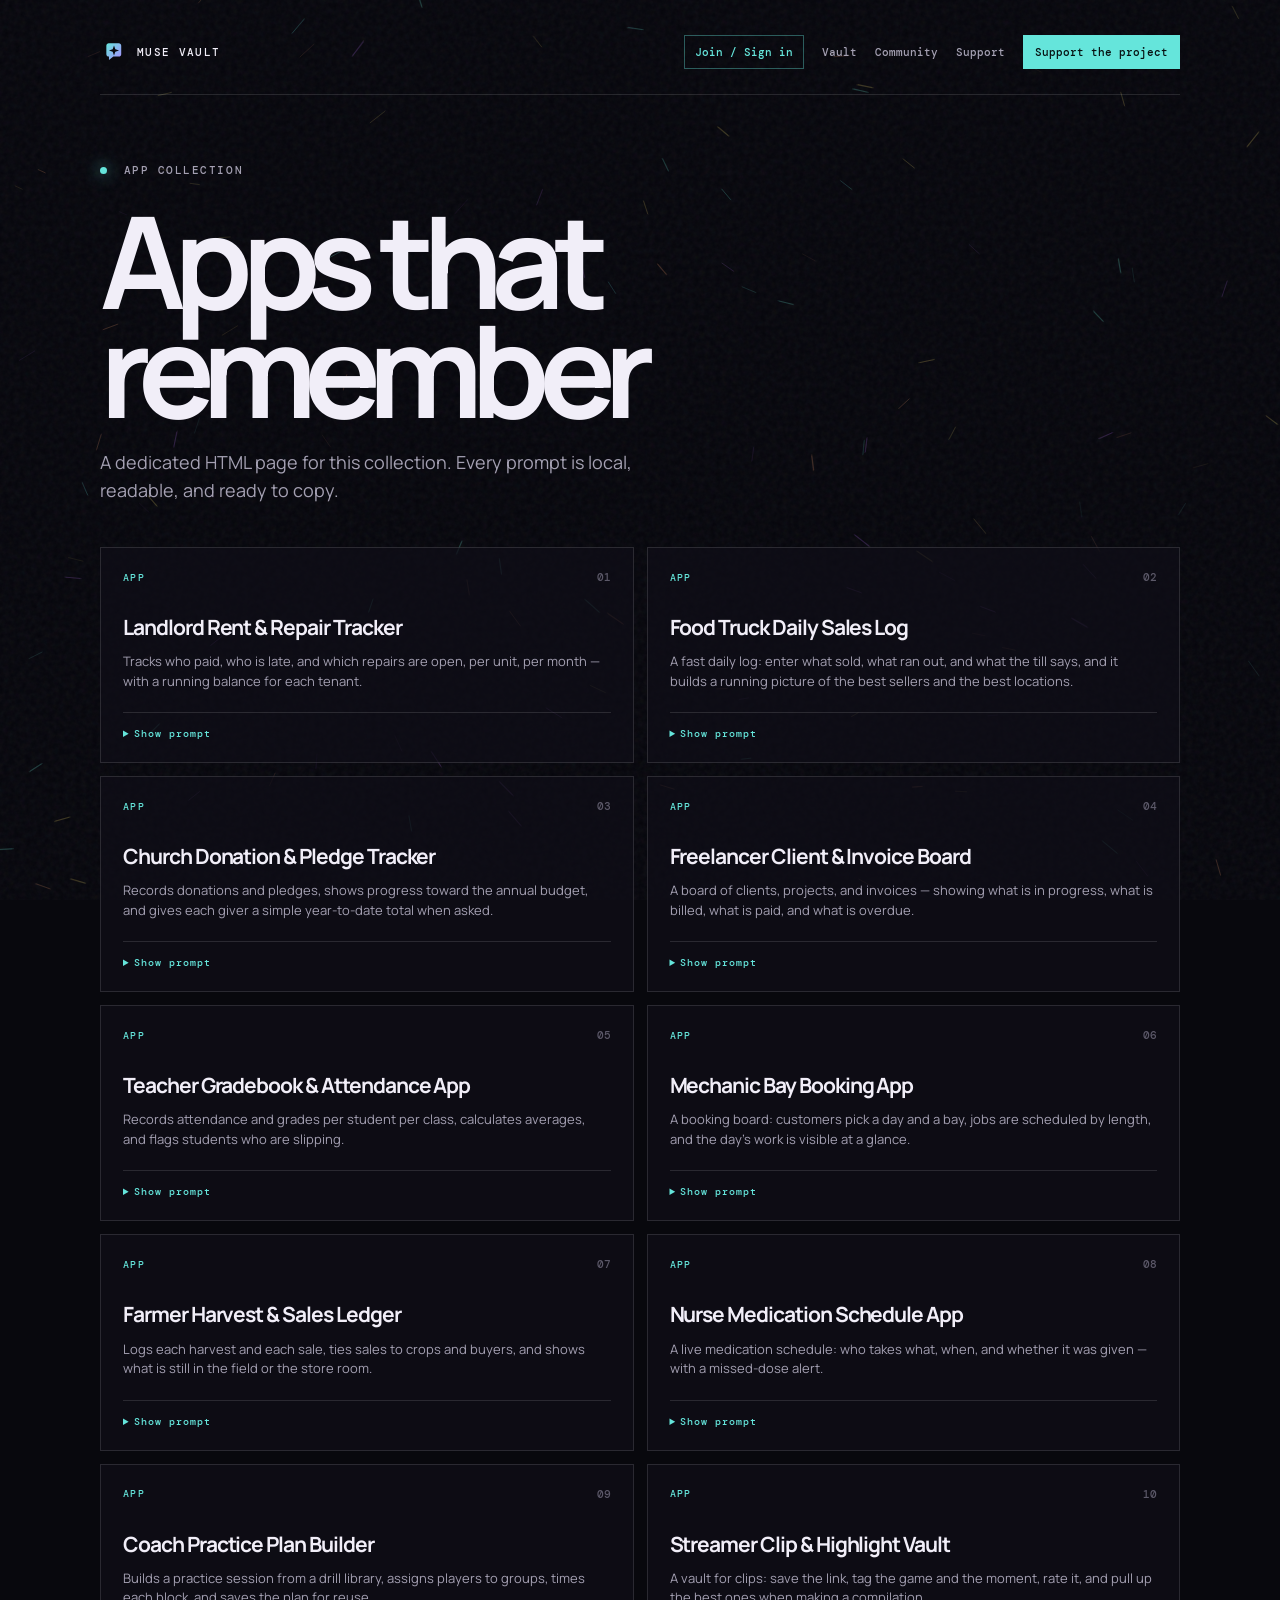
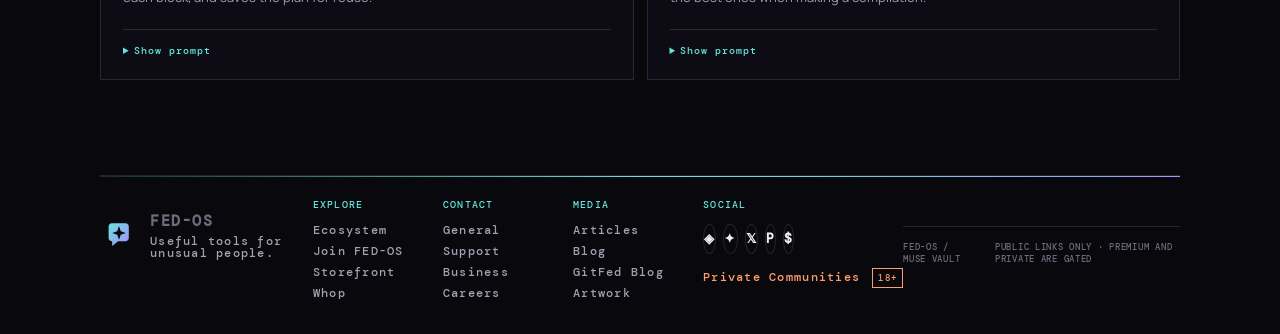
<file: apps.html>
<!doctype html><html lang="en"><head><meta charset="utf-8"><meta name="viewport" content="width=device-width,initial-scale=1"><link rel="icon" type="image/svg+xml" href="assets/mark.svg"><link rel="stylesheet" href="styles.css"><title>Apps that remember — Muse Vault</title></head><body><canvas id="atmosphere" aria-hidden="true"></canvas><div class="noise" aria-hidden="true"></div><main class="inner-page"><nav class="site-nav"><a class="brand" href="index.html"><img src="assets/mark.svg" alt=""> <span>MUSE VAULT</span></a><div class="nav-links"><a class="nav-login" href="join.html">Join / Sign in</a><a href="index.html">Vault</a><a href="community.html">Community</a><a href="support.html">Support</a><a class="nav-cta" href="payments.html">Support the project</a></div></nav><div class="page-hero"><div class="eyebrow"><span class="pulse"></span> APP COLLECTION</div><h1>Apps that remember</h1><p class="lede">A dedicated HTML page for this collection. Every prompt is local, readable, and ready to copy.</p></div><section class="catalog-list"><article class="catalog-card"><div class="card-top"><span class="tag">APP</span><span class="number">01</span></div><h2>Landlord Rent &amp; Repair Tracker</h2><p>Tracks who paid, who is late, and which repairs are open, per unit, per month — with a running balance for each tenant.</p><details><summary>Show prompt</summary><div class="detail-prompt">Create an APP (a space that does things, interactive, with its own live database): a Landlord Rent &amp; Repair Tracker. Tenant list per unit with rent and paid/overdue status, repair tickets tenants can open and I can close, monthly income totals, a late-fee calculator, and a full history per unit. Keep it simple enough to update from my phone.</div><button class="copy catalog-copy" data-copy="Create an APP (a space that does things, interactive, with its own live database): a Landlord Rent &amp; Repair Tracker. Tenant list per unit with rent and paid/overdue status, repair tickets tenants can open and I can close, monthly income totals, a late-fee calculator, and a full history per unit. Keep it simple enough to update from my phone.">COPY PROMPT</button></details></article><article class="catalog-card"><div class="card-top"><span class="tag">APP</span><span class="number">02</span></div><h2>Food Truck Daily Sales Log</h2><p>A fast daily log: enter what sold, what ran out, and what the till says, and it builds a running picture of the best sellers and the best locations.</p><details><summary>Show prompt</summary><div class="detail-prompt">Create an APP (a space that does things, interactive, with its own live database): a Food Truck Daily Sales Log. Quick-entry form for items sold, a location picker, sold-out flags, running best-seller and best-location totals, and an end-of-day cash vs card split. Fast enough to finish in two minutes after a shift.</div><button class="copy catalog-copy" data-copy="Create an APP (a space that does things, interactive, with its own live database): a Food Truck Daily Sales Log. Quick-entry form for items sold, a location picker, sold-out flags, running best-seller and best-location totals, and an end-of-day cash vs card split. Fast enough to finish in two minutes after a shift.">COPY PROMPT</button></details></article><article class="catalog-card"><div class="card-top"><span class="tag">APP</span><span class="number">03</span></div><h2>Church Donation &amp; Pledge Tracker</h2><p>Records donations and pledges, shows progress toward the annual budget, and gives each giver a simple year-to-date total when asked.</p><details><summary>Show prompt</summary><div class="detail-prompt">Create an APP (a space that does things, interactive, with its own live database): a Church Donation &amp; Pledge Tracker. Donation entry by giver, amount, date, and fund, pledge tracking with paid vs remaining, a budget progress bar, weekly offering totals, and a giver summary for year-end statements. Private and simple for a volunteer treasurer.</div><button class="copy catalog-copy" data-copy="Create an APP (a space that does things, interactive, with its own live database): a Church Donation &amp; Pledge Tracker. Donation entry by giver, amount, date, and fund, pledge tracking with paid vs remaining, a budget progress bar, weekly offering totals, and a giver summary for year-end statements. Private and simple for a volunteer treasurer.">COPY PROMPT</button></details></article><article class="catalog-card"><div class="card-top"><span class="tag">APP</span><span class="number">04</span></div><h2>Freelancer Client &amp; Invoice Board</h2><p>A board of clients, projects, and invoices — showing what is in progress, what is billed, what is paid, and what is overdue.</p><details><summary>Show prompt</summary><div class="detail-prompt">Create an APP (a space that does things, interactive, with its own live database): a Freelancer Client &amp; Invoice Board. Client cards with projects, project status from quoted to paid, an invoice list with overdue flags, monthly income from paid invoices, and a notes field per client. One screen that tells me who owes me what.</div><button class="copy catalog-copy" data-copy="Create an APP (a space that does things, interactive, with its own live database): a Freelancer Client &amp; Invoice Board. Client cards with projects, project status from quoted to paid, an invoice list with overdue flags, monthly income from paid invoices, and a notes field per client. One screen that tells me who owes me what.">COPY PROMPT</button></details></article><article class="catalog-card"><div class="card-top"><span class="tag">APP</span><span class="number">05</span></div><h2>Teacher Gradebook &amp; Attendance App</h2><p>Records attendance and grades per student per class, calculates averages, and flags students who are slipping.</p><details><summary>Show prompt</summary><div class="detail-prompt">Create an APP (a space that does things, interactive, with its own live database): a Teacher Gradebook &amp; Attendance App. Class rosters with one-tap attendance, weighted grade entry, automatic averages, flags for students missing classes or slipping in grades, and a parent-view summary. Built for a teacher with several classes.</div><button class="copy catalog-copy" data-copy="Create an APP (a space that does things, interactive, with its own live database): a Teacher Gradebook &amp; Attendance App. Class rosters with one-tap attendance, weighted grade entry, automatic averages, flags for students missing classes or slipping in grades, and a parent-view summary. Built for a teacher with several classes.">COPY PROMPT</button></details></article><article class="catalog-card"><div class="card-top"><span class="tag">APP</span><span class="number">06</span></div><h2>Mechanic Bay Booking App</h2><p>A booking board: customers pick a day and a bay, jobs are scheduled by length, and the day&#x27;s work is visible at a glance.</p><details><summary>Show prompt</summary><div class="detail-prompt">Create an APP (a space that does things, interactive, with its own live database): a Mechanic Bay Booking App. A bay calendar with jobs as time blocks, job entry with customer, vehicle, service, and hours, a conflict warning for double-booked bays, a today view, and a completed-jobs history with invoice amounts. Built for a garage with two or three bays.</div><button class="copy catalog-copy" data-copy="Create an APP (a space that does things, interactive, with its own live database): a Mechanic Bay Booking App. A bay calendar with jobs as time blocks, job entry with customer, vehicle, service, and hours, a conflict warning for double-booked bays, a today view, and a completed-jobs history with invoice amounts. Built for a garage with two or three bays.">COPY PROMPT</button></details></article><article class="catalog-card"><div class="card-top"><span class="tag">APP</span><span class="number">07</span></div><h2>Farmer Harvest &amp; Sales Ledger</h2><p>Logs each harvest and each sale, ties sales to crops and buyers, and shows what is still in the field or the store room.</p><details><summary>Show prompt</summary><div class="detail-prompt">Create an APP (a space that does things, interactive, with its own live database): a Farmer Harvest &amp; Sales Ledger. Harvest entry by crop, field, and quantity, sale entry by buyer and price, a live stock view of what is left, a buyer list with season totals, and income per crop. Simple enough to update in the field.</div><button class="copy catalog-copy" data-copy="Create an APP (a space that does things, interactive, with its own live database): a Farmer Harvest &amp; Sales Ledger. Harvest entry by crop, field, and quantity, sale entry by buyer and price, a live stock view of what is left, a buyer list with season totals, and income per crop. Simple enough to update in the field.">COPY PROMPT</button></details></article><article class="catalog-card"><div class="card-top"><span class="tag">APP</span><span class="number">08</span></div><h2>Nurse Medication Schedule App</h2><p>A live medication schedule: who takes what, when, and whether it was given — with a missed-dose alert.</p><details><summary>Show prompt</summary><div class="detail-prompt">Create an APP (a space that does things, interactive, with its own live database): a Nurse Medication Schedule App. Patient list with medications, doses, and times, a due-now view sorted by next dose, one-tap given marking with timestamp, missed-dose flags, and a daily summary per patient. Clear and calm, built for use during a busy shift.</div><button class="copy catalog-copy" data-copy="Create an APP (a space that does things, interactive, with its own live database): a Nurse Medication Schedule App. Patient list with medications, doses, and times, a due-now view sorted by next dose, one-tap given marking with timestamp, missed-dose flags, and a daily summary per patient. Clear and calm, built for use during a busy shift.">COPY PROMPT</button></details></article><article class="catalog-card"><div class="card-top"><span class="tag">APP</span><span class="number">09</span></div><h2>Coach Practice Plan Builder</h2><p>Builds a practice session from a drill library, assigns players to groups, times each block, and saves the plan for reuse.</p><details><summary>Show prompt</summary><div class="detail-prompt">Create an APP (a space that does things, interactive, with its own live database): a Coach Practice Plan Builder. A drill library with purpose and duration, a session builder that times each block, group assignment for players, saved sessions that can be copied for next week, and a printable session sheet. Built for a coach planning the night before.</div><button class="copy catalog-copy" data-copy="Create an APP (a space that does things, interactive, with its own live database): a Coach Practice Plan Builder. A drill library with purpose and duration, a session builder that times each block, group assignment for players, saved sessions that can be copied for next week, and a printable session sheet. Built for a coach planning the night before.">COPY PROMPT</button></details></article><article class="catalog-card"><div class="card-top"><span class="tag">APP</span><span class="number">10</span></div><h2>Streamer Clip &amp; Highlight Vault</h2><p>A vault for clips: save the link, tag the game and the moment, rate it, and pull up the best ones when making a compilation.</p><details><summary>Show prompt</summary><div class="detail-prompt">Create an APP (a space that does things, interactive, with its own live database): a Streamer Clip &amp; Highlight Vault. Clip entry with title, link, game, and description, tags for funny, clutch, fail, wholesome, and rage, star ratings, filter and search by game or tag, and a best-of list for compilations. Built for a streamer who clips a lot.</div><button class="copy catalog-copy" data-copy="Create an APP (a space that does things, interactive, with its own live database): a Streamer Clip &amp; Highlight Vault. Clip entry with title, link, game, and description, tags for funny, clutch, fail, wholesome, and rage, star ratings, filter and search by game or tag, and a best-of list for compilations. Built for a streamer who clips a lot.">COPY PROMPT</button></details></article></section><footer class="site-footer"><div class="footer-brand"><img src="assets/mark.svg" alt=""><div><strong>FED-OS</strong><span>Useful tools for unusual people.</span></div></div><div class="footer-columns"><div><span class="footer-label">EXPLORE</span><a href="https://www.fedpromptly.org" target="_blank" rel="noopener">Ecosystem</a><a href="https://www.fedpromptly.com/aid" target="_blank" rel="noopener">Join FED-OS</a><a href="https://www.jabburr.com/fed-os" target="_blank" rel="noopener">Storefront</a><a href="https://whop.com/fedpromptly/" target="_blank" rel="noopener">Whop</a></div><div><span class="footer-label">CONTACT</span><a href="mailto:contact@fedpromptly.com">General</a><a href="mailto:support@fedpromptly.com">Support</a><a href="mailto:business@fedpromptly.com">Business</a><a href="mailto:careers@fedpromptly.com">Careers</a></div><div><span class="footer-label">MEDIA</span><a href="https://substack.com/@fedpromptly" target="_blank" rel="noopener">Articles</a><a href="https://fedpromptly.wordpress.com/" target="_blank" rel="noopener">Blog</a><a href="https://gitfed.substack.com/" target="_blank" rel="noopener">GitFed Blog</a><a href="https://www.deviantart.com/fedpromptly" target="_blank" rel="noopener">Artwork</a></div><div><span class="footer-label">SOCIAL</span><div class="social-buttons"><a class="social-icon" aria-label="Developers Discord" href="https://discord.gg/Jm4XStx4Pf" target="_blank" rel="noopener">◈</a><a class="social-icon" aria-label="Bluesky" href="https://bsky.app/profile/fed-os.bsky.social" target="_blank" rel="noopener">✦</a><a class="social-icon" aria-label="X" href="https://x.com/Fedpromptly" target="_blank" rel="noopener">𝕏</a><a class="social-icon" aria-label="Patreon" href="https://www.patreon.com/c/FEDpromptly" target="_blank" rel="noopener">P</a><a class="social-icon" aria-label="Tips and donations" href="https://buymeacoffee.com/fedpromptly" target="_blank" rel="noopener">$</a></div><a class="private-link" href="private-communities.html">Private Communities <span>18+</span></a></div></div><div class="footer-bottom"><span>FED-OS / MUSE VAULT</span><span>PUBLIC LINKS ONLY · PREMIUM AND PRIVATE ARE GATED</span></div></footer><script src="site-effects.js"></script></main><script>document.querySelectorAll('.catalog-copy').forEach(b=>b.addEventListener('click',async()=>{await navigator.clipboard.writeText(b.dataset.copy);b.textContent='COPIED';setTimeout(()=>b.textContent='COPY PROMPT',1000)}));</script></body></html>
</file>
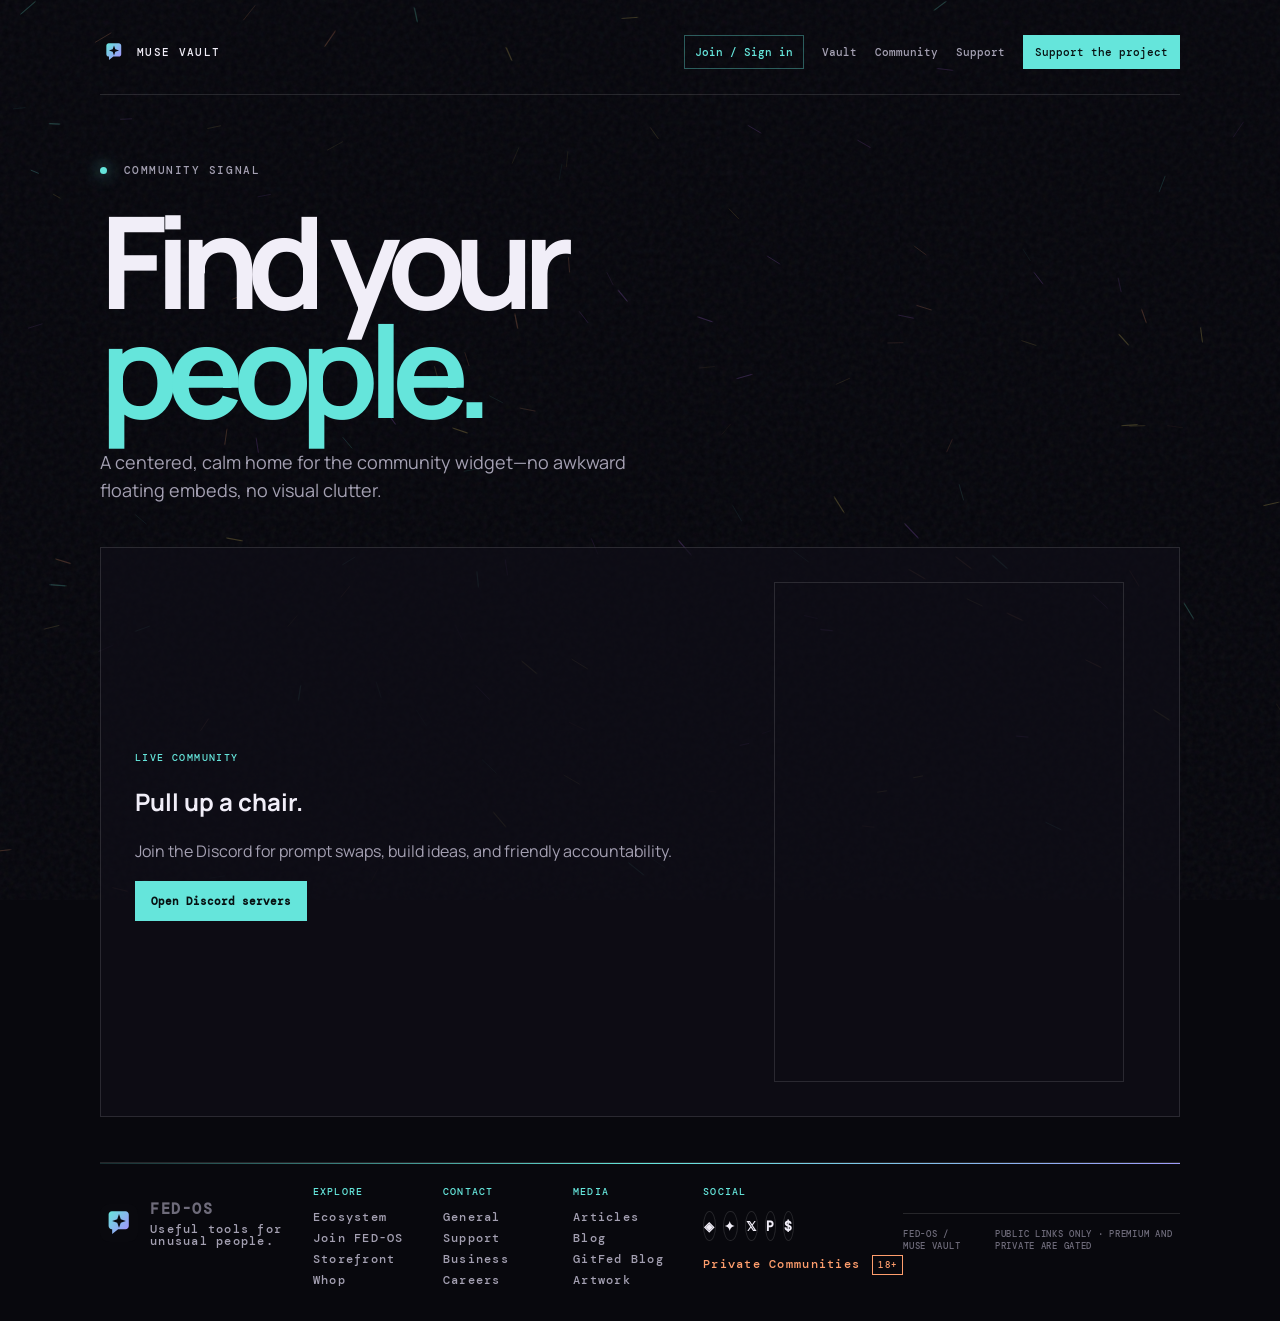
<file: community.html>
<!doctype html><html lang="en"><head><meta charset="utf-8"><meta name="viewport" content="width=device-width,initial-scale=1"><link rel="icon" type="image/svg+xml" href="assets/mark.svg"><link rel="stylesheet" href="styles.css"><title>Community — Muse Vault</title></head><body><canvas id="atmosphere" aria-hidden="true"></canvas><div class="noise" aria-hidden="true"></div><main class="inner-page"><nav class="site-nav"><a class="brand" href="index.html"><img src="assets/mark.svg" alt=""> <span>MUSE VAULT</span></a><div class="nav-links"><a class="nav-login" href="join.html">Join / Sign in</a><a href="index.html">Vault</a><a href="community.html">Community</a><a href="support.html">Support</a><a class="nav-cta" href="payments.html">Support the project</a></div></nav><div class="page-hero"><div class="eyebrow"><span class="pulse"></span> COMMUNITY SIGNAL</div><h1>Find your<br><em>people.</em></h1><p class="lede">A centered, calm home for the community widget—no awkward floating embeds, no visual clutter.</p></div><section class="discord-wrap"><div><span class="tag">LIVE COMMUNITY</span><h2>Pull up a chair.</h2><p class="detail-copy">Join the Discord for prompt swaps, build ideas, and friendly accountability.</p><a class="button" href="discord.html">Open Discord servers</a></div><iframe src="https://discord.com/widget?id=1400235929154879490&amp;theme=dark" title="Muse Vault Discord" width="350" height="500" allowtransparency="true" frameborder="0" sandbox="allow-popups allow-popups-to-escape-sandbox allow-same-origin allow-scripts"></iframe></section><footer class="site-footer"><div class="footer-brand"><img src="assets/mark.svg" alt=""><div><strong>FED-OS</strong><span>Useful tools for unusual people.</span></div></div><div class="footer-columns"><div><span class="footer-label">EXPLORE</span><a href="https://www.fedpromptly.org" target="_blank" rel="noopener">Ecosystem</a><a href="https://www.fedpromptly.com/aid" target="_blank" rel="noopener">Join FED-OS</a><a href="https://www.jabburr.com/fed-os" target="_blank" rel="noopener">Storefront</a><a href="https://whop.com/fedpromptly/" target="_blank" rel="noopener">Whop</a></div><div><span class="footer-label">CONTACT</span><a href="mailto:contact@fedpromptly.com">General</a><a href="mailto:support@fedpromptly.com">Support</a><a href="mailto:business@fedpromptly.com">Business</a><a href="mailto:careers@fedpromptly.com">Careers</a></div><div><span class="footer-label">MEDIA</span><a href="https://substack.com/@fedpromptly" target="_blank" rel="noopener">Articles</a><a href="https://fedpromptly.wordpress.com/" target="_blank" rel="noopener">Blog</a><a href="https://gitfed.substack.com/" target="_blank" rel="noopener">GitFed Blog</a><a href="https://www.deviantart.com/fedpromptly" target="_blank" rel="noopener">Artwork</a></div><div><span class="footer-label">SOCIAL</span><div class="social-buttons"><a class="social-icon" aria-label="Developers Discord" href="https://discord.gg/Jm4XStx4Pf" target="_blank" rel="noopener">◈</a><a class="social-icon" aria-label="Bluesky" href="https://bsky.app/profile/fed-os.bsky.social" target="_blank" rel="noopener">✦</a><a class="social-icon" aria-label="X" href="https://x.com/Fedpromptly" target="_blank" rel="noopener">𝕏</a><a class="social-icon" aria-label="Patreon" href="https://www.patreon.com/c/FEDpromptly" target="_blank" rel="noopener">P</a><a class="social-icon" aria-label="Tips and donations" href="https://buymeacoffee.com/fedpromptly" target="_blank" rel="noopener">$</a></div><a class="private-link" href="private-communities.html">Private Communities <span>18+</span></a></div></div><div class="footer-bottom"><span>FED-OS / MUSE VAULT</span><span>PUBLIC LINKS ONLY · PREMIUM AND PRIVATE ARE GATED</span></div></footer><script src="site-effects.js"></script></body></html>
</file>
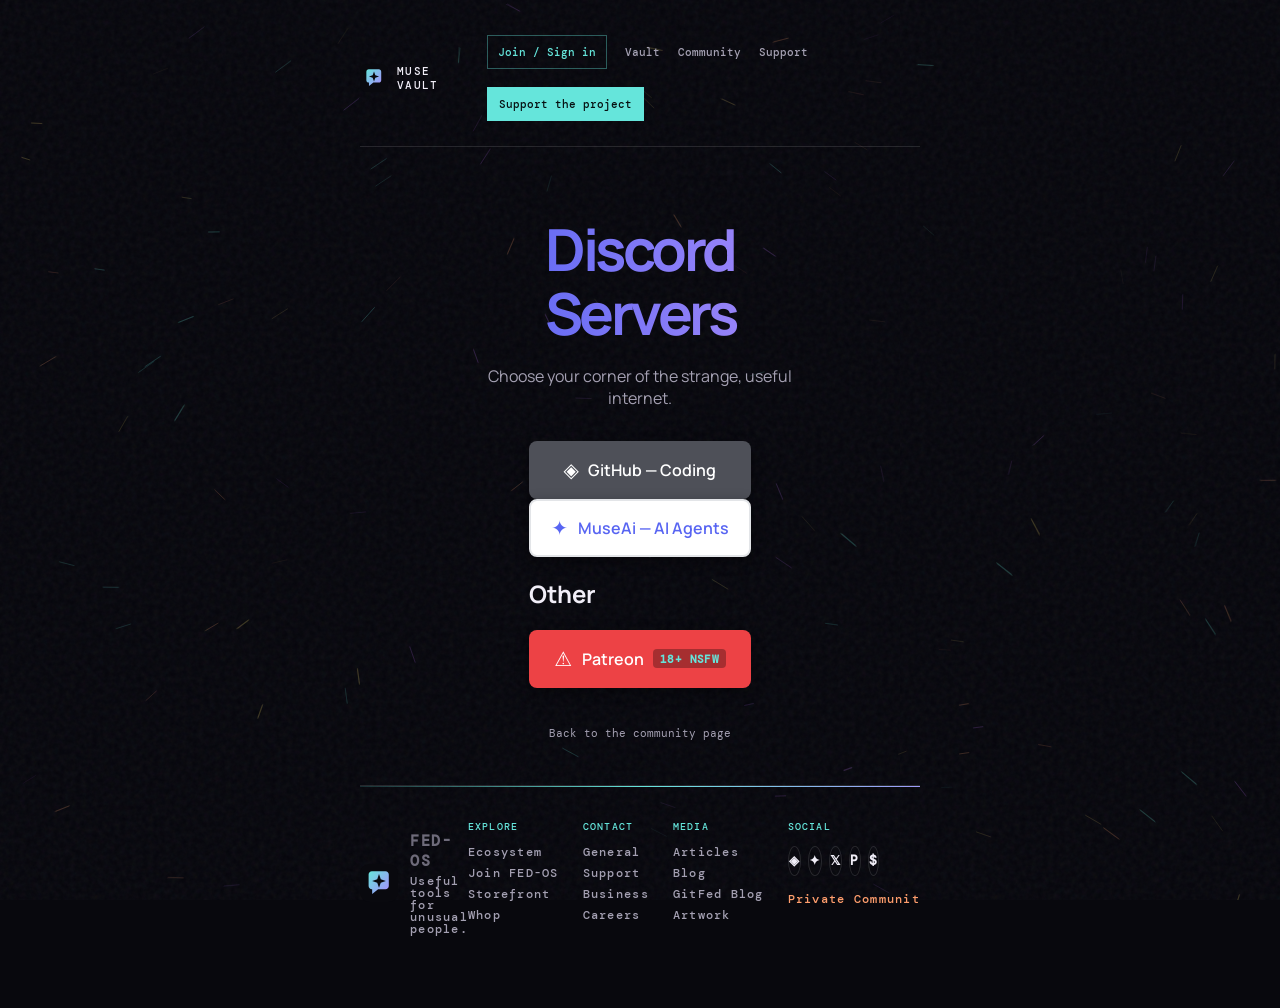
<file: discord.html>
<!doctype html><html lang="en"><head><meta charset="utf-8"><meta name="viewport" content="width=device-width,initial-scale=1"><link rel="icon" type="image/svg+xml" href="assets/mark.svg"><link rel="stylesheet" href="styles.css"><title>Discord Servers — Muse Vault</title></head><body><canvas id="atmosphere" aria-hidden="true"></canvas><div class="noise" aria-hidden="true"></div><main class="discord-page"><nav class="site-nav"><a class="brand" href="index.html"><img src="assets/mark.svg" alt=""> <span>MUSE VAULT</span></a><div class="nav-links"><a class="nav-login" href="join.html">Join / Sign in</a><a href="index.html">Vault</a><a href="community.html">Community</a><a href="support.html">Support</a><a class="nav-cta" href="payments.html">Support the project</a></div></nav><div class="discord-wrap-single"><h1 class="discord-title">Discord Servers</h1><p class="discord-subtitle">Choose your corner of the strange, useful internet.</p><div class="button-stack"><a class="discord-btn github" href="https://discord.com/invite/Jm4XStx4Pf" target="_blank" rel="noopener noreferrer"><span class="discord-icon">◈</span>GitHub — Coding</a><a class="discord-btn museai" href="https://discord.com/invite/dPPdvYys2a" target="_blank" rel="noopener noreferrer"><span class="discord-icon">✦</span>MuseAi — AI Agents</a><h2 class="section-label">Other</h2><a class="discord-btn nsfw" id="nsfwBtn" href="https://discord.com/invite/ZxK2asxt2W"><span class="discord-icon">⚠</span>Patreon <span class="tag">18+ NSFW</span></a></div><a class="quiet-link" href="community.html">Back to the community page</a></div><dialog id="ageGate" class="discord-age-gate"><h2>Age Verification Required</h2><p>The Patreon server contains <strong>adult (18+ / NSFW)</strong> content. To request access, you must confirm that you are of legal age in your country.</p><label class="verify"><input type="checkbox" id="ageCheck"><span>I confirm that I am <strong>18 years or older</strong> and consent to viewing adult content.</span></label><div class="gate-actions"><button type="button" class="gate-btn confirm" id="ageConfirm" disabled>Email MuseAi for access</button><button type="button" class="gate-btn cancel" id="ageCancel">Cancel</button></div></dialog><footer class="site-footer"><div class="footer-brand"><img src="assets/mark.svg" alt=""><div><strong>FED-OS</strong><span>Useful tools for unusual people.</span></div></div><div class="footer-columns"><div><span class="footer-label">EXPLORE</span><a href="https://www.fedpromptly.org" target="_blank" rel="noopener">Ecosystem</a><a href="https://www.fedpromptly.com/aid" target="_blank" rel="noopener">Join FED-OS</a><a href="https://www.jabburr.com/fed-os" target="_blank" rel="noopener">Storefront</a><a href="https://whop.com/fedpromptly/" target="_blank" rel="noopener">Whop</a></div><div><span class="footer-label">CONTACT</span><a href="mailto:contact@fedpromptly.com">General</a><a href="mailto:support@fedpromptly.com">Support</a><a href="mailto:business@fedpromptly.com">Business</a><a href="mailto:careers@fedpromptly.com">Careers</a></div><div><span class="footer-label">MEDIA</span><a href="https://substack.com/@fedpromptly" target="_blank" rel="noopener">Articles</a><a href="https://fedpromptly.wordpress.com/" target="_blank" rel="noopener">Blog</a><a href="https://gitfed.substack.com/" target="_blank" rel="noopener">GitFed Blog</a><a href="https://www.deviantart.com/fedpromptly" target="_blank" rel="noopener">Artwork</a></div><div><span class="footer-label">SOCIAL</span><div class="social-buttons"><a class="social-icon" aria-label="Developers Discord" href="https://discord.gg/Jm4XStx4Pf" target="_blank" rel="noopener">◈</a><a class="social-icon" aria-label="Bluesky" href="https://bsky.app/profile/fed-os.bsky.social" target="_blank" rel="noopener">✦</a><a class="social-icon" aria-label="X" href="https://x.com/Fedpromptly" target="_blank" rel="noopener">𝕏</a><a class="social-icon" aria-label="Patreon" href="https://www.patreon.com/c/FEDpromptly" target="_blank" rel="noopener">P</a><a class="social-icon" aria-label="Tips and donations" href="https://buymeacoffee.com/fedpromptly" target="_blank" rel="noopener">$</a></div><a class="private-link" href="private-communities.html">Private Communities <span>18+</span></a></div></div><div class="footer-bottom"><span>FED-OS / MUSE VAULT</span><span>PUBLIC LINKS ONLY · PREMIUM AND PRIVATE ARE GATED</span></div></footer></main><script src="site-effects.js"></script><script>(function(){const gate=document.getElementById('ageGate'),b=document.getElementById('nsfwBtn'),check=document.getElementById('ageCheck'),confirm=document.getElementById('ageConfirm'),cancel=document.getElementById('ageCancel');b.addEventListener('click',e=>{e.preventDefault();check.checked=false;confirm.disabled=true;gate.showModal()});check.addEventListener('change',()=>confirm.disabled=!check.checked);confirm.addEventListener('click',()=>{if(!check.checked)return;gate.close();window.location.href='mailto:museai@fedpromptly.com?subject=18%25%20access%20request&body=I%20confirm%20that%20I%20am%2018%20or%20older%20and%20would%20like%20the%20redirected%20link.'});cancel.addEventListener('click',()=>gate.close());gate.addEventListener('click',e=>{if(e.target===gate)gate.close()})})();</script></body></html>
</file>
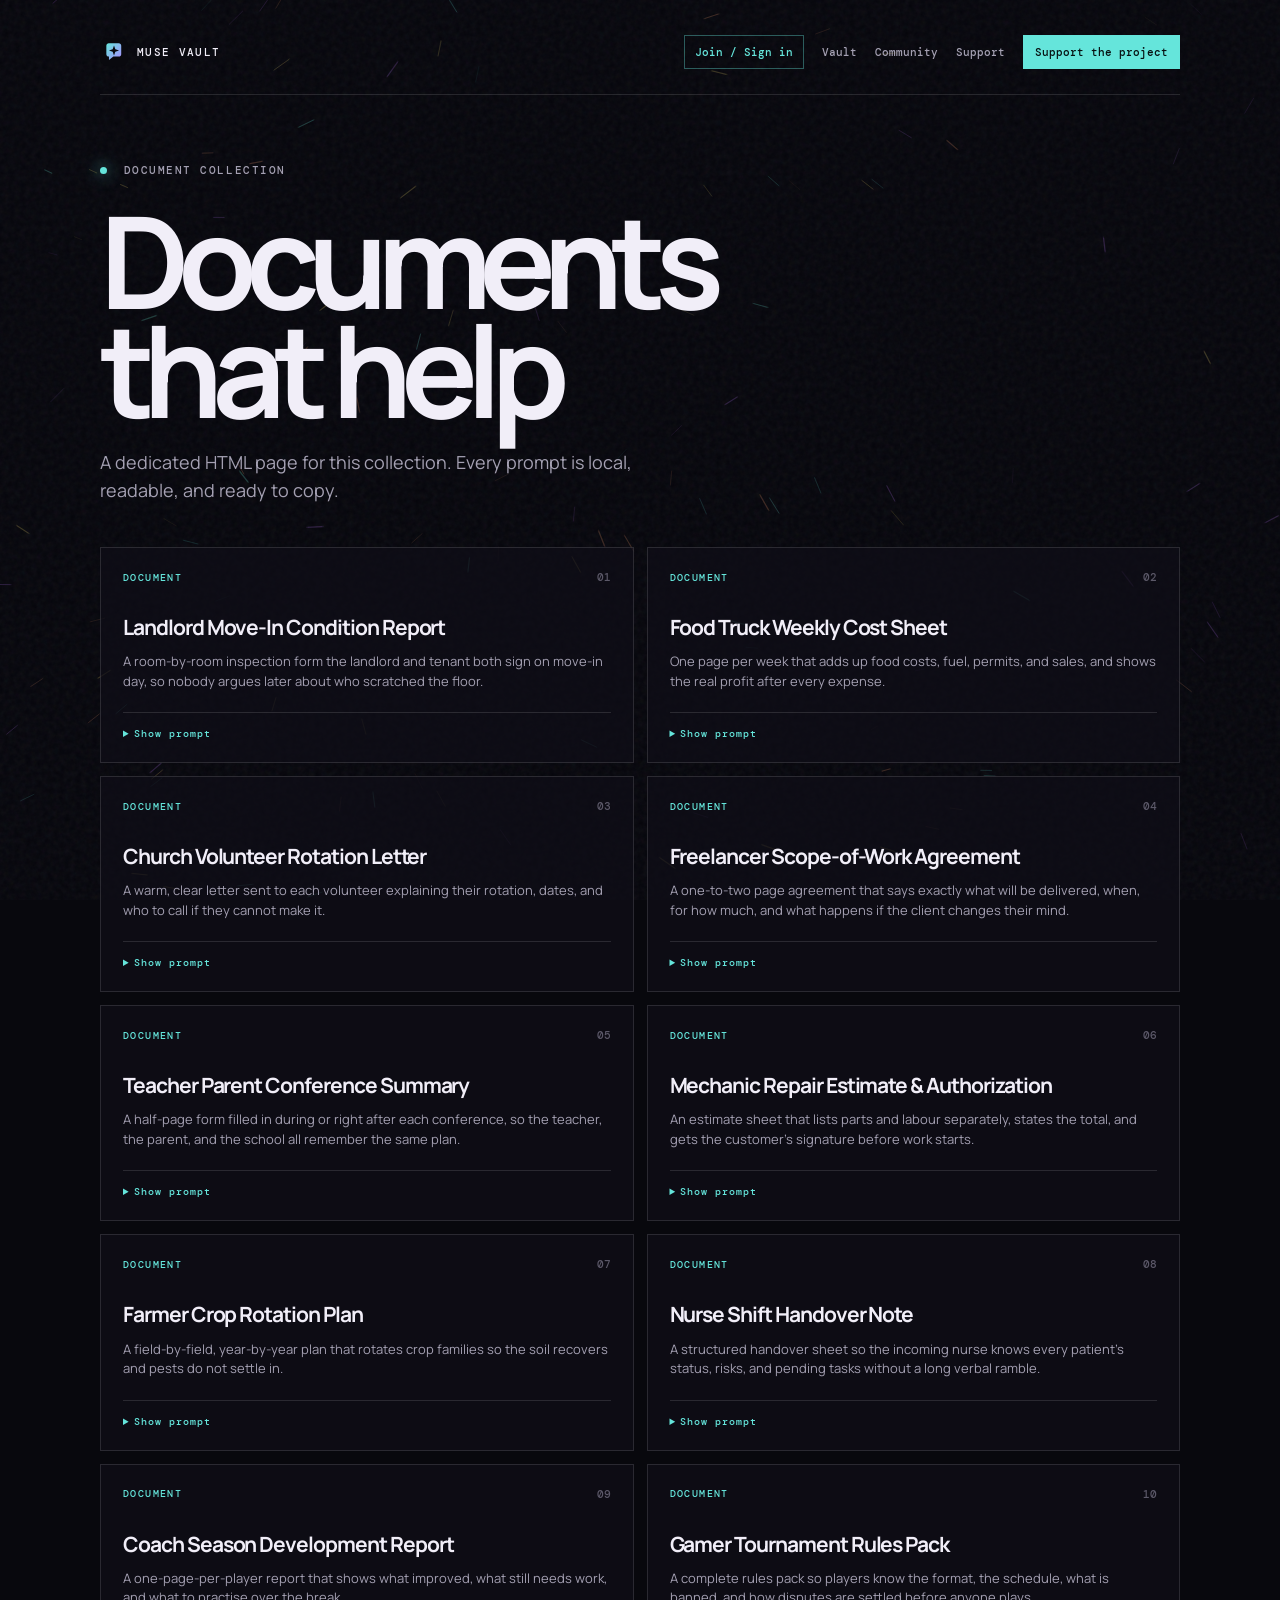
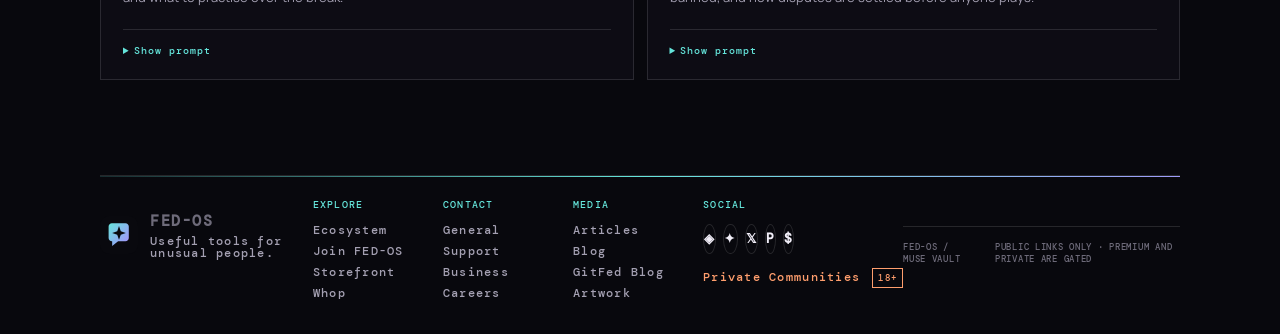
<file: documents.html>
<!doctype html><html lang="en"><head><meta charset="utf-8"><meta name="viewport" content="width=device-width,initial-scale=1"><link rel="icon" type="image/svg+xml" href="assets/mark.svg"><link rel="stylesheet" href="styles.css"><title>Documents that help — Muse Vault</title></head><body><canvas id="atmosphere" aria-hidden="true"></canvas><div class="noise" aria-hidden="true"></div><main class="inner-page"><nav class="site-nav"><a class="brand" href="index.html"><img src="assets/mark.svg" alt=""> <span>MUSE VAULT</span></a><div class="nav-links"><a class="nav-login" href="join.html">Join / Sign in</a><a href="index.html">Vault</a><a href="community.html">Community</a><a href="support.html">Support</a><a class="nav-cta" href="payments.html">Support the project</a></div></nav><div class="page-hero"><div class="eyebrow"><span class="pulse"></span> DOCUMENT COLLECTION</div><h1>Documents that help</h1><p class="lede">A dedicated HTML page for this collection. Every prompt is local, readable, and ready to copy.</p></div><section class="catalog-list"><article class="catalog-card"><div class="card-top"><span class="tag">DOCUMENT</span><span class="number">01</span></div><h2>Landlord Move-In Condition Report</h2><p>A room-by-room inspection form the landlord and tenant both sign on move-in day, so nobody argues later about who scratched the floor.</p><details><summary>Show prompt</summary><div class="detail-prompt">Create a DOCUMENT: a Landlord Move-In Condition Report as a printable document. Room-by-room checklist with condition grades, photo log slots, utility meter readings, signature lines for landlord and tenant, and a matching move-out column. Make it clean and ready to print on letter paper.</div><button class="copy catalog-copy" data-copy="Create a DOCUMENT: a Landlord Move-In Condition Report as a printable document. Room-by-room checklist with condition grades, photo log slots, utility meter readings, signature lines for landlord and tenant, and a matching move-out column. Make it clean and ready to print on letter paper.">COPY PROMPT</button></details></article><article class="catalog-card"><div class="card-top"><span class="tag">DOCUMENT</span><span class="number">02</span></div><h2>Food Truck Weekly Cost Sheet</h2><p>One page per week that adds up food costs, fuel, permits, and sales, and shows the real profit after every expense.</p><details><summary>Show prompt</summary><div class="detail-prompt">Create a DOCUMENT: a Food Truck Weekly Cost Sheet as a document with tables. Daily sales with cash/card split, food and supply costs, fixed costs like fuel and commissary fees, and a profit summary showing profit per hour worked. One page per week, ready to print and fill in by hand or on screen.</div><button class="copy catalog-copy" data-copy="Create a DOCUMENT: a Food Truck Weekly Cost Sheet as a document with tables. Daily sales with cash/card split, food and supply costs, fixed costs like fuel and commissary fees, and a profit summary showing profit per hour worked. One page per week, ready to print and fill in by hand or on screen.">COPY PROMPT</button></details></article><article class="catalog-card"><div class="card-top"><span class="tag">DOCUMENT</span><span class="number">03</span></div><h2>Church Volunteer Rotation Letter</h2><p>A warm, clear letter sent to each volunteer explaining their rotation, dates, and who to call if they cannot make it.</p><details><summary>Show prompt</summary><div class="detail-prompt">Create a DOCUMENT: a Church Volunteer Rotation Letter as a document. Personal greeting, a three-month rotation table with dates and team partners, a swap procedure, a genuine thank-you paragraph, and a reply section to confirm the schedule. Warm tone, ready to print and mail.</div><button class="copy catalog-copy" data-copy="Create a DOCUMENT: a Church Volunteer Rotation Letter as a document. Personal greeting, a three-month rotation table with dates and team partners, a swap procedure, a genuine thank-you paragraph, and a reply section to confirm the schedule. Warm tone, ready to print and mail.">COPY PROMPT</button></details></article><article class="catalog-card"><div class="card-top"><span class="tag">DOCUMENT</span><span class="number">04</span></div><h2>Freelancer Scope-of-Work Agreement</h2><p>A one-to-two page agreement that says exactly what will be delivered, when, for how much, and what happens if the client changes their mind.</p><details><summary>Show prompt</summary><div class="detail-prompt">Create a DOCUMENT: a Freelancer Scope-of-Work Agreement as a document. Plain-language deliverables list, payment schedule with deposit and milestones, two included revision rounds, a kill-fee clause, and signature lines. Short and clear, no legal jargon, ready to send to a client.</div><button class="copy catalog-copy" data-copy="Create a DOCUMENT: a Freelancer Scope-of-Work Agreement as a document. Plain-language deliverables list, payment schedule with deposit and milestones, two included revision rounds, a kill-fee clause, and signature lines. Short and clear, no legal jargon, ready to send to a client.">COPY PROMPT</button></details></article><article class="catalog-card"><div class="card-top"><span class="tag">DOCUMENT</span><span class="number">05</span></div><h2>Teacher Parent Conference Summary</h2><p>A half-page form filled in during or right after each conference, so the teacher, the parent, and the school all remember the same plan.</p><details><summary>Show prompt</summary><div class="detail-prompt">Create a DOCUMENT: a Teacher Parent Conference Summary as a document. Student details, strengths and concerns boxes, an agreed-actions table with owner and due date, a follow-up date, and signature lines for teacher and parent. Half a page, easy to complete in five minutes after a meeting.</div><button class="copy catalog-copy" data-copy="Create a DOCUMENT: a Teacher Parent Conference Summary as a document. Student details, strengths and concerns boxes, an agreed-actions table with owner and due date, a follow-up date, and signature lines for teacher and parent. Half a page, easy to complete in five minutes after a meeting.">COPY PROMPT</button></details></article><article class="catalog-card"><div class="card-top"><span class="tag">DOCUMENT</span><span class="number">06</span></div><h2>Mechanic Repair Estimate &amp; Authorization</h2><p>An estimate sheet that lists parts and labour separately, states the total, and gets the customer&#x27;s signature before work starts.</p><details><summary>Show prompt</summary><div class="detail-prompt">Create a DOCUMENT: a Mechanic Repair Estimate &amp; Authorization as a document. Vehicle details, a parts table with prices and warranties, labour lines with hours and rate, a total, a maximum-authorized-without-a-call line, and a customer signature block. Professional and ready to hand to a customer.</div><button class="copy catalog-copy" data-copy="Create a DOCUMENT: a Mechanic Repair Estimate &amp; Authorization as a document. Vehicle details, a parts table with prices and warranties, labour lines with hours and rate, a total, a maximum-authorized-without-a-call line, and a customer signature block. Professional and ready to hand to a customer.">COPY PROMPT</button></details></article><article class="catalog-card"><div class="card-top"><span class="tag">DOCUMENT</span><span class="number">07</span></div><h2>Farmer Crop Rotation Plan</h2><p>A field-by-field, year-by-year plan that rotates crop families so the soil recovers and pests do not settle in.</p><details><summary>Show prompt</summary><div class="detail-prompt">Create a DOCUMENT: a Farmer Crop Rotation Plan as a document. Field list with size and soil notes, a three-year rotation grid by crop family, cover crop and rest periods, last-year history per field, and a harvest window column. Practical and specific to a small farm, not a textbook.</div><button class="copy catalog-copy" data-copy="Create a DOCUMENT: a Farmer Crop Rotation Plan as a document. Field list with size and soil notes, a three-year rotation grid by crop family, cover crop and rest periods, last-year history per field, and a harvest window column. Practical and specific to a small farm, not a textbook.">COPY PROMPT</button></details></article><article class="catalog-card"><div class="card-top"><span class="tag">DOCUMENT</span><span class="number">08</span></div><h2>Nurse Shift Handover Note</h2><p>A structured handover sheet so the incoming nurse knows every patient&#x27;s status, risks, and pending tasks without a long verbal ramble.</p><details><summary>Show prompt</summary><div class="detail-prompt">Create a DOCUMENT: a Nurse Shift Handover Note as a document. One row per patient with bed, diagnosis, and acuity, SBAR-style boxes, a pending tasks checklist, watch-list flags for fall risk, allergy, and isolation, and a sign-off line. Clear enough to hand over in five minutes.</div><button class="copy catalog-copy" data-copy="Create a DOCUMENT: a Nurse Shift Handover Note as a document. One row per patient with bed, diagnosis, and acuity, SBAR-style boxes, a pending tasks checklist, watch-list flags for fall risk, allergy, and isolation, and a sign-off line. Clear enough to hand over in five minutes.">COPY PROMPT</button></details></article><article class="catalog-card"><div class="card-top"><span class="tag">DOCUMENT</span><span class="number">09</span></div><h2>Coach Season Development Report</h2><p>A one-page-per-player report that shows what improved, what still needs work, and what to practise over the break.</p><details><summary>Show prompt</summary><div class="detail-prompt">Create a DOCUMENT: a Coach Season Development Report as a document. One page per player with position and season, five skill ratings with short comments, attendance and effort notes, a three-item off-season practice plan, and a note to parents about next season registration. Encouraging and honest.</div><button class="copy catalog-copy" data-copy="Create a DOCUMENT: a Coach Season Development Report as a document. One page per player with position and season, five skill ratings with short comments, attendance and effort notes, a three-item off-season practice plan, and a note to parents about next season registration. Encouraging and honest.">COPY PROMPT</button></details></article><article class="catalog-card"><div class="card-top"><span class="tag">DOCUMENT</span><span class="number">10</span></div><h2>Gamer Tournament Rules Pack</h2><p>A complete rules pack so players know the format, the schedule, what is banned, and how disputes are settled before anyone plays.</p><details><summary>Show prompt</summary><div class="detail-prompt">Create a DOCUMENT: a Gamer Tournament Rules Pack as a document. Bracket format and tiebreakers, banned items or characters, match schedule with a late-arrival rule, a dispute procedure, prize split, and a code of conduct. Written for players, not lawyers, ready to share in a group chat.</div><button class="copy catalog-copy" data-copy="Create a DOCUMENT: a Gamer Tournament Rules Pack as a document. Bracket format and tiebreakers, banned items or characters, match schedule with a late-arrival rule, a dispute procedure, prize split, and a code of conduct. Written for players, not lawyers, ready to share in a group chat.">COPY PROMPT</button></details></article></section><footer class="site-footer"><div class="footer-brand"><img src="assets/mark.svg" alt=""><div><strong>FED-OS</strong><span>Useful tools for unusual people.</span></div></div><div class="footer-columns"><div><span class="footer-label">EXPLORE</span><a href="https://www.fedpromptly.org" target="_blank" rel="noopener">Ecosystem</a><a href="https://www.fedpromptly.com/aid" target="_blank" rel="noopener">Join FED-OS</a><a href="https://www.jabburr.com/fed-os" target="_blank" rel="noopener">Storefront</a><a href="https://whop.com/fedpromptly/" target="_blank" rel="noopener">Whop</a></div><div><span class="footer-label">CONTACT</span><a href="mailto:contact@fedpromptly.com">General</a><a href="mailto:support@fedpromptly.com">Support</a><a href="mailto:business@fedpromptly.com">Business</a><a href="mailto:careers@fedpromptly.com">Careers</a></div><div><span class="footer-label">MEDIA</span><a href="https://substack.com/@fedpromptly" target="_blank" rel="noopener">Articles</a><a href="https://fedpromptly.wordpress.com/" target="_blank" rel="noopener">Blog</a><a href="https://gitfed.substack.com/" target="_blank" rel="noopener">GitFed Blog</a><a href="https://www.deviantart.com/fedpromptly" target="_blank" rel="noopener">Artwork</a></div><div><span class="footer-label">SOCIAL</span><div class="social-buttons"><a class="social-icon" aria-label="Developers Discord" href="https://discord.gg/Jm4XStx4Pf" target="_blank" rel="noopener">◈</a><a class="social-icon" aria-label="Bluesky" href="https://bsky.app/profile/fed-os.bsky.social" target="_blank" rel="noopener">✦</a><a class="social-icon" aria-label="X" href="https://x.com/Fedpromptly" target="_blank" rel="noopener">𝕏</a><a class="social-icon" aria-label="Patreon" href="https://www.patreon.com/c/FEDpromptly" target="_blank" rel="noopener">P</a><a class="social-icon" aria-label="Tips and donations" href="https://buymeacoffee.com/fedpromptly" target="_blank" rel="noopener">$</a></div><a class="private-link" href="private-communities.html">Private Communities <span>18+</span></a></div></div><div class="footer-bottom"><span>FED-OS / MUSE VAULT</span><span>PUBLIC LINKS ONLY · PREMIUM AND PRIVATE ARE GATED</span></div></footer><script src="site-effects.js"></script></main><script>document.querySelectorAll('.catalog-copy').forEach(b=>b.addEventListener('click',async()=>{await navigator.clipboard.writeText(b.dataset.copy);b.textContent='COPIED';setTimeout(()=>b.textContent='COPY PROMPT',1000)}));</script></body></html>
</file>
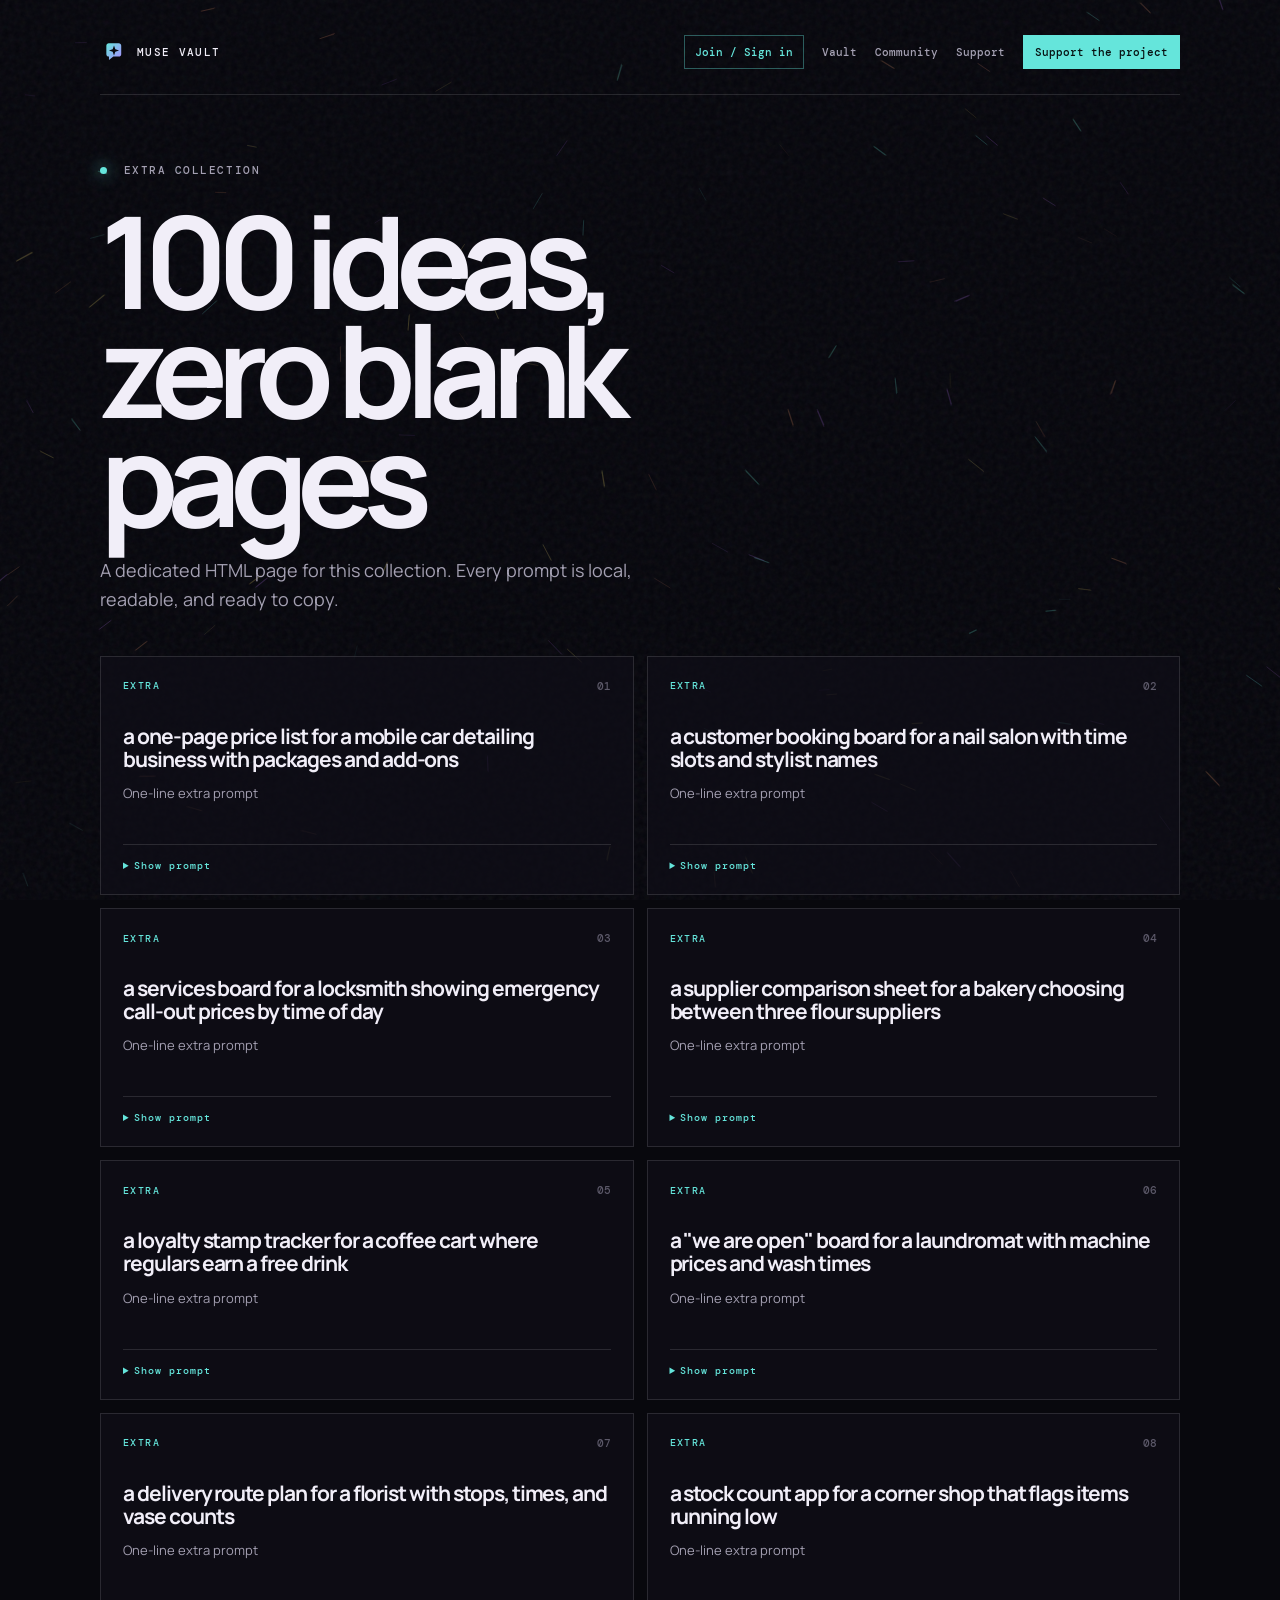
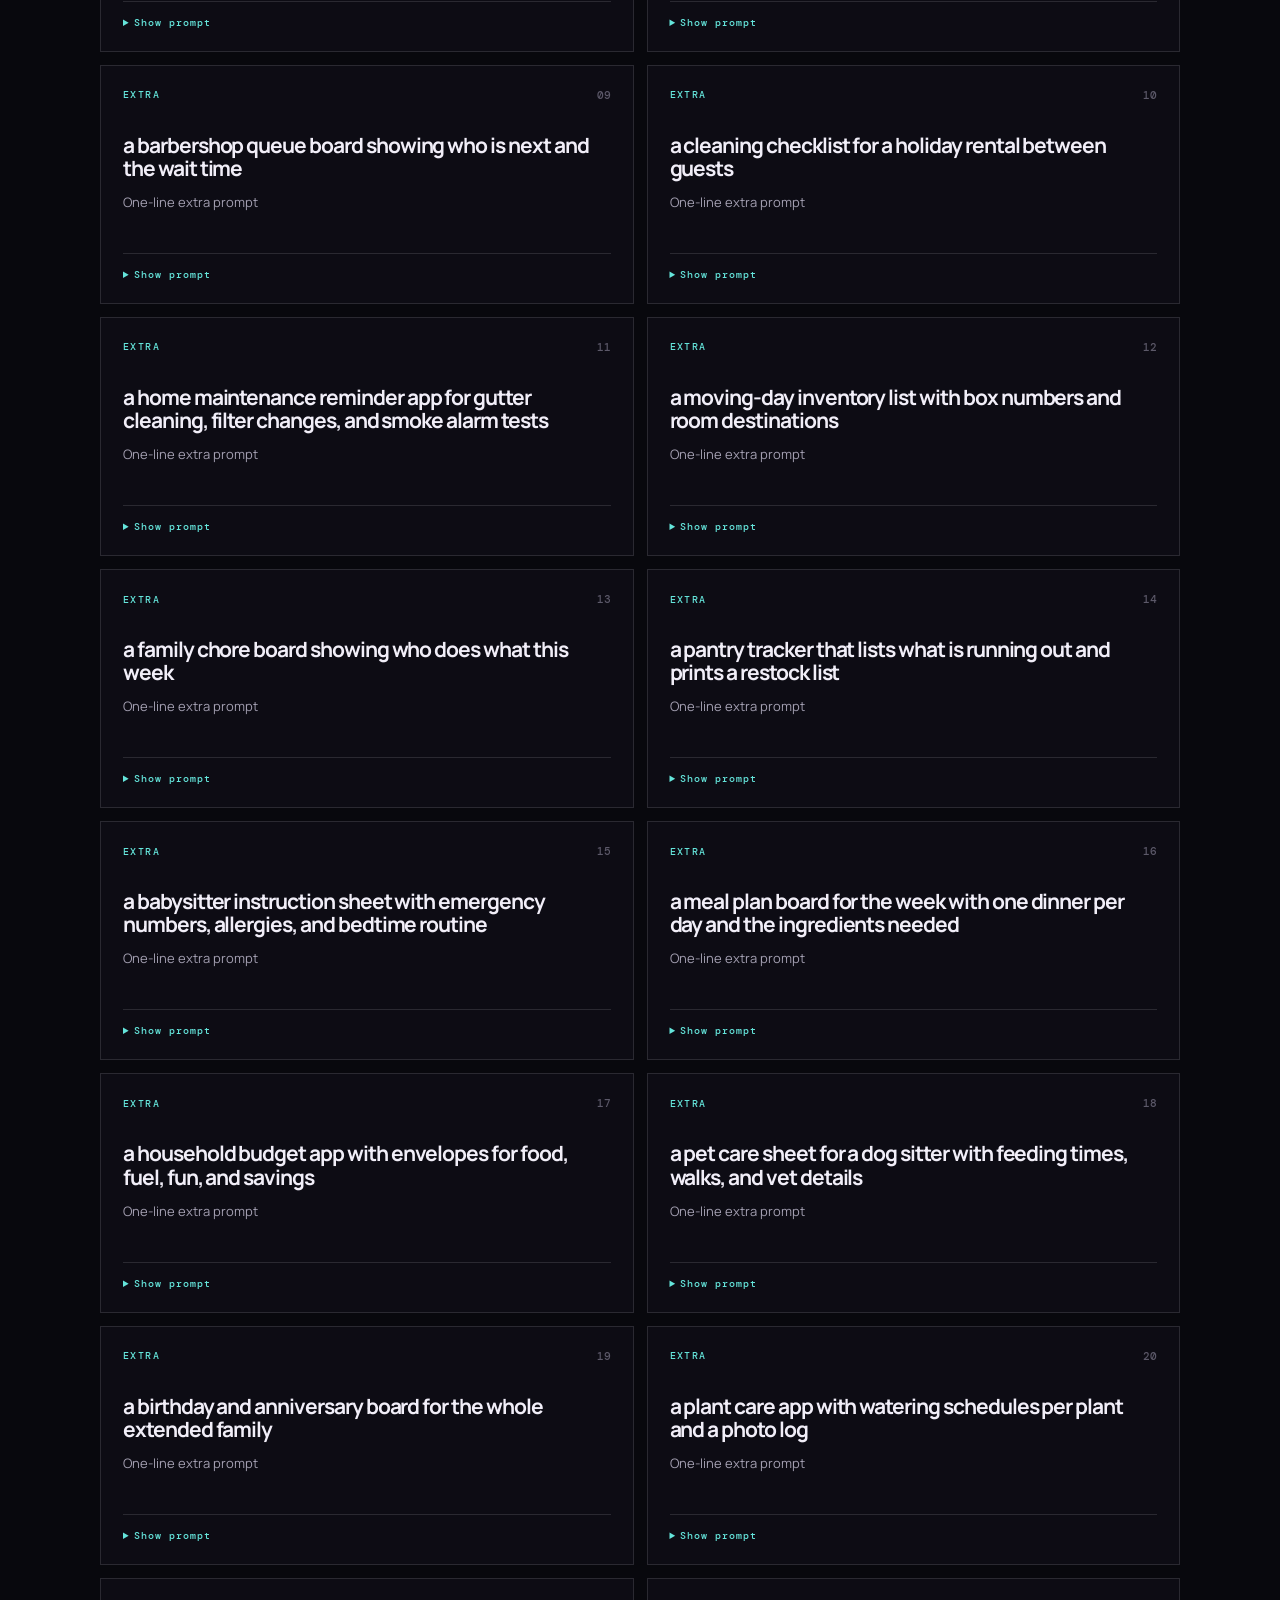
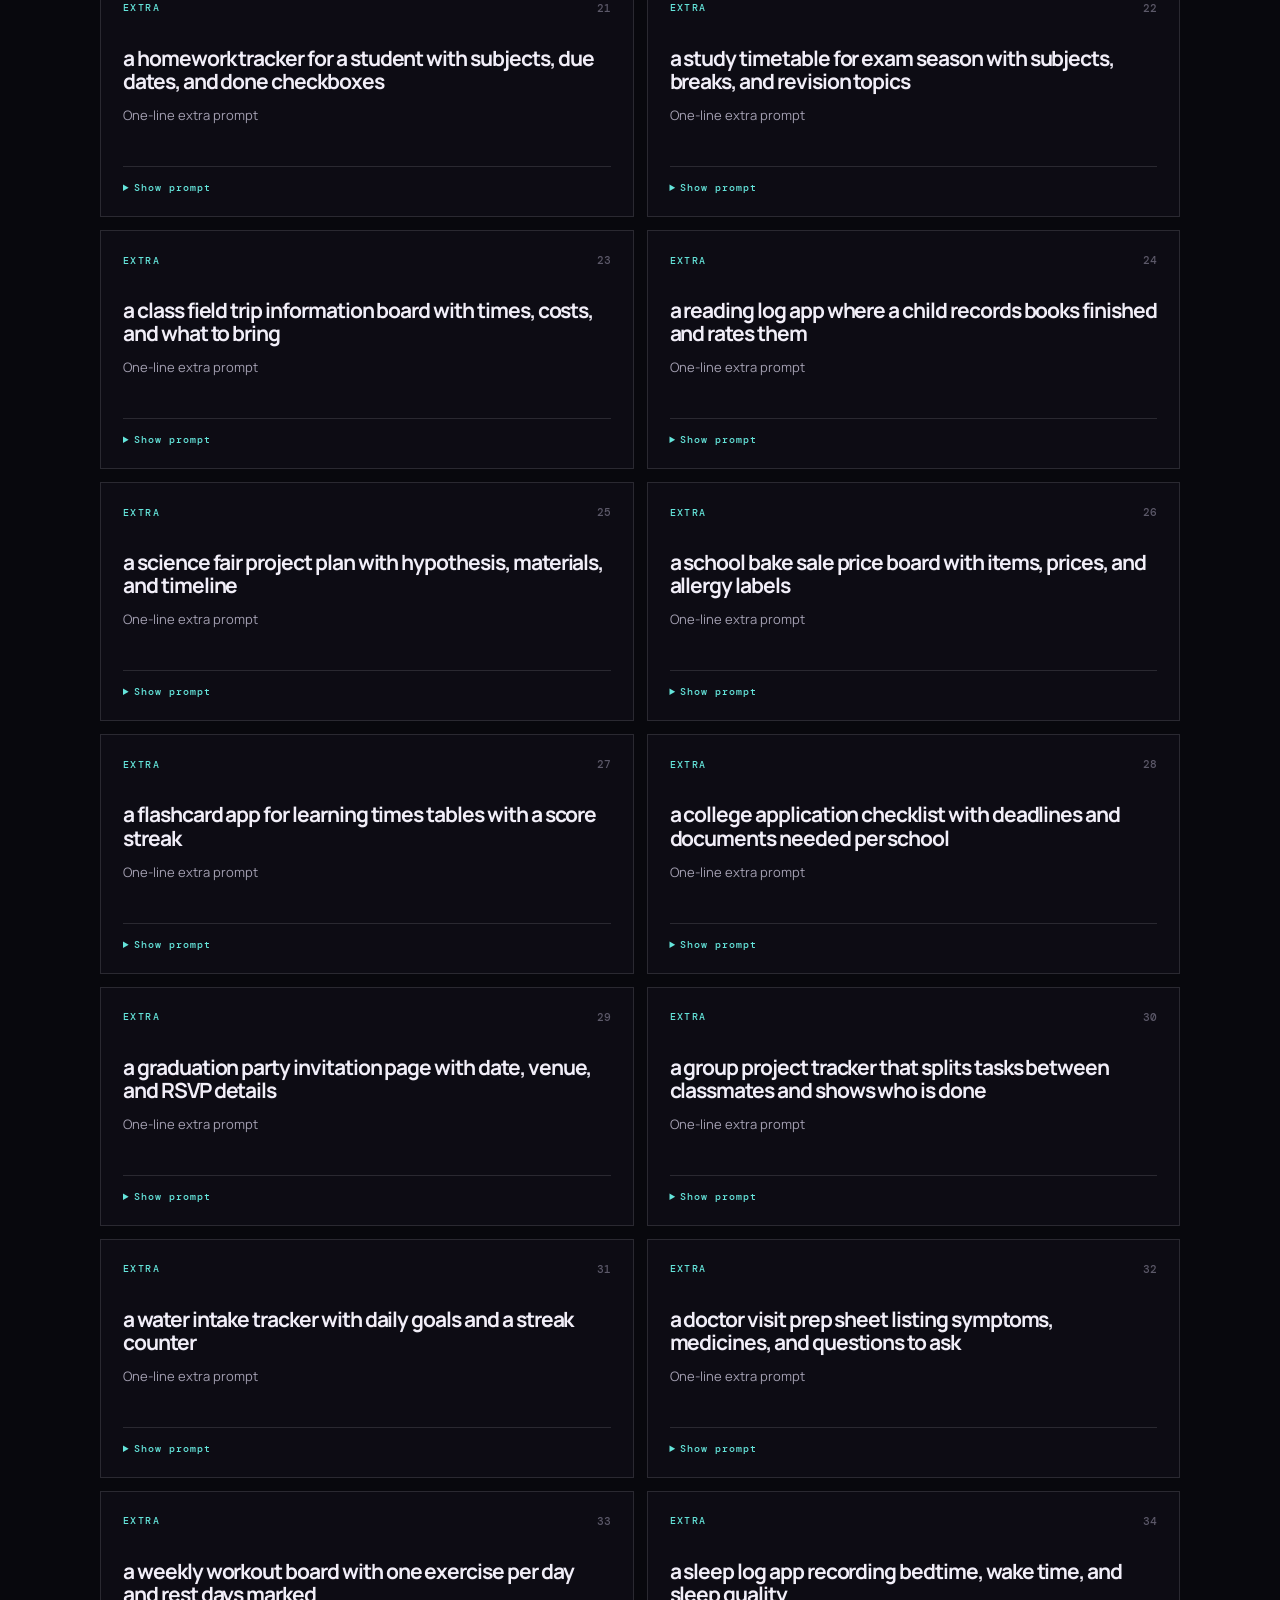
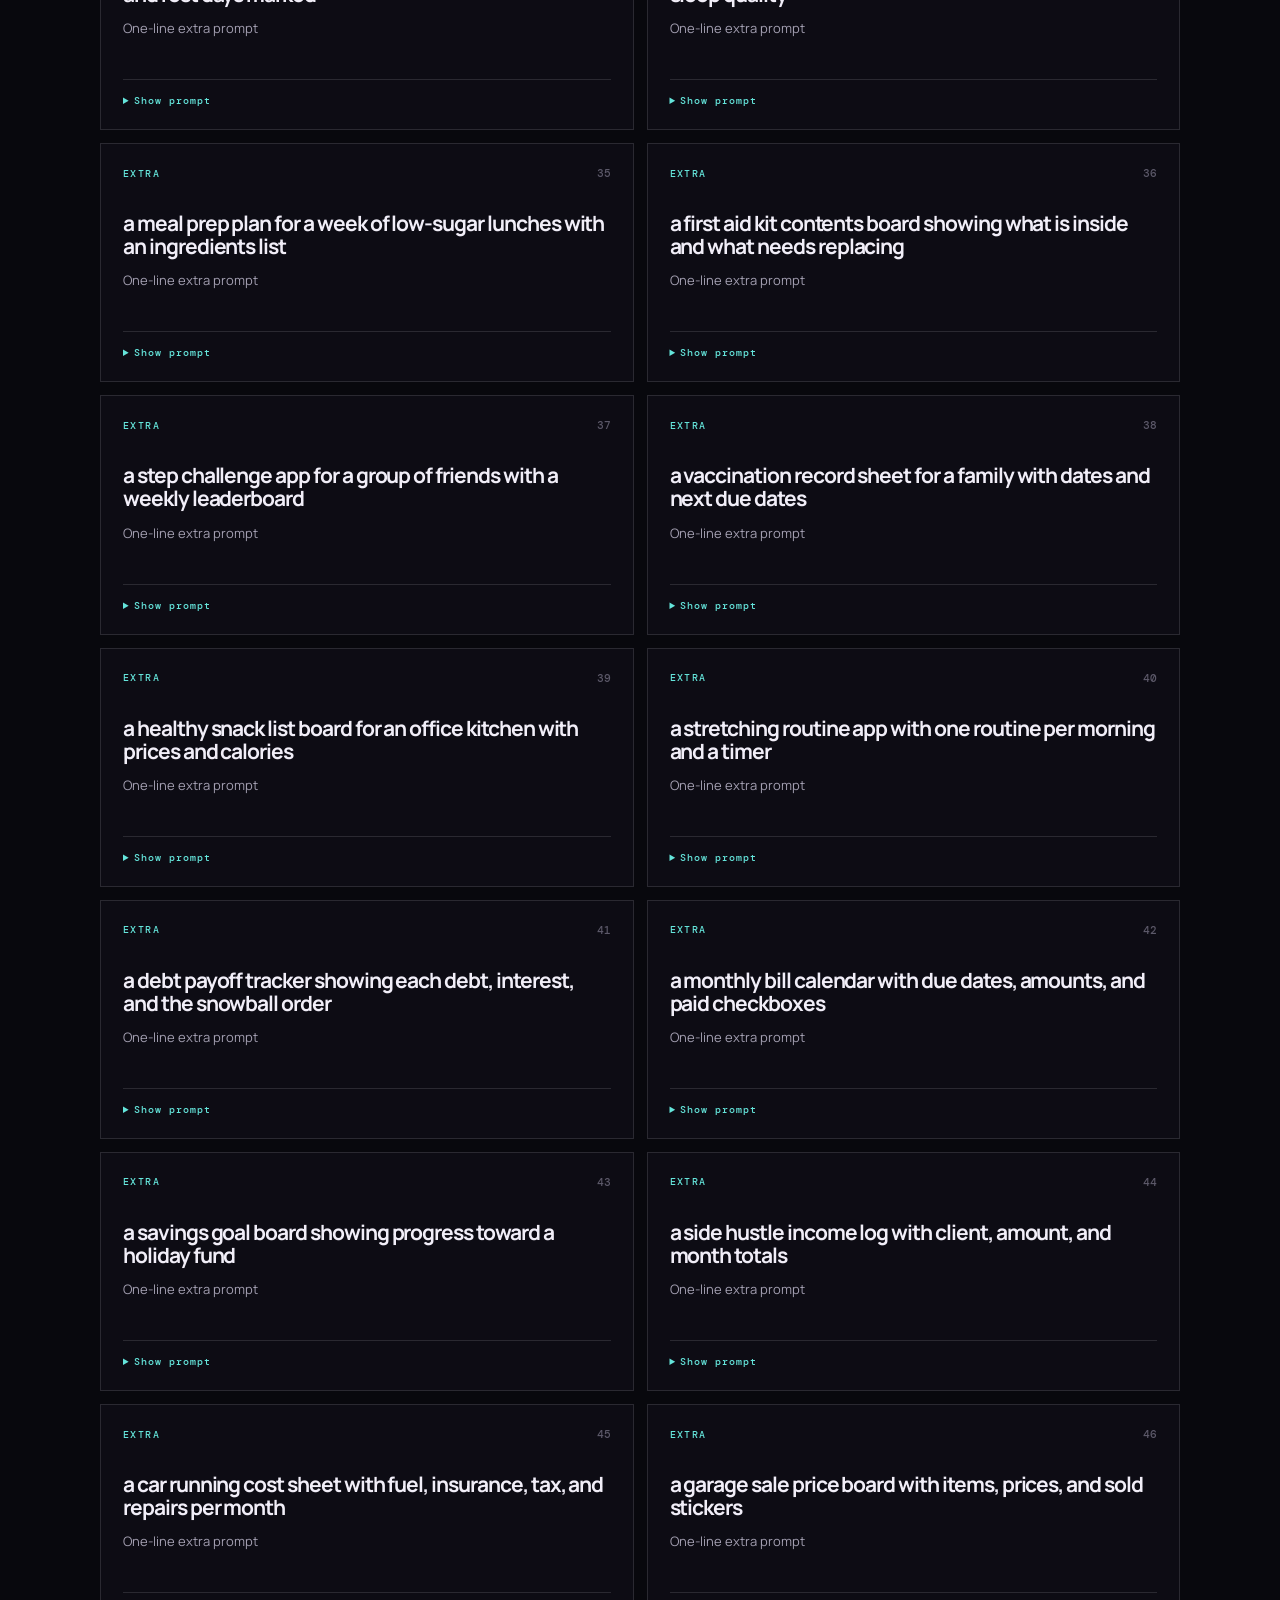
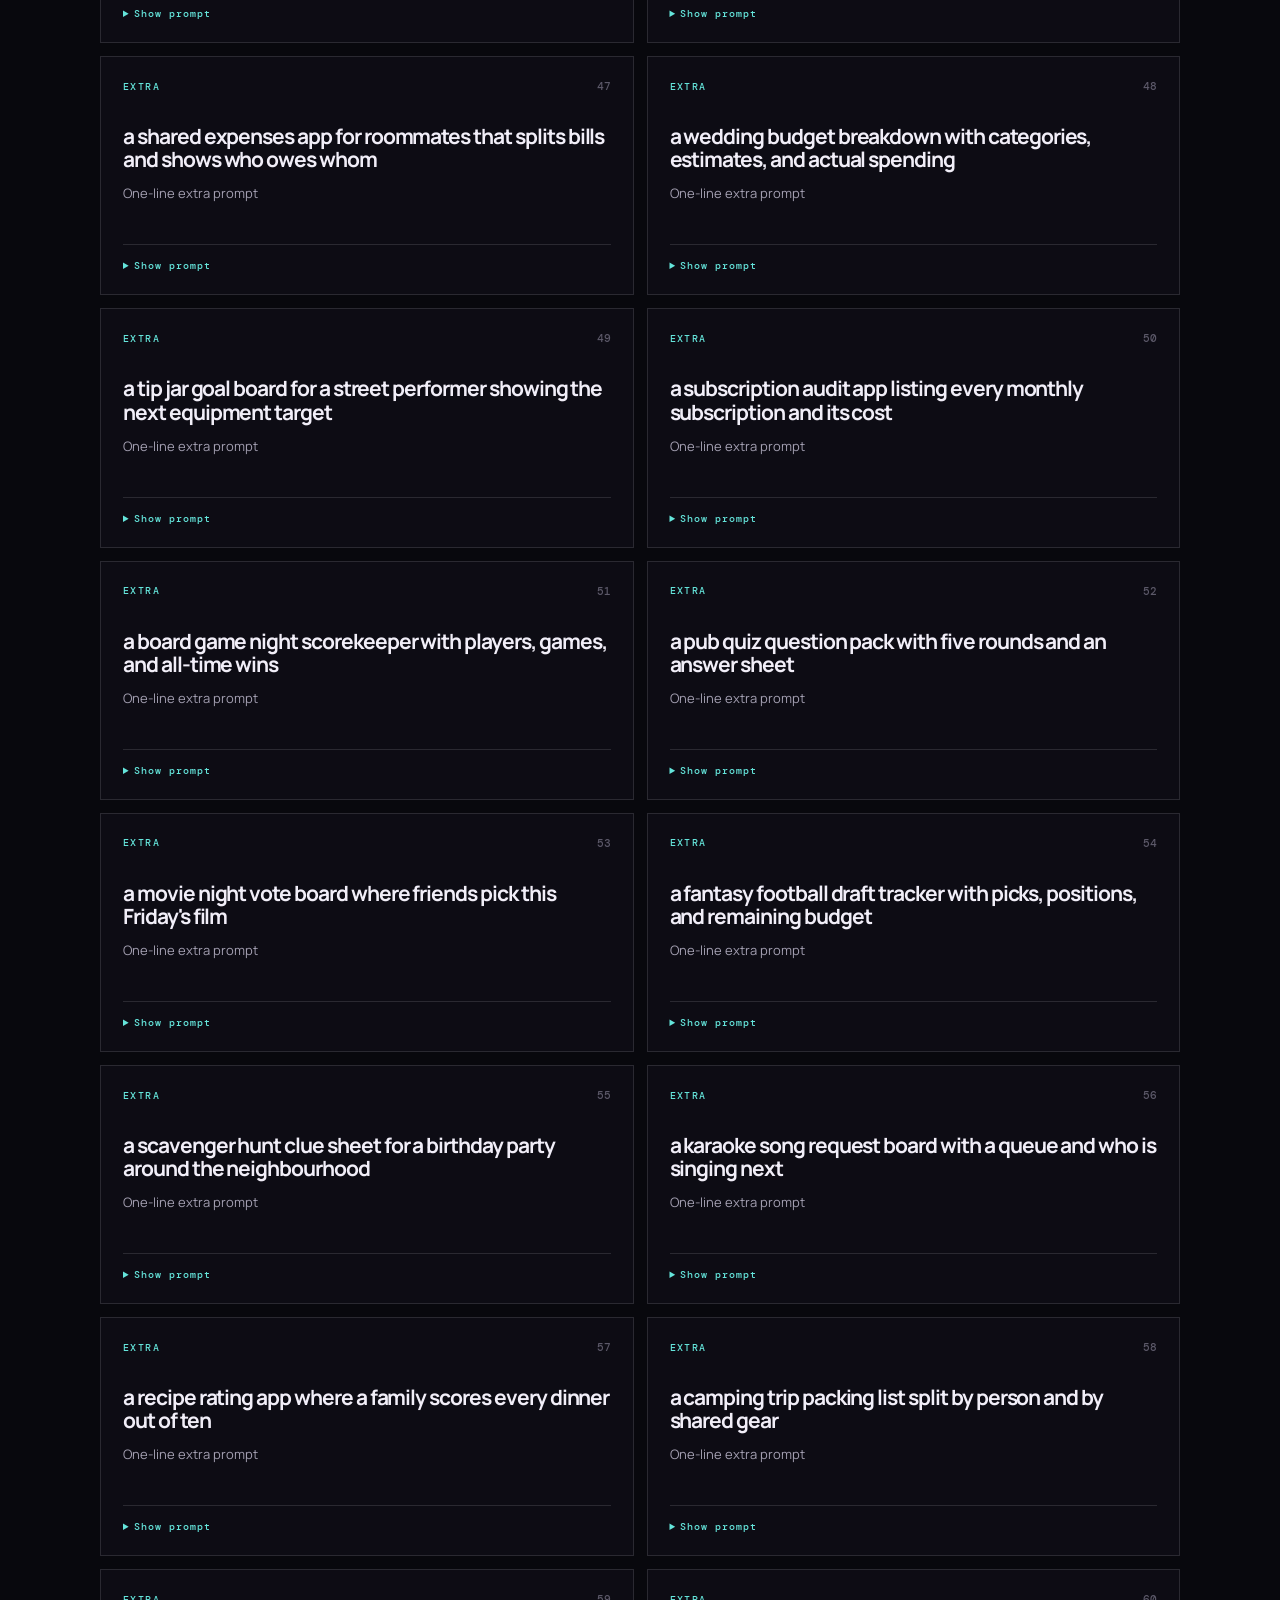
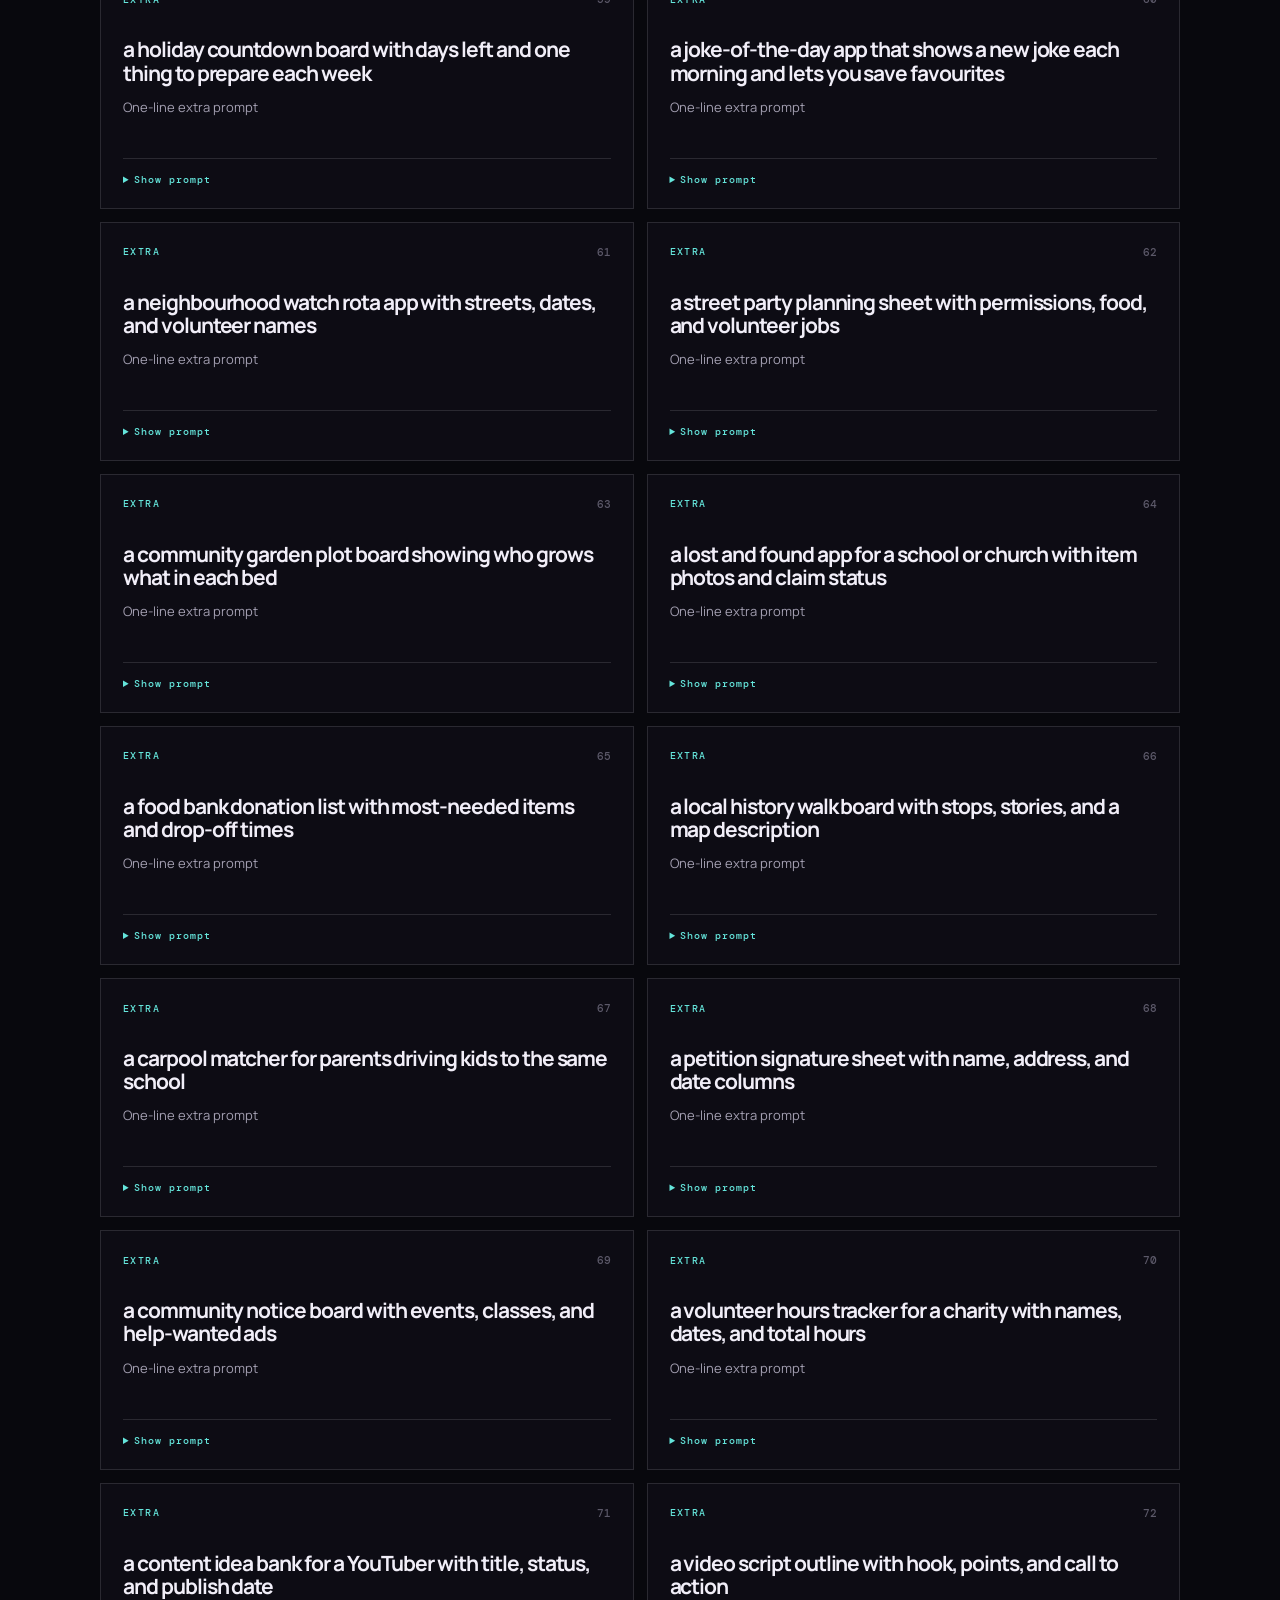
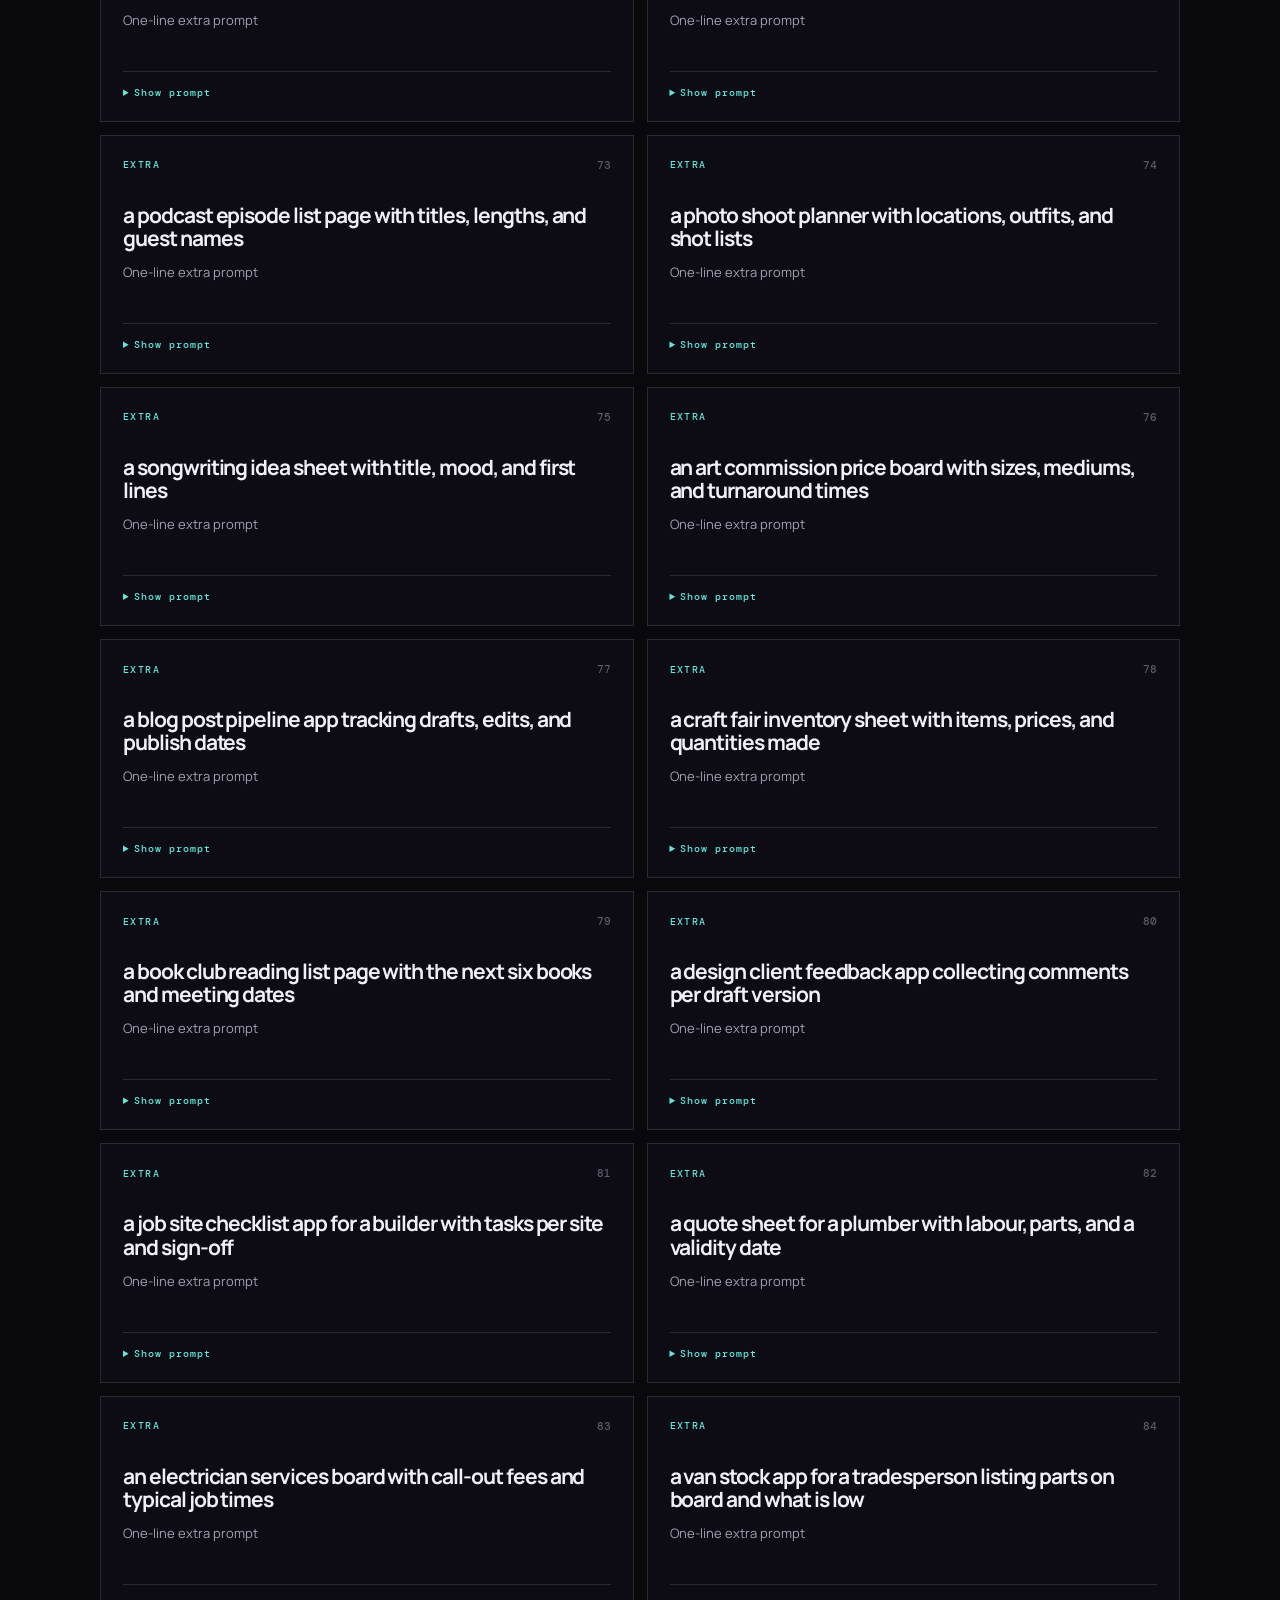
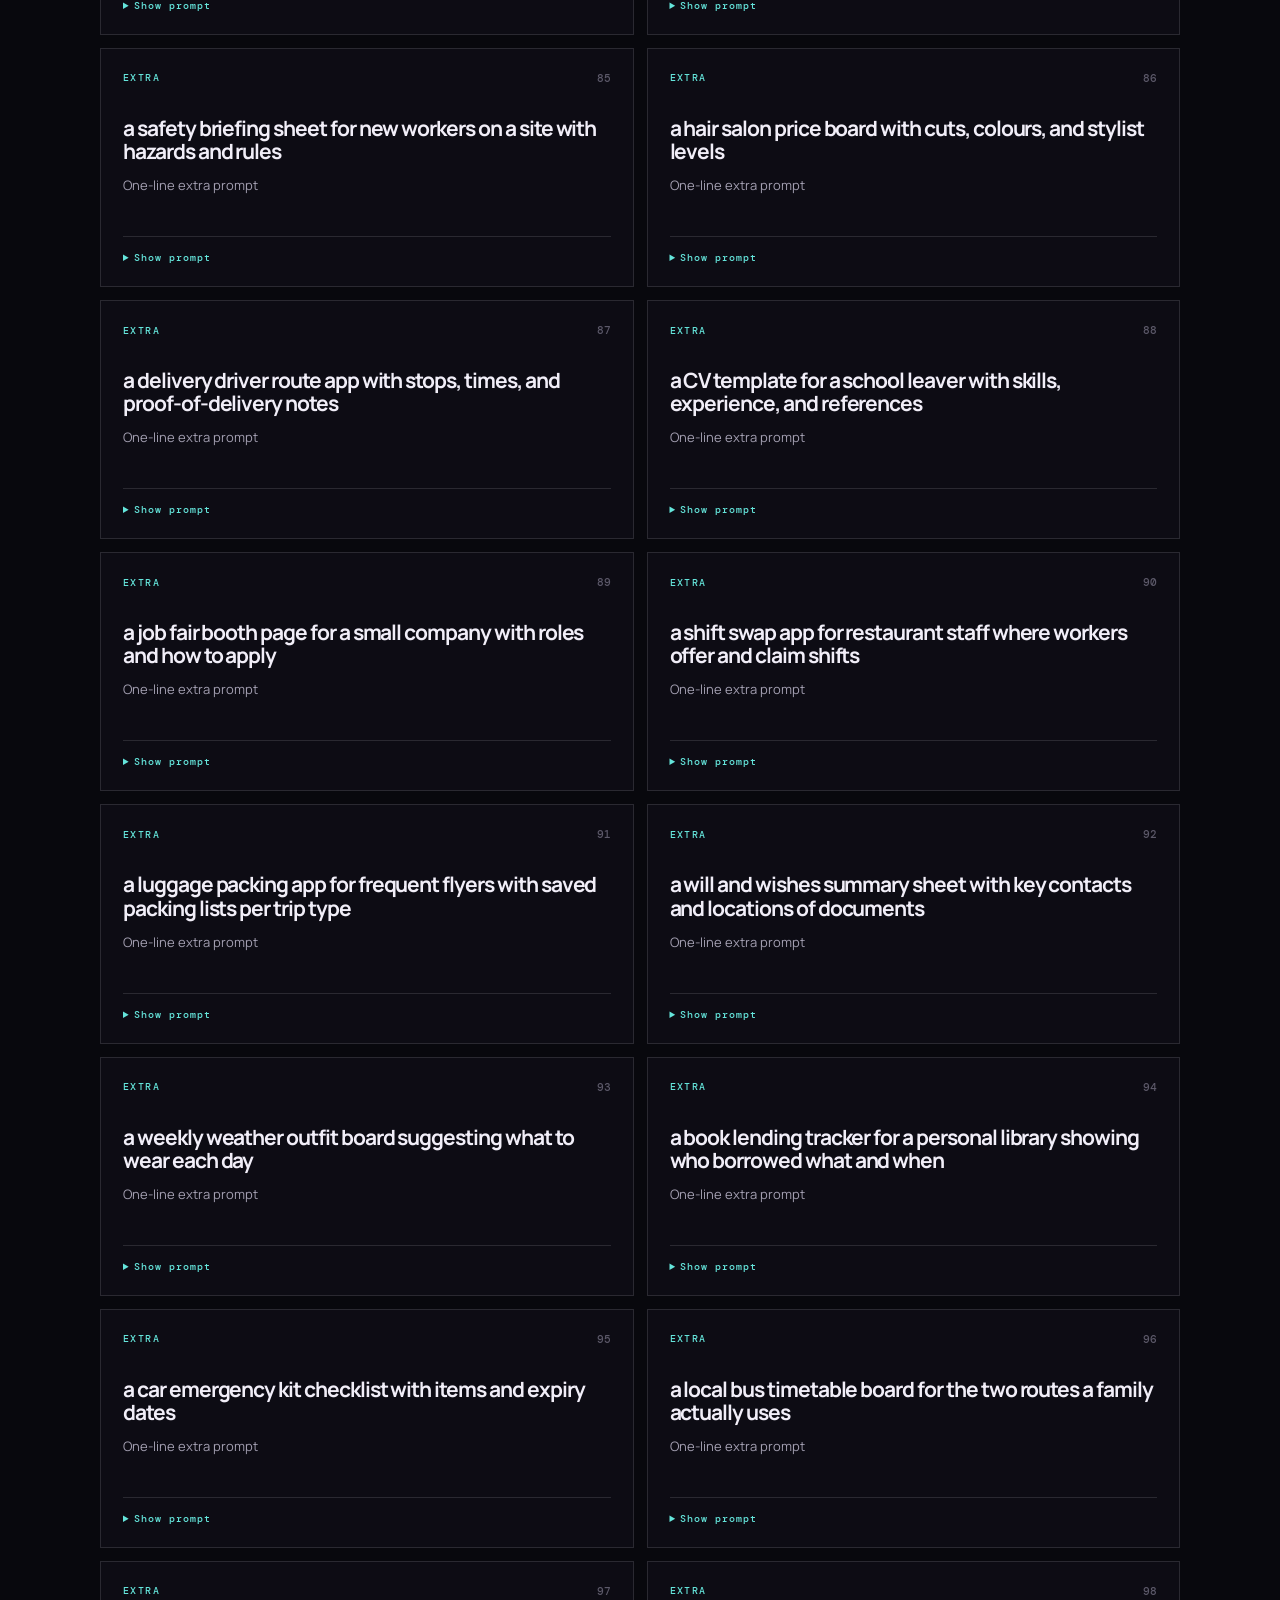
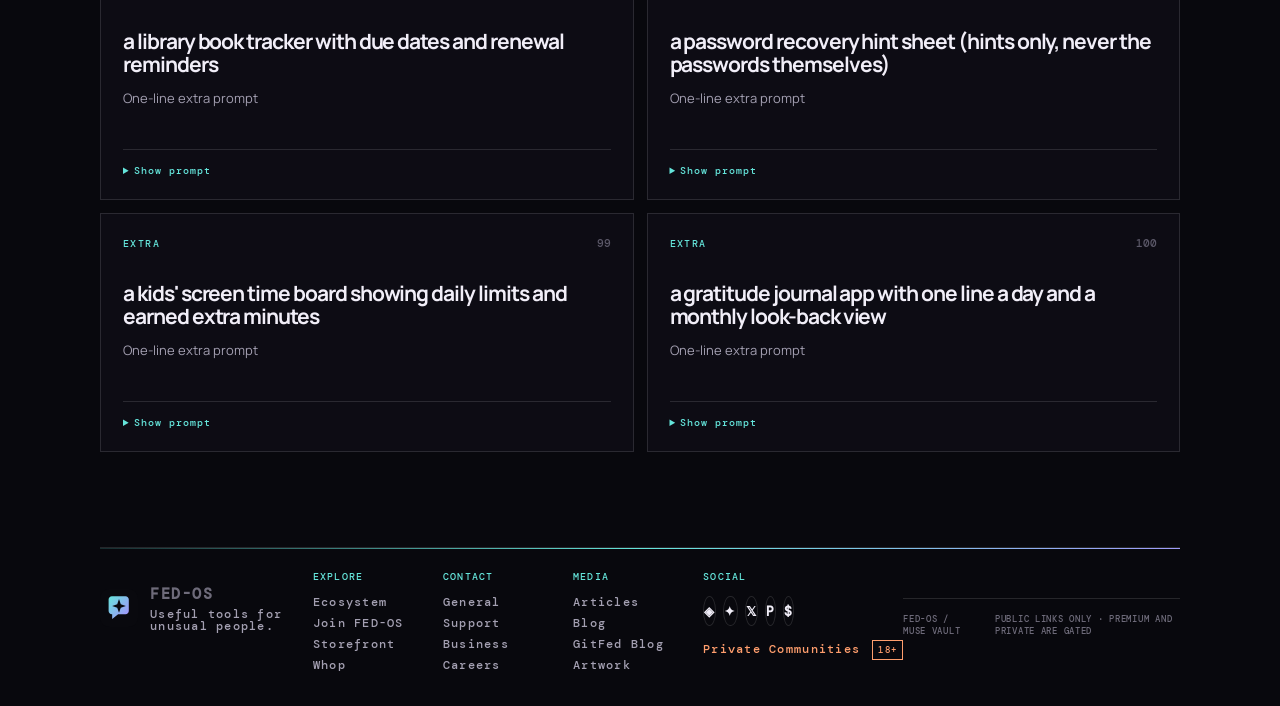
<file: extra-prompts.html>
<!doctype html><html lang="en"><head><meta charset="utf-8"><meta name="viewport" content="width=device-width,initial-scale=1"><link rel="icon" type="image/svg+xml" href="assets/mark.svg"><link rel="stylesheet" href="styles.css"><title>100 ideas, zero blank pages — Muse Vault</title></head><body><canvas id="atmosphere" aria-hidden="true"></canvas><div class="noise" aria-hidden="true"></div><main class="inner-page"><nav class="site-nav"><a class="brand" href="index.html"><img src="assets/mark.svg" alt=""> <span>MUSE VAULT</span></a><div class="nav-links"><a class="nav-login" href="join.html">Join / Sign in</a><a href="index.html">Vault</a><a href="community.html">Community</a><a href="support.html">Support</a><a class="nav-cta" href="payments.html">Support the project</a></div></nav><div class="page-hero"><div class="eyebrow"><span class="pulse"></span> EXTRA COLLECTION</div><h1>100 ideas, zero blank pages</h1><p class="lede">A dedicated HTML page for this collection. Every prompt is local, readable, and ready to copy.</p></div><section class="catalog-list"><article class="catalog-card"><div class="card-top"><span class="tag">EXTRA</span><span class="number">01</span></div><h2>a one-page price list for a mobile car detailing business with packages and add-ons</h2><p>One-line extra prompt</p><details><summary>Show prompt</summary><div class="detail-prompt">Ask for a DOCUMENT: a one-page price list for a mobile car detailing business with packages and add-ons.</div><button class="copy catalog-copy" data-copy="Ask for a DOCUMENT: a one-page price list for a mobile car detailing business with packages and add-ons.">COPY PROMPT</button></details></article><article class="catalog-card"><div class="card-top"><span class="tag">EXTRA</span><span class="number">02</span></div><h2>a customer booking board for a nail salon with time slots and stylist names</h2><p>One-line extra prompt</p><details><summary>Show prompt</summary><div class="detail-prompt">Ask for an APP: a customer booking board for a nail salon with time slots and stylist names.</div><button class="copy catalog-copy" data-copy="Ask for an APP: a customer booking board for a nail salon with time slots and stylist names.">COPY PROMPT</button></details></article><article class="catalog-card"><div class="card-top"><span class="tag">EXTRA</span><span class="number">03</span></div><h2>a services board for a locksmith showing emergency call-out prices by time of day</h2><p>One-line extra prompt</p><details><summary>Show prompt</summary><div class="detail-prompt">Ask for a PAGE: a services board for a locksmith showing emergency call-out prices by time of day.</div><button class="copy catalog-copy" data-copy="Ask for a PAGE: a services board for a locksmith showing emergency call-out prices by time of day.">COPY PROMPT</button></details></article><article class="catalog-card"><div class="card-top"><span class="tag">EXTRA</span><span class="number">04</span></div><h2>a supplier comparison sheet for a bakery choosing between three flour suppliers</h2><p>One-line extra prompt</p><details><summary>Show prompt</summary><div class="detail-prompt">Ask for a DOCUMENT: a supplier comparison sheet for a bakery choosing between three flour suppliers.</div><button class="copy catalog-copy" data-copy="Ask for a DOCUMENT: a supplier comparison sheet for a bakery choosing between three flour suppliers.">COPY PROMPT</button></details></article><article class="catalog-card"><div class="card-top"><span class="tag">EXTRA</span><span class="number">05</span></div><h2>a loyalty stamp tracker for a coffee cart where regulars earn a free drink</h2><p>One-line extra prompt</p><details><summary>Show prompt</summary><div class="detail-prompt">Ask for an APP: a loyalty stamp tracker for a coffee cart where regulars earn a free drink.</div><button class="copy catalog-copy" data-copy="Ask for an APP: a loyalty stamp tracker for a coffee cart where regulars earn a free drink.">COPY PROMPT</button></details></article><article class="catalog-card"><div class="card-top"><span class="tag">EXTRA</span><span class="number">06</span></div><h2>a &quot;we are open&quot; board for a laundromat with machine prices and wash times</h2><p>One-line extra prompt</p><details><summary>Show prompt</summary><div class="detail-prompt">Ask for a PAGE: a &quot;we are open&quot; board for a laundromat with machine prices and wash times.</div><button class="copy catalog-copy" data-copy="Ask for a PAGE: a &quot;we are open&quot; board for a laundromat with machine prices and wash times.">COPY PROMPT</button></details></article><article class="catalog-card"><div class="card-top"><span class="tag">EXTRA</span><span class="number">07</span></div><h2>a delivery route plan for a florist with stops, times, and vase counts</h2><p>One-line extra prompt</p><details><summary>Show prompt</summary><div class="detail-prompt">Ask for a DOCUMENT: a delivery route plan for a florist with stops, times, and vase counts.</div><button class="copy catalog-copy" data-copy="Ask for a DOCUMENT: a delivery route plan for a florist with stops, times, and vase counts.">COPY PROMPT</button></details></article><article class="catalog-card"><div class="card-top"><span class="tag">EXTRA</span><span class="number">08</span></div><h2>a stock count app for a corner shop that flags items running low</h2><p>One-line extra prompt</p><details><summary>Show prompt</summary><div class="detail-prompt">Ask for an APP: a stock count app for a corner shop that flags items running low.</div><button class="copy catalog-copy" data-copy="Ask for an APP: a stock count app for a corner shop that flags items running low.">COPY PROMPT</button></details></article><article class="catalog-card"><div class="card-top"><span class="tag">EXTRA</span><span class="number">09</span></div><h2>a barbershop queue board showing who is next and the wait time</h2><p>One-line extra prompt</p><details><summary>Show prompt</summary><div class="detail-prompt">Ask for a PAGE: a barbershop queue board showing who is next and the wait time.</div><button class="copy catalog-copy" data-copy="Ask for a PAGE: a barbershop queue board showing who is next and the wait time.">COPY PROMPT</button></details></article><article class="catalog-card"><div class="card-top"><span class="tag">EXTRA</span><span class="number">10</span></div><h2>a cleaning checklist for a holiday rental between guests</h2><p>One-line extra prompt</p><details><summary>Show prompt</summary><div class="detail-prompt">Ask for a DOCUMENT: a cleaning checklist for a holiday rental between guests.</div><button class="copy catalog-copy" data-copy="Ask for a DOCUMENT: a cleaning checklist for a holiday rental between guests.">COPY PROMPT</button></details></article><article class="catalog-card"><div class="card-top"><span class="tag">EXTRA</span><span class="number">11</span></div><h2>a home maintenance reminder app for gutter cleaning, filter changes, and smoke alarm tests</h2><p>One-line extra prompt</p><details><summary>Show prompt</summary><div class="detail-prompt">Ask for an APP: a home maintenance reminder app for gutter cleaning, filter changes, and smoke alarm tests.</div><button class="copy catalog-copy" data-copy="Ask for an APP: a home maintenance reminder app for gutter cleaning, filter changes, and smoke alarm tests.">COPY PROMPT</button></details></article><article class="catalog-card"><div class="card-top"><span class="tag">EXTRA</span><span class="number">12</span></div><h2>a moving-day inventory list with box numbers and room destinations</h2><p>One-line extra prompt</p><details><summary>Show prompt</summary><div class="detail-prompt">Ask for a DOCUMENT: a moving-day inventory list with box numbers and room destinations.</div><button class="copy catalog-copy" data-copy="Ask for a DOCUMENT: a moving-day inventory list with box numbers and room destinations.">COPY PROMPT</button></details></article><article class="catalog-card"><div class="card-top"><span class="tag">EXTRA</span><span class="number">13</span></div><h2>a family chore board showing who does what this week</h2><p>One-line extra prompt</p><details><summary>Show prompt</summary><div class="detail-prompt">Ask for a PAGE: a family chore board showing who does what this week.</div><button class="copy catalog-copy" data-copy="Ask for a PAGE: a family chore board showing who does what this week.">COPY PROMPT</button></details></article><article class="catalog-card"><div class="card-top"><span class="tag">EXTRA</span><span class="number">14</span></div><h2>a pantry tracker that lists what is running out and prints a restock list</h2><p>One-line extra prompt</p><details><summary>Show prompt</summary><div class="detail-prompt">Ask for an APP: a pantry tracker that lists what is running out and prints a restock list.</div><button class="copy catalog-copy" data-copy="Ask for an APP: a pantry tracker that lists what is running out and prints a restock list.">COPY PROMPT</button></details></article><article class="catalog-card"><div class="card-top"><span class="tag">EXTRA</span><span class="number">15</span></div><h2>a babysitter instruction sheet with emergency numbers, allergies, and bedtime routine</h2><p>One-line extra prompt</p><details><summary>Show prompt</summary><div class="detail-prompt">Ask for a DOCUMENT: a babysitter instruction sheet with emergency numbers, allergies, and bedtime routine.</div><button class="copy catalog-copy" data-copy="Ask for a DOCUMENT: a babysitter instruction sheet with emergency numbers, allergies, and bedtime routine.">COPY PROMPT</button></details></article><article class="catalog-card"><div class="card-top"><span class="tag">EXTRA</span><span class="number">16</span></div><h2>a meal plan board for the week with one dinner per day and the ingredients needed</h2><p>One-line extra prompt</p><details><summary>Show prompt</summary><div class="detail-prompt">Ask for a PAGE: a meal plan board for the week with one dinner per day and the ingredients needed.</div><button class="copy catalog-copy" data-copy="Ask for a PAGE: a meal plan board for the week with one dinner per day and the ingredients needed.">COPY PROMPT</button></details></article><article class="catalog-card"><div class="card-top"><span class="tag">EXTRA</span><span class="number">17</span></div><h2>a household budget app with envelopes for food, fuel, fun, and savings</h2><p>One-line extra prompt</p><details><summary>Show prompt</summary><div class="detail-prompt">Ask for an APP: a household budget app with envelopes for food, fuel, fun, and savings.</div><button class="copy catalog-copy" data-copy="Ask for an APP: a household budget app with envelopes for food, fuel, fun, and savings.">COPY PROMPT</button></details></article><article class="catalog-card"><div class="card-top"><span class="tag">EXTRA</span><span class="number">18</span></div><h2>a pet care sheet for a dog sitter with feeding times, walks, and vet details</h2><p>One-line extra prompt</p><details><summary>Show prompt</summary><div class="detail-prompt">Ask for a DOCUMENT: a pet care sheet for a dog sitter with feeding times, walks, and vet details.</div><button class="copy catalog-copy" data-copy="Ask for a DOCUMENT: a pet care sheet for a dog sitter with feeding times, walks, and vet details.">COPY PROMPT</button></details></article><article class="catalog-card"><div class="card-top"><span class="tag">EXTRA</span><span class="number">19</span></div><h2>a birthday and anniversary board for the whole extended family</h2><p>One-line extra prompt</p><details><summary>Show prompt</summary><div class="detail-prompt">Ask for a PAGE: a birthday and anniversary board for the whole extended family.</div><button class="copy catalog-copy" data-copy="Ask for a PAGE: a birthday and anniversary board for the whole extended family.">COPY PROMPT</button></details></article><article class="catalog-card"><div class="card-top"><span class="tag">EXTRA</span><span class="number">20</span></div><h2>a plant care app with watering schedules per plant and a photo log</h2><p>One-line extra prompt</p><details><summary>Show prompt</summary><div class="detail-prompt">Ask for an APP: a plant care app with watering schedules per plant and a photo log.</div><button class="copy catalog-copy" data-copy="Ask for an APP: a plant care app with watering schedules per plant and a photo log.">COPY PROMPT</button></details></article><article class="catalog-card"><div class="card-top"><span class="tag">EXTRA</span><span class="number">21</span></div><h2>a homework tracker for a student with subjects, due dates, and done checkboxes</h2><p>One-line extra prompt</p><details><summary>Show prompt</summary><div class="detail-prompt">Ask for an APP: a homework tracker for a student with subjects, due dates, and done checkboxes.</div><button class="copy catalog-copy" data-copy="Ask for an APP: a homework tracker for a student with subjects, due dates, and done checkboxes.">COPY PROMPT</button></details></article><article class="catalog-card"><div class="card-top"><span class="tag">EXTRA</span><span class="number">22</span></div><h2>a study timetable for exam season with subjects, breaks, and revision topics</h2><p>One-line extra prompt</p><details><summary>Show prompt</summary><div class="detail-prompt">Ask for a DOCUMENT: a study timetable for exam season with subjects, breaks, and revision topics.</div><button class="copy catalog-copy" data-copy="Ask for a DOCUMENT: a study timetable for exam season with subjects, breaks, and revision topics.">COPY PROMPT</button></details></article><article class="catalog-card"><div class="card-top"><span class="tag">EXTRA</span><span class="number">23</span></div><h2>a class field trip information board with times, costs, and what to bring</h2><p>One-line extra prompt</p><details><summary>Show prompt</summary><div class="detail-prompt">Ask for a PAGE: a class field trip information board with times, costs, and what to bring.</div><button class="copy catalog-copy" data-copy="Ask for a PAGE: a class field trip information board with times, costs, and what to bring.">COPY PROMPT</button></details></article><article class="catalog-card"><div class="card-top"><span class="tag">EXTRA</span><span class="number">24</span></div><h2>a reading log app where a child records books finished and rates them</h2><p>One-line extra prompt</p><details><summary>Show prompt</summary><div class="detail-prompt">Ask for an APP: a reading log app where a child records books finished and rates them.</div><button class="copy catalog-copy" data-copy="Ask for an APP: a reading log app where a child records books finished and rates them.">COPY PROMPT</button></details></article><article class="catalog-card"><div class="card-top"><span class="tag">EXTRA</span><span class="number">25</span></div><h2>a science fair project plan with hypothesis, materials, and timeline</h2><p>One-line extra prompt</p><details><summary>Show prompt</summary><div class="detail-prompt">Ask for a DOCUMENT: a science fair project plan with hypothesis, materials, and timeline.</div><button class="copy catalog-copy" data-copy="Ask for a DOCUMENT: a science fair project plan with hypothesis, materials, and timeline.">COPY PROMPT</button></details></article><article class="catalog-card"><div class="card-top"><span class="tag">EXTRA</span><span class="number">26</span></div><h2>a school bake sale price board with items, prices, and allergy labels</h2><p>One-line extra prompt</p><details><summary>Show prompt</summary><div class="detail-prompt">Ask for a PAGE: a school bake sale price board with items, prices, and allergy labels.</div><button class="copy catalog-copy" data-copy="Ask for a PAGE: a school bake sale price board with items, prices, and allergy labels.">COPY PROMPT</button></details></article><article class="catalog-card"><div class="card-top"><span class="tag">EXTRA</span><span class="number">27</span></div><h2>a flashcard app for learning times tables with a score streak</h2><p>One-line extra prompt</p><details><summary>Show prompt</summary><div class="detail-prompt">Ask for an APP: a flashcard app for learning times tables with a score streak.</div><button class="copy catalog-copy" data-copy="Ask for an APP: a flashcard app for learning times tables with a score streak.">COPY PROMPT</button></details></article><article class="catalog-card"><div class="card-top"><span class="tag">EXTRA</span><span class="number">28</span></div><h2>a college application checklist with deadlines and documents needed per school</h2><p>One-line extra prompt</p><details><summary>Show prompt</summary><div class="detail-prompt">Ask for a DOCUMENT: a college application checklist with deadlines and documents needed per school.</div><button class="copy catalog-copy" data-copy="Ask for a DOCUMENT: a college application checklist with deadlines and documents needed per school.">COPY PROMPT</button></details></article><article class="catalog-card"><div class="card-top"><span class="tag">EXTRA</span><span class="number">29</span></div><h2>a graduation party invitation page with date, venue, and RSVP details</h2><p>One-line extra prompt</p><details><summary>Show prompt</summary><div class="detail-prompt">Ask for a PAGE: a graduation party invitation page with date, venue, and RSVP details.</div><button class="copy catalog-copy" data-copy="Ask for a PAGE: a graduation party invitation page with date, venue, and RSVP details.">COPY PROMPT</button></details></article><article class="catalog-card"><div class="card-top"><span class="tag">EXTRA</span><span class="number">30</span></div><h2>a group project tracker that splits tasks between classmates and shows who is done</h2><p>One-line extra prompt</p><details><summary>Show prompt</summary><div class="detail-prompt">Ask for an APP: a group project tracker that splits tasks between classmates and shows who is done.</div><button class="copy catalog-copy" data-copy="Ask for an APP: a group project tracker that splits tasks between classmates and shows who is done.">COPY PROMPT</button></details></article><article class="catalog-card"><div class="card-top"><span class="tag">EXTRA</span><span class="number">31</span></div><h2>a water intake tracker with daily goals and a streak counter</h2><p>One-line extra prompt</p><details><summary>Show prompt</summary><div class="detail-prompt">Ask for an APP: a water intake tracker with daily goals and a streak counter.</div><button class="copy catalog-copy" data-copy="Ask for an APP: a water intake tracker with daily goals and a streak counter.">COPY PROMPT</button></details></article><article class="catalog-card"><div class="card-top"><span class="tag">EXTRA</span><span class="number">32</span></div><h2>a doctor visit prep sheet listing symptoms, medicines, and questions to ask</h2><p>One-line extra prompt</p><details><summary>Show prompt</summary><div class="detail-prompt">Ask for a DOCUMENT: a doctor visit prep sheet listing symptoms, medicines, and questions to ask.</div><button class="copy catalog-copy" data-copy="Ask for a DOCUMENT: a doctor visit prep sheet listing symptoms, medicines, and questions to ask.">COPY PROMPT</button></details></article><article class="catalog-card"><div class="card-top"><span class="tag">EXTRA</span><span class="number">33</span></div><h2>a weekly workout board with one exercise per day and rest days marked</h2><p>One-line extra prompt</p><details><summary>Show prompt</summary><div class="detail-prompt">Ask for a PAGE: a weekly workout board with one exercise per day and rest days marked.</div><button class="copy catalog-copy" data-copy="Ask for a PAGE: a weekly workout board with one exercise per day and rest days marked.">COPY PROMPT</button></details></article><article class="catalog-card"><div class="card-top"><span class="tag">EXTRA</span><span class="number">34</span></div><h2>a sleep log app recording bedtime, wake time, and sleep quality</h2><p>One-line extra prompt</p><details><summary>Show prompt</summary><div class="detail-prompt">Ask for an APP: a sleep log app recording bedtime, wake time, and sleep quality.</div><button class="copy catalog-copy" data-copy="Ask for an APP: a sleep log app recording bedtime, wake time, and sleep quality.">COPY PROMPT</button></details></article><article class="catalog-card"><div class="card-top"><span class="tag">EXTRA</span><span class="number">35</span></div><h2>a meal prep plan for a week of low-sugar lunches with an ingredients list</h2><p>One-line extra prompt</p><details><summary>Show prompt</summary><div class="detail-prompt">Ask for a DOCUMENT: a meal prep plan for a week of low-sugar lunches with an ingredients list.</div><button class="copy catalog-copy" data-copy="Ask for a DOCUMENT: a meal prep plan for a week of low-sugar lunches with an ingredients list.">COPY PROMPT</button></details></article><article class="catalog-card"><div class="card-top"><span class="tag">EXTRA</span><span class="number">36</span></div><h2>a first aid kit contents board showing what is inside and what needs replacing</h2><p>One-line extra prompt</p><details><summary>Show prompt</summary><div class="detail-prompt">Ask for a PAGE: a first aid kit contents board showing what is inside and what needs replacing.</div><button class="copy catalog-copy" data-copy="Ask for a PAGE: a first aid kit contents board showing what is inside and what needs replacing.">COPY PROMPT</button></details></article><article class="catalog-card"><div class="card-top"><span class="tag">EXTRA</span><span class="number">37</span></div><h2>a step challenge app for a group of friends with a weekly leaderboard</h2><p>One-line extra prompt</p><details><summary>Show prompt</summary><div class="detail-prompt">Ask for an APP: a step challenge app for a group of friends with a weekly leaderboard.</div><button class="copy catalog-copy" data-copy="Ask for an APP: a step challenge app for a group of friends with a weekly leaderboard.">COPY PROMPT</button></details></article><article class="catalog-card"><div class="card-top"><span class="tag">EXTRA</span><span class="number">38</span></div><h2>a vaccination record sheet for a family with dates and next due dates</h2><p>One-line extra prompt</p><details><summary>Show prompt</summary><div class="detail-prompt">Ask for a DOCUMENT: a vaccination record sheet for a family with dates and next due dates.</div><button class="copy catalog-copy" data-copy="Ask for a DOCUMENT: a vaccination record sheet for a family with dates and next due dates.">COPY PROMPT</button></details></article><article class="catalog-card"><div class="card-top"><span class="tag">EXTRA</span><span class="number">39</span></div><h2>a healthy snack list board for an office kitchen with prices and calories</h2><p>One-line extra prompt</p><details><summary>Show prompt</summary><div class="detail-prompt">Ask for a PAGE: a healthy snack list board for an office kitchen with prices and calories.</div><button class="copy catalog-copy" data-copy="Ask for a PAGE: a healthy snack list board for an office kitchen with prices and calories.">COPY PROMPT</button></details></article><article class="catalog-card"><div class="card-top"><span class="tag">EXTRA</span><span class="number">40</span></div><h2>a stretching routine app with one routine per morning and a timer</h2><p>One-line extra prompt</p><details><summary>Show prompt</summary><div class="detail-prompt">Ask for an APP: a stretching routine app with one routine per morning and a timer.</div><button class="copy catalog-copy" data-copy="Ask for an APP: a stretching routine app with one routine per morning and a timer.">COPY PROMPT</button></details></article><article class="catalog-card"><div class="card-top"><span class="tag">EXTRA</span><span class="number">41</span></div><h2>a debt payoff tracker showing each debt, interest, and the snowball order</h2><p>One-line extra prompt</p><details><summary>Show prompt</summary><div class="detail-prompt">Ask for an APP: a debt payoff tracker showing each debt, interest, and the snowball order.</div><button class="copy catalog-copy" data-copy="Ask for an APP: a debt payoff tracker showing each debt, interest, and the snowball order.">COPY PROMPT</button></details></article><article class="catalog-card"><div class="card-top"><span class="tag">EXTRA</span><span class="number">42</span></div><h2>a monthly bill calendar with due dates, amounts, and paid checkboxes</h2><p>One-line extra prompt</p><details><summary>Show prompt</summary><div class="detail-prompt">Ask for a DOCUMENT: a monthly bill calendar with due dates, amounts, and paid checkboxes.</div><button class="copy catalog-copy" data-copy="Ask for a DOCUMENT: a monthly bill calendar with due dates, amounts, and paid checkboxes.">COPY PROMPT</button></details></article><article class="catalog-card"><div class="card-top"><span class="tag">EXTRA</span><span class="number">43</span></div><h2>a savings goal board showing progress toward a holiday fund</h2><p>One-line extra prompt</p><details><summary>Show prompt</summary><div class="detail-prompt">Ask for a PAGE: a savings goal board showing progress toward a holiday fund.</div><button class="copy catalog-copy" data-copy="Ask for a PAGE: a savings goal board showing progress toward a holiday fund.">COPY PROMPT</button></details></article><article class="catalog-card"><div class="card-top"><span class="tag">EXTRA</span><span class="number">44</span></div><h2>a side hustle income log with client, amount, and month totals</h2><p>One-line extra prompt</p><details><summary>Show prompt</summary><div class="detail-prompt">Ask for an APP: a side hustle income log with client, amount, and month totals.</div><button class="copy catalog-copy" data-copy="Ask for an APP: a side hustle income log with client, amount, and month totals.">COPY PROMPT</button></details></article><article class="catalog-card"><div class="card-top"><span class="tag">EXTRA</span><span class="number">45</span></div><h2>a car running cost sheet with fuel, insurance, tax, and repairs per month</h2><p>One-line extra prompt</p><details><summary>Show prompt</summary><div class="detail-prompt">Ask for a DOCUMENT: a car running cost sheet with fuel, insurance, tax, and repairs per month.</div><button class="copy catalog-copy" data-copy="Ask for a DOCUMENT: a car running cost sheet with fuel, insurance, tax, and repairs per month.">COPY PROMPT</button></details></article><article class="catalog-card"><div class="card-top"><span class="tag">EXTRA</span><span class="number">46</span></div><h2>a garage sale price board with items, prices, and sold stickers</h2><p>One-line extra prompt</p><details><summary>Show prompt</summary><div class="detail-prompt">Ask for a PAGE: a garage sale price board with items, prices, and sold stickers.</div><button class="copy catalog-copy" data-copy="Ask for a PAGE: a garage sale price board with items, prices, and sold stickers.">COPY PROMPT</button></details></article><article class="catalog-card"><div class="card-top"><span class="tag">EXTRA</span><span class="number">47</span></div><h2>a shared expenses app for roommates that splits bills and shows who owes whom</h2><p>One-line extra prompt</p><details><summary>Show prompt</summary><div class="detail-prompt">Ask for an APP: a shared expenses app for roommates that splits bills and shows who owes whom.</div><button class="copy catalog-copy" data-copy="Ask for an APP: a shared expenses app for roommates that splits bills and shows who owes whom.">COPY PROMPT</button></details></article><article class="catalog-card"><div class="card-top"><span class="tag">EXTRA</span><span class="number">48</span></div><h2>a wedding budget breakdown with categories, estimates, and actual spending</h2><p>One-line extra prompt</p><details><summary>Show prompt</summary><div class="detail-prompt">Ask for a DOCUMENT: a wedding budget breakdown with categories, estimates, and actual spending.</div><button class="copy catalog-copy" data-copy="Ask for a DOCUMENT: a wedding budget breakdown with categories, estimates, and actual spending.">COPY PROMPT</button></details></article><article class="catalog-card"><div class="card-top"><span class="tag">EXTRA</span><span class="number">49</span></div><h2>a tip jar goal board for a street performer showing the next equipment target</h2><p>One-line extra prompt</p><details><summary>Show prompt</summary><div class="detail-prompt">Ask for a PAGE: a tip jar goal board for a street performer showing the next equipment target.</div><button class="copy catalog-copy" data-copy="Ask for a PAGE: a tip jar goal board for a street performer showing the next equipment target.">COPY PROMPT</button></details></article><article class="catalog-card"><div class="card-top"><span class="tag">EXTRA</span><span class="number">50</span></div><h2>a subscription audit app listing every monthly subscription and its cost</h2><p>One-line extra prompt</p><details><summary>Show prompt</summary><div class="detail-prompt">Ask for an APP: a subscription audit app listing every monthly subscription and its cost.</div><button class="copy catalog-copy" data-copy="Ask for an APP: a subscription audit app listing every monthly subscription and its cost.">COPY PROMPT</button></details></article><article class="catalog-card"><div class="card-top"><span class="tag">EXTRA</span><span class="number">51</span></div><h2>a board game night scorekeeper with players, games, and all-time wins</h2><p>One-line extra prompt</p><details><summary>Show prompt</summary><div class="detail-prompt">Ask for an APP: a board game night scorekeeper with players, games, and all-time wins.</div><button class="copy catalog-copy" data-copy="Ask for an APP: a board game night scorekeeper with players, games, and all-time wins.">COPY PROMPT</button></details></article><article class="catalog-card"><div class="card-top"><span class="tag">EXTRA</span><span class="number">52</span></div><h2>a pub quiz question pack with five rounds and an answer sheet</h2><p>One-line extra prompt</p><details><summary>Show prompt</summary><div class="detail-prompt">Ask for a DOCUMENT: a pub quiz question pack with five rounds and an answer sheet.</div><button class="copy catalog-copy" data-copy="Ask for a DOCUMENT: a pub quiz question pack with five rounds and an answer sheet.">COPY PROMPT</button></details></article><article class="catalog-card"><div class="card-top"><span class="tag">EXTRA</span><span class="number">53</span></div><h2>a movie night vote board where friends pick this Friday&#x27;s film</h2><p>One-line extra prompt</p><details><summary>Show prompt</summary><div class="detail-prompt">Ask for a PAGE: a movie night vote board where friends pick this Friday&#x27;s film.</div><button class="copy catalog-copy" data-copy="Ask for a PAGE: a movie night vote board where friends pick this Friday&#x27;s film.">COPY PROMPT</button></details></article><article class="catalog-card"><div class="card-top"><span class="tag">EXTRA</span><span class="number">54</span></div><h2>a fantasy football draft tracker with picks, positions, and remaining budget</h2><p>One-line extra prompt</p><details><summary>Show prompt</summary><div class="detail-prompt">Ask for an APP: a fantasy football draft tracker with picks, positions, and remaining budget.</div><button class="copy catalog-copy" data-copy="Ask for an APP: a fantasy football draft tracker with picks, positions, and remaining budget.">COPY PROMPT</button></details></article><article class="catalog-card"><div class="card-top"><span class="tag">EXTRA</span><span class="number">55</span></div><h2>a scavenger hunt clue sheet for a birthday party around the neighbourhood</h2><p>One-line extra prompt</p><details><summary>Show prompt</summary><div class="detail-prompt">Ask for a DOCUMENT: a scavenger hunt clue sheet for a birthday party around the neighbourhood.</div><button class="copy catalog-copy" data-copy="Ask for a DOCUMENT: a scavenger hunt clue sheet for a birthday party around the neighbourhood.">COPY PROMPT</button></details></article><article class="catalog-card"><div class="card-top"><span class="tag">EXTRA</span><span class="number">56</span></div><h2>a karaoke song request board with a queue and who is singing next</h2><p>One-line extra prompt</p><details><summary>Show prompt</summary><div class="detail-prompt">Ask for a PAGE: a karaoke song request board with a queue and who is singing next.</div><button class="copy catalog-copy" data-copy="Ask for a PAGE: a karaoke song request board with a queue and who is singing next.">COPY PROMPT</button></details></article><article class="catalog-card"><div class="card-top"><span class="tag">EXTRA</span><span class="number">57</span></div><h2>a recipe rating app where a family scores every dinner out of ten</h2><p>One-line extra prompt</p><details><summary>Show prompt</summary><div class="detail-prompt">Ask for an APP: a recipe rating app where a family scores every dinner out of ten.</div><button class="copy catalog-copy" data-copy="Ask for an APP: a recipe rating app where a family scores every dinner out of ten.">COPY PROMPT</button></details></article><article class="catalog-card"><div class="card-top"><span class="tag">EXTRA</span><span class="number">58</span></div><h2>a camping trip packing list split by person and by shared gear</h2><p>One-line extra prompt</p><details><summary>Show prompt</summary><div class="detail-prompt">Ask for a DOCUMENT: a camping trip packing list split by person and by shared gear.</div><button class="copy catalog-copy" data-copy="Ask for a DOCUMENT: a camping trip packing list split by person and by shared gear.">COPY PROMPT</button></details></article><article class="catalog-card"><div class="card-top"><span class="tag">EXTRA</span><span class="number">59</span></div><h2>a holiday countdown board with days left and one thing to prepare each week</h2><p>One-line extra prompt</p><details><summary>Show prompt</summary><div class="detail-prompt">Ask for a PAGE: a holiday countdown board with days left and one thing to prepare each week.</div><button class="copy catalog-copy" data-copy="Ask for a PAGE: a holiday countdown board with days left and one thing to prepare each week.">COPY PROMPT</button></details></article><article class="catalog-card"><div class="card-top"><span class="tag">EXTRA</span><span class="number">60</span></div><h2>a joke-of-the-day app that shows a new joke each morning and lets you save favourites</h2><p>One-line extra prompt</p><details><summary>Show prompt</summary><div class="detail-prompt">Ask for an APP: a joke-of-the-day app that shows a new joke each morning and lets you save favourites.</div><button class="copy catalog-copy" data-copy="Ask for an APP: a joke-of-the-day app that shows a new joke each morning and lets you save favourites.">COPY PROMPT</button></details></article><article class="catalog-card"><div class="card-top"><span class="tag">EXTRA</span><span class="number">61</span></div><h2>a neighbourhood watch rota app with streets, dates, and volunteer names</h2><p>One-line extra prompt</p><details><summary>Show prompt</summary><div class="detail-prompt">Ask for an APP: a neighbourhood watch rota app with streets, dates, and volunteer names.</div><button class="copy catalog-copy" data-copy="Ask for an APP: a neighbourhood watch rota app with streets, dates, and volunteer names.">COPY PROMPT</button></details></article><article class="catalog-card"><div class="card-top"><span class="tag">EXTRA</span><span class="number">62</span></div><h2>a street party planning sheet with permissions, food, and volunteer jobs</h2><p>One-line extra prompt</p><details><summary>Show prompt</summary><div class="detail-prompt">Ask for a DOCUMENT: a street party planning sheet with permissions, food, and volunteer jobs.</div><button class="copy catalog-copy" data-copy="Ask for a DOCUMENT: a street party planning sheet with permissions, food, and volunteer jobs.">COPY PROMPT</button></details></article><article class="catalog-card"><div class="card-top"><span class="tag">EXTRA</span><span class="number">63</span></div><h2>a community garden plot board showing who grows what in each bed</h2><p>One-line extra prompt</p><details><summary>Show prompt</summary><div class="detail-prompt">Ask for a PAGE: a community garden plot board showing who grows what in each bed.</div><button class="copy catalog-copy" data-copy="Ask for a PAGE: a community garden plot board showing who grows what in each bed.">COPY PROMPT</button></details></article><article class="catalog-card"><div class="card-top"><span class="tag">EXTRA</span><span class="number">64</span></div><h2>a lost and found app for a school or church with item photos and claim status</h2><p>One-line extra prompt</p><details><summary>Show prompt</summary><div class="detail-prompt">Ask for an APP: a lost and found app for a school or church with item photos and claim status.</div><button class="copy catalog-copy" data-copy="Ask for an APP: a lost and found app for a school or church with item photos and claim status.">COPY PROMPT</button></details></article><article class="catalog-card"><div class="card-top"><span class="tag">EXTRA</span><span class="number">65</span></div><h2>a food bank donation list with most-needed items and drop-off times</h2><p>One-line extra prompt</p><details><summary>Show prompt</summary><div class="detail-prompt">Ask for a DOCUMENT: a food bank donation list with most-needed items and drop-off times.</div><button class="copy catalog-copy" data-copy="Ask for a DOCUMENT: a food bank donation list with most-needed items and drop-off times.">COPY PROMPT</button></details></article><article class="catalog-card"><div class="card-top"><span class="tag">EXTRA</span><span class="number">66</span></div><h2>a local history walk board with stops, stories, and a map description</h2><p>One-line extra prompt</p><details><summary>Show prompt</summary><div class="detail-prompt">Ask for a PAGE: a local history walk board with stops, stories, and a map description.</div><button class="copy catalog-copy" data-copy="Ask for a PAGE: a local history walk board with stops, stories, and a map description.">COPY PROMPT</button></details></article><article class="catalog-card"><div class="card-top"><span class="tag">EXTRA</span><span class="number">67</span></div><h2>a carpool matcher for parents driving kids to the same school</h2><p>One-line extra prompt</p><details><summary>Show prompt</summary><div class="detail-prompt">Ask for an APP: a carpool matcher for parents driving kids to the same school.</div><button class="copy catalog-copy" data-copy="Ask for an APP: a carpool matcher for parents driving kids to the same school.">COPY PROMPT</button></details></article><article class="catalog-card"><div class="card-top"><span class="tag">EXTRA</span><span class="number">68</span></div><h2>a petition signature sheet with name, address, and date columns</h2><p>One-line extra prompt</p><details><summary>Show prompt</summary><div class="detail-prompt">Ask for a DOCUMENT: a petition signature sheet with name, address, and date columns.</div><button class="copy catalog-copy" data-copy="Ask for a DOCUMENT: a petition signature sheet with name, address, and date columns.">COPY PROMPT</button></details></article><article class="catalog-card"><div class="card-top"><span class="tag">EXTRA</span><span class="number">69</span></div><h2>a community notice board with events, classes, and help-wanted ads</h2><p>One-line extra prompt</p><details><summary>Show prompt</summary><div class="detail-prompt">Ask for a PAGE: a community notice board with events, classes, and help-wanted ads.</div><button class="copy catalog-copy" data-copy="Ask for a PAGE: a community notice board with events, classes, and help-wanted ads.">COPY PROMPT</button></details></article><article class="catalog-card"><div class="card-top"><span class="tag">EXTRA</span><span class="number">70</span></div><h2>a volunteer hours tracker for a charity with names, dates, and total hours</h2><p>One-line extra prompt</p><details><summary>Show prompt</summary><div class="detail-prompt">Ask for an APP: a volunteer hours tracker for a charity with names, dates, and total hours.</div><button class="copy catalog-copy" data-copy="Ask for an APP: a volunteer hours tracker for a charity with names, dates, and total hours.">COPY PROMPT</button></details></article><article class="catalog-card"><div class="card-top"><span class="tag">EXTRA</span><span class="number">71</span></div><h2>a content idea bank for a YouTuber with title, status, and publish date</h2><p>One-line extra prompt</p><details><summary>Show prompt</summary><div class="detail-prompt">Ask for an APP: a content idea bank for a YouTuber with title, status, and publish date.</div><button class="copy catalog-copy" data-copy="Ask for an APP: a content idea bank for a YouTuber with title, status, and publish date.">COPY PROMPT</button></details></article><article class="catalog-card"><div class="card-top"><span class="tag">EXTRA</span><span class="number">72</span></div><h2>a video script outline with hook, points, and call to action</h2><p>One-line extra prompt</p><details><summary>Show prompt</summary><div class="detail-prompt">Ask for a DOCUMENT: a video script outline with hook, points, and call to action.</div><button class="copy catalog-copy" data-copy="Ask for a DOCUMENT: a video script outline with hook, points, and call to action.">COPY PROMPT</button></details></article><article class="catalog-card"><div class="card-top"><span class="tag">EXTRA</span><span class="number">73</span></div><h2>a podcast episode list page with titles, lengths, and guest names</h2><p>One-line extra prompt</p><details><summary>Show prompt</summary><div class="detail-prompt">Ask for a PAGE: a podcast episode list page with titles, lengths, and guest names.</div><button class="copy catalog-copy" data-copy="Ask for a PAGE: a podcast episode list page with titles, lengths, and guest names.">COPY PROMPT</button></details></article><article class="catalog-card"><div class="card-top"><span class="tag">EXTRA</span><span class="number">74</span></div><h2>a photo shoot planner with locations, outfits, and shot lists</h2><p>One-line extra prompt</p><details><summary>Show prompt</summary><div class="detail-prompt">Ask for an APP: a photo shoot planner with locations, outfits, and shot lists.</div><button class="copy catalog-copy" data-copy="Ask for an APP: a photo shoot planner with locations, outfits, and shot lists.">COPY PROMPT</button></details></article><article class="catalog-card"><div class="card-top"><span class="tag">EXTRA</span><span class="number">75</span></div><h2>a songwriting idea sheet with title, mood, and first lines</h2><p>One-line extra prompt</p><details><summary>Show prompt</summary><div class="detail-prompt">Ask for a DOCUMENT: a songwriting idea sheet with title, mood, and first lines.</div><button class="copy catalog-copy" data-copy="Ask for a DOCUMENT: a songwriting idea sheet with title, mood, and first lines.">COPY PROMPT</button></details></article><article class="catalog-card"><div class="card-top"><span class="tag">EXTRA</span><span class="number">76</span></div><h2>an art commission price board with sizes, mediums, and turnaround times</h2><p>One-line extra prompt</p><details><summary>Show prompt</summary><div class="detail-prompt">Ask for a PAGE: an art commission price board with sizes, mediums, and turnaround times.</div><button class="copy catalog-copy" data-copy="Ask for a PAGE: an art commission price board with sizes, mediums, and turnaround times.">COPY PROMPT</button></details></article><article class="catalog-card"><div class="card-top"><span class="tag">EXTRA</span><span class="number">77</span></div><h2>a blog post pipeline app tracking drafts, edits, and publish dates</h2><p>One-line extra prompt</p><details><summary>Show prompt</summary><div class="detail-prompt">Ask for an APP: a blog post pipeline app tracking drafts, edits, and publish dates.</div><button class="copy catalog-copy" data-copy="Ask for an APP: a blog post pipeline app tracking drafts, edits, and publish dates.">COPY PROMPT</button></details></article><article class="catalog-card"><div class="card-top"><span class="tag">EXTRA</span><span class="number">78</span></div><h2>a craft fair inventory sheet with items, prices, and quantities made</h2><p>One-line extra prompt</p><details><summary>Show prompt</summary><div class="detail-prompt">Ask for a DOCUMENT: a craft fair inventory sheet with items, prices, and quantities made.</div><button class="copy catalog-copy" data-copy="Ask for a DOCUMENT: a craft fair inventory sheet with items, prices, and quantities made.">COPY PROMPT</button></details></article><article class="catalog-card"><div class="card-top"><span class="tag">EXTRA</span><span class="number">79</span></div><h2>a book club reading list page with the next six books and meeting dates</h2><p>One-line extra prompt</p><details><summary>Show prompt</summary><div class="detail-prompt">Ask for a PAGE: a book club reading list page with the next six books and meeting dates.</div><button class="copy catalog-copy" data-copy="Ask for a PAGE: a book club reading list page with the next six books and meeting dates.">COPY PROMPT</button></details></article><article class="catalog-card"><div class="card-top"><span class="tag">EXTRA</span><span class="number">80</span></div><h2>a design client feedback app collecting comments per draft version</h2><p>One-line extra prompt</p><details><summary>Show prompt</summary><div class="detail-prompt">Ask for an APP: a design client feedback app collecting comments per draft version.</div><button class="copy catalog-copy" data-copy="Ask for an APP: a design client feedback app collecting comments per draft version.">COPY PROMPT</button></details></article><article class="catalog-card"><div class="card-top"><span class="tag">EXTRA</span><span class="number">81</span></div><h2>a job site checklist app for a builder with tasks per site and sign-off</h2><p>One-line extra prompt</p><details><summary>Show prompt</summary><div class="detail-prompt">Ask for an APP: a job site checklist app for a builder with tasks per site and sign-off.</div><button class="copy catalog-copy" data-copy="Ask for an APP: a job site checklist app for a builder with tasks per site and sign-off.">COPY PROMPT</button></details></article><article class="catalog-card"><div class="card-top"><span class="tag">EXTRA</span><span class="number">82</span></div><h2>a quote sheet for a plumber with labour, parts, and a validity date</h2><p>One-line extra prompt</p><details><summary>Show prompt</summary><div class="detail-prompt">Ask for a DOCUMENT: a quote sheet for a plumber with labour, parts, and a validity date.</div><button class="copy catalog-copy" data-copy="Ask for a DOCUMENT: a quote sheet for a plumber with labour, parts, and a validity date.">COPY PROMPT</button></details></article><article class="catalog-card"><div class="card-top"><span class="tag">EXTRA</span><span class="number">83</span></div><h2>an electrician services board with call-out fees and typical job times</h2><p>One-line extra prompt</p><details><summary>Show prompt</summary><div class="detail-prompt">Ask for a PAGE: an electrician services board with call-out fees and typical job times.</div><button class="copy catalog-copy" data-copy="Ask for a PAGE: an electrician services board with call-out fees and typical job times.">COPY PROMPT</button></details></article><article class="catalog-card"><div class="card-top"><span class="tag">EXTRA</span><span class="number">84</span></div><h2>a van stock app for a tradesperson listing parts on board and what is low</h2><p>One-line extra prompt</p><details><summary>Show prompt</summary><div class="detail-prompt">Ask for an APP: a van stock app for a tradesperson listing parts on board and what is low.</div><button class="copy catalog-copy" data-copy="Ask for an APP: a van stock app for a tradesperson listing parts on board and what is low.">COPY PROMPT</button></details></article><article class="catalog-card"><div class="card-top"><span class="tag">EXTRA</span><span class="number">85</span></div><h2>a safety briefing sheet for new workers on a site with hazards and rules</h2><p>One-line extra prompt</p><details><summary>Show prompt</summary><div class="detail-prompt">Ask for a DOCUMENT: a safety briefing sheet for new workers on a site with hazards and rules.</div><button class="copy catalog-copy" data-copy="Ask for a DOCUMENT: a safety briefing sheet for new workers on a site with hazards and rules.">COPY PROMPT</button></details></article><article class="catalog-card"><div class="card-top"><span class="tag">EXTRA</span><span class="number">86</span></div><h2>a hair salon price board with cuts, colours, and stylist levels</h2><p>One-line extra prompt</p><details><summary>Show prompt</summary><div class="detail-prompt">Ask for a PAGE: a hair salon price board with cuts, colours, and stylist levels.</div><button class="copy catalog-copy" data-copy="Ask for a PAGE: a hair salon price board with cuts, colours, and stylist levels.">COPY PROMPT</button></details></article><article class="catalog-card"><div class="card-top"><span class="tag">EXTRA</span><span class="number">87</span></div><h2>a delivery driver route app with stops, times, and proof-of-delivery notes</h2><p>One-line extra prompt</p><details><summary>Show prompt</summary><div class="detail-prompt">Ask for an APP: a delivery driver route app with stops, times, and proof-of-delivery notes.</div><button class="copy catalog-copy" data-copy="Ask for an APP: a delivery driver route app with stops, times, and proof-of-delivery notes.">COPY PROMPT</button></details></article><article class="catalog-card"><div class="card-top"><span class="tag">EXTRA</span><span class="number">88</span></div><h2>a CV template for a school leaver with skills, experience, and references</h2><p>One-line extra prompt</p><details><summary>Show prompt</summary><div class="detail-prompt">Ask for a DOCUMENT: a CV template for a school leaver with skills, experience, and references.</div><button class="copy catalog-copy" data-copy="Ask for a DOCUMENT: a CV template for a school leaver with skills, experience, and references.">COPY PROMPT</button></details></article><article class="catalog-card"><div class="card-top"><span class="tag">EXTRA</span><span class="number">89</span></div><h2>a job fair booth page for a small company with roles and how to apply</h2><p>One-line extra prompt</p><details><summary>Show prompt</summary><div class="detail-prompt">Ask for a PAGE: a job fair booth page for a small company with roles and how to apply.</div><button class="copy catalog-copy" data-copy="Ask for a PAGE: a job fair booth page for a small company with roles and how to apply.">COPY PROMPT</button></details></article><article class="catalog-card"><div class="card-top"><span class="tag">EXTRA</span><span class="number">90</span></div><h2>a shift swap app for restaurant staff where workers offer and claim shifts</h2><p>One-line extra prompt</p><details><summary>Show prompt</summary><div class="detail-prompt">Ask for an APP: a shift swap app for restaurant staff where workers offer and claim shifts.</div><button class="copy catalog-copy" data-copy="Ask for an APP: a shift swap app for restaurant staff where workers offer and claim shifts.">COPY PROMPT</button></details></article><article class="catalog-card"><div class="card-top"><span class="tag">EXTRA</span><span class="number">91</span></div><h2>a luggage packing app for frequent flyers with saved packing lists per trip type</h2><p>One-line extra prompt</p><details><summary>Show prompt</summary><div class="detail-prompt">Ask for an APP: a luggage packing app for frequent flyers with saved packing lists per trip type.</div><button class="copy catalog-copy" data-copy="Ask for an APP: a luggage packing app for frequent flyers with saved packing lists per trip type.">COPY PROMPT</button></details></article><article class="catalog-card"><div class="card-top"><span class="tag">EXTRA</span><span class="number">92</span></div><h2>a will and wishes summary sheet with key contacts and locations of documents</h2><p>One-line extra prompt</p><details><summary>Show prompt</summary><div class="detail-prompt">Ask for a DOCUMENT: a will and wishes summary sheet with key contacts and locations of documents.</div><button class="copy catalog-copy" data-copy="Ask for a DOCUMENT: a will and wishes summary sheet with key contacts and locations of documents.">COPY PROMPT</button></details></article><article class="catalog-card"><div class="card-top"><span class="tag">EXTRA</span><span class="number">93</span></div><h2>a weekly weather outfit board suggesting what to wear each day</h2><p>One-line extra prompt</p><details><summary>Show prompt</summary><div class="detail-prompt">Ask for a PAGE: a weekly weather outfit board suggesting what to wear each day.</div><button class="copy catalog-copy" data-copy="Ask for a PAGE: a weekly weather outfit board suggesting what to wear each day.">COPY PROMPT</button></details></article><article class="catalog-card"><div class="card-top"><span class="tag">EXTRA</span><span class="number">94</span></div><h2>a book lending tracker for a personal library showing who borrowed what and when</h2><p>One-line extra prompt</p><details><summary>Show prompt</summary><div class="detail-prompt">Ask for an APP: a book lending tracker for a personal library showing who borrowed what and when.</div><button class="copy catalog-copy" data-copy="Ask for an APP: a book lending tracker for a personal library showing who borrowed what and when.">COPY PROMPT</button></details></article><article class="catalog-card"><div class="card-top"><span class="tag">EXTRA</span><span class="number">95</span></div><h2>a car emergency kit checklist with items and expiry dates</h2><p>One-line extra prompt</p><details><summary>Show prompt</summary><div class="detail-prompt">Ask for a DOCUMENT: a car emergency kit checklist with items and expiry dates.</div><button class="copy catalog-copy" data-copy="Ask for a DOCUMENT: a car emergency kit checklist with items and expiry dates.">COPY PROMPT</button></details></article><article class="catalog-card"><div class="card-top"><span class="tag">EXTRA</span><span class="number">96</span></div><h2>a local bus timetable board for the two routes a family actually uses</h2><p>One-line extra prompt</p><details><summary>Show prompt</summary><div class="detail-prompt">Ask for a PAGE: a local bus timetable board for the two routes a family actually uses.</div><button class="copy catalog-copy" data-copy="Ask for a PAGE: a local bus timetable board for the two routes a family actually uses.">COPY PROMPT</button></details></article><article class="catalog-card"><div class="card-top"><span class="tag">EXTRA</span><span class="number">97</span></div><h2>a library book tracker with due dates and renewal reminders</h2><p>One-line extra prompt</p><details><summary>Show prompt</summary><div class="detail-prompt">Ask for an APP: a library book tracker with due dates and renewal reminders.</div><button class="copy catalog-copy" data-copy="Ask for an APP: a library book tracker with due dates and renewal reminders.">COPY PROMPT</button></details></article><article class="catalog-card"><div class="card-top"><span class="tag">EXTRA</span><span class="number">98</span></div><h2>a password recovery hint sheet (hints only, never the passwords themselves)</h2><p>One-line extra prompt</p><details><summary>Show prompt</summary><div class="detail-prompt">Ask for a DOCUMENT: a password recovery hint sheet (hints only, never the passwords themselves).</div><button class="copy catalog-copy" data-copy="Ask for a DOCUMENT: a password recovery hint sheet (hints only, never the passwords themselves).">COPY PROMPT</button></details></article><article class="catalog-card"><div class="card-top"><span class="tag">EXTRA</span><span class="number">99</span></div><h2>a kids&#x27; screen time board showing daily limits and earned extra minutes</h2><p>One-line extra prompt</p><details><summary>Show prompt</summary><div class="detail-prompt">Ask for a PAGE: a kids&#x27; screen time board showing daily limits and earned extra minutes.</div><button class="copy catalog-copy" data-copy="Ask for a PAGE: a kids&#x27; screen time board showing daily limits and earned extra minutes.">COPY PROMPT</button></details></article><article class="catalog-card"><div class="card-top"><span class="tag">EXTRA</span><span class="number">100</span></div><h2>a gratitude journal app with one line a day and a monthly look-back view</h2><p>One-line extra prompt</p><details><summary>Show prompt</summary><div class="detail-prompt">Ask for an APP: a gratitude journal app with one line a day and a monthly look-back view.</div><button class="copy catalog-copy" data-copy="Ask for an APP: a gratitude journal app with one line a day and a monthly look-back view.">COPY PROMPT</button></details></article></section><footer class="site-footer"><div class="footer-brand"><img src="assets/mark.svg" alt=""><div><strong>FED-OS</strong><span>Useful tools for unusual people.</span></div></div><div class="footer-columns"><div><span class="footer-label">EXPLORE</span><a href="https://www.fedpromptly.org" target="_blank" rel="noopener">Ecosystem</a><a href="https://www.fedpromptly.com/aid" target="_blank" rel="noopener">Join FED-OS</a><a href="https://www.jabburr.com/fed-os" target="_blank" rel="noopener">Storefront</a><a href="https://whop.com/fedpromptly/" target="_blank" rel="noopener">Whop</a></div><div><span class="footer-label">CONTACT</span><a href="mailto:contact@fedpromptly.com">General</a><a href="mailto:support@fedpromptly.com">Support</a><a href="mailto:business@fedpromptly.com">Business</a><a href="mailto:careers@fedpromptly.com">Careers</a></div><div><span class="footer-label">MEDIA</span><a href="https://substack.com/@fedpromptly" target="_blank" rel="noopener">Articles</a><a href="https://fedpromptly.wordpress.com/" target="_blank" rel="noopener">Blog</a><a href="https://gitfed.substack.com/" target="_blank" rel="noopener">GitFed Blog</a><a href="https://www.deviantart.com/fedpromptly" target="_blank" rel="noopener">Artwork</a></div><div><span class="footer-label">SOCIAL</span><div class="social-buttons"><a class="social-icon" aria-label="Developers Discord" href="https://discord.gg/Jm4XStx4Pf" target="_blank" rel="noopener">◈</a><a class="social-icon" aria-label="Bluesky" href="https://bsky.app/profile/fed-os.bsky.social" target="_blank" rel="noopener">✦</a><a class="social-icon" aria-label="X" href="https://x.com/Fedpromptly" target="_blank" rel="noopener">𝕏</a><a class="social-icon" aria-label="Patreon" href="https://www.patreon.com/c/FEDpromptly" target="_blank" rel="noopener">P</a><a class="social-icon" aria-label="Tips and donations" href="https://buymeacoffee.com/fedpromptly" target="_blank" rel="noopener">$</a></div><a class="private-link" href="private-communities.html">Private Communities <span>18+</span></a></div></div><div class="footer-bottom"><span>FED-OS / MUSE VAULT</span><span>PUBLIC LINKS ONLY · PREMIUM AND PRIVATE ARE GATED</span></div></footer><script src="site-effects.js"></script></main><script>document.querySelectorAll('.catalog-copy').forEach(b=>b.addEventListener('click',async()=>{await navigator.clipboard.writeText(b.dataset.copy);b.textContent='COPIED';setTimeout(()=>b.textContent='COPY PROMPT',1000)}));</script></body></html>
</file>
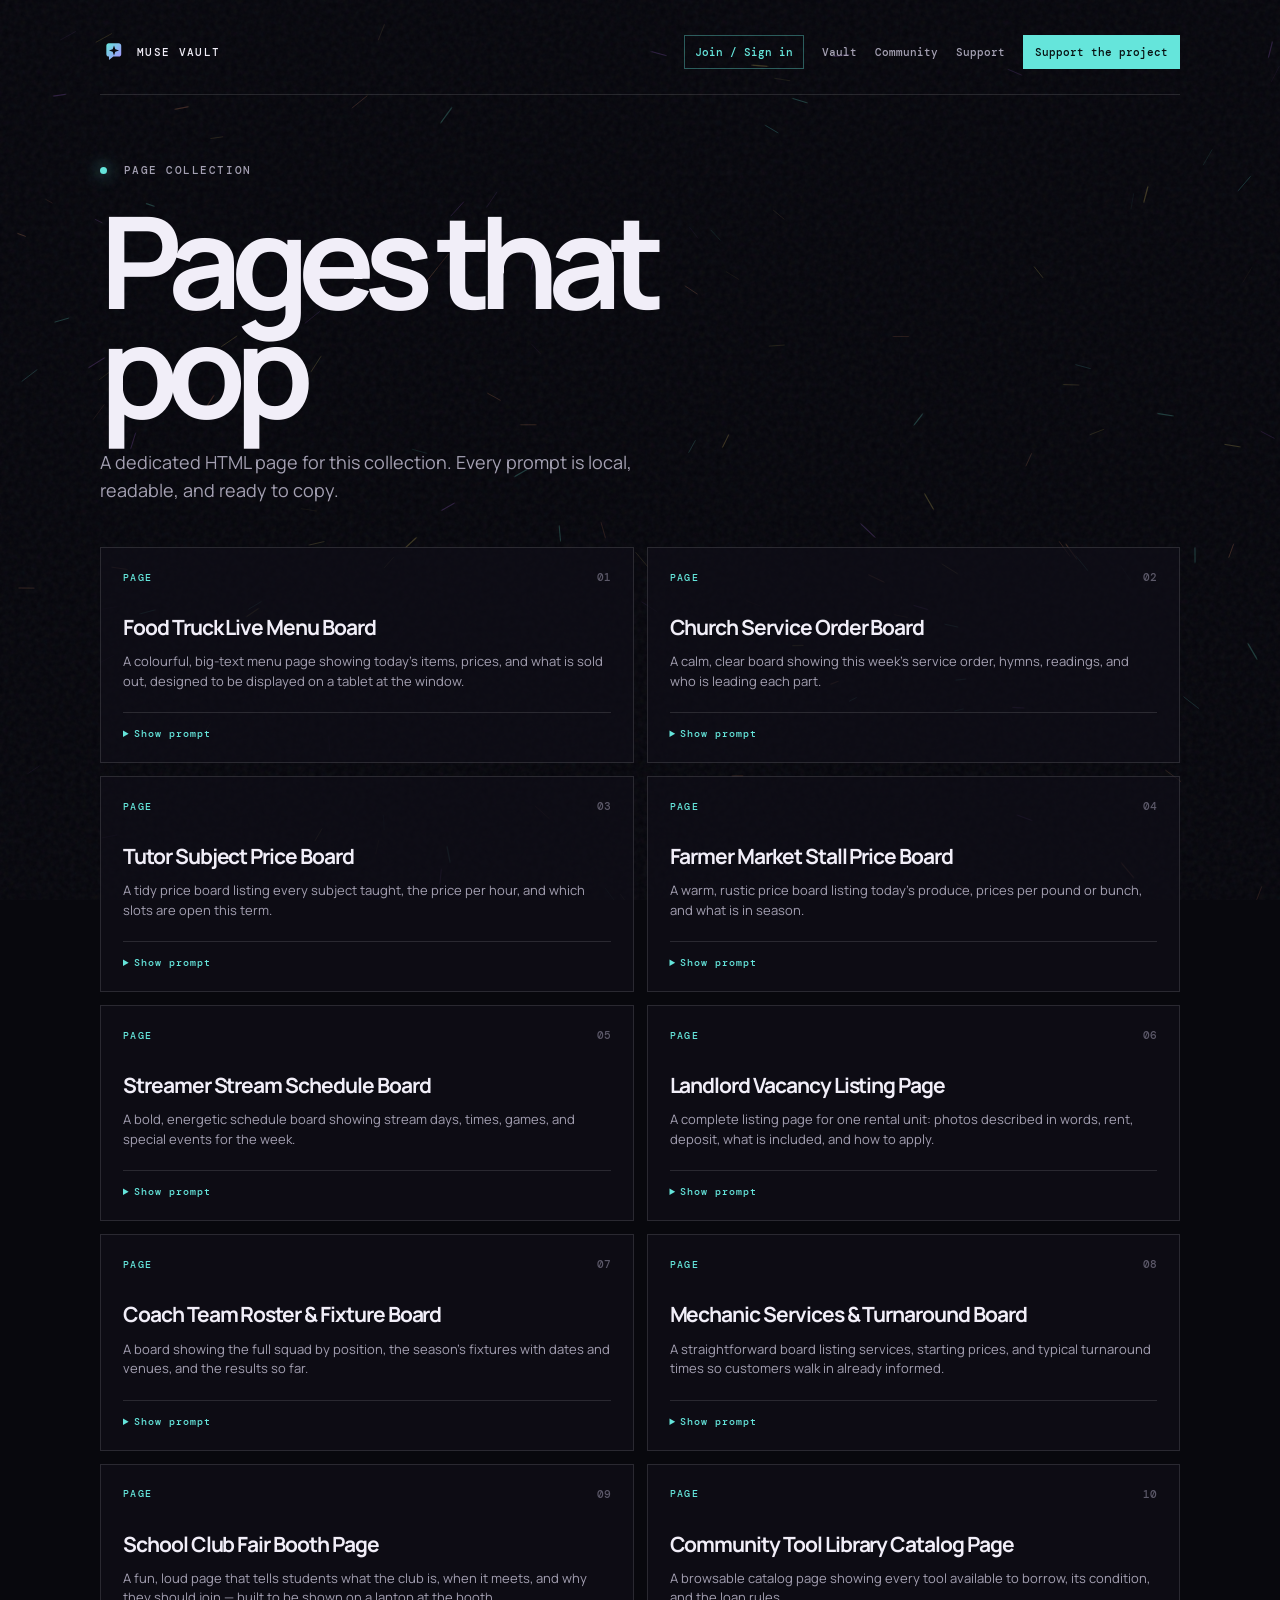
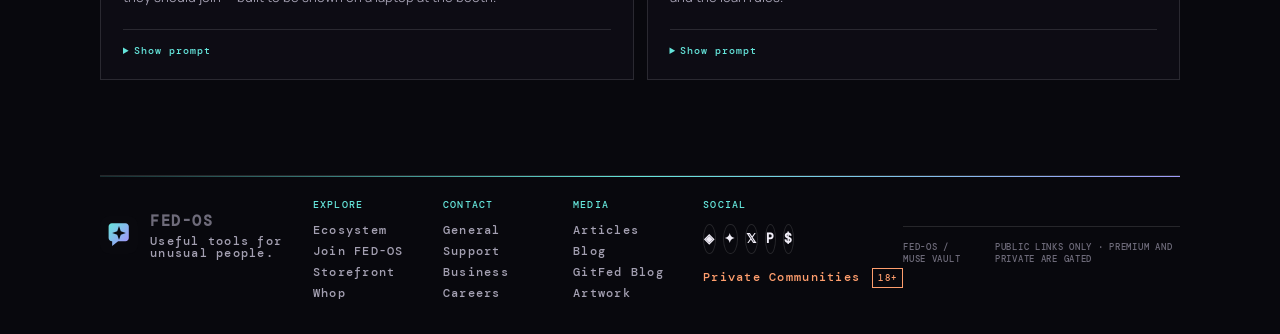
<file: pages.html>
<!doctype html><html lang="en"><head><meta charset="utf-8"><meta name="viewport" content="width=device-width,initial-scale=1"><link rel="icon" type="image/svg+xml" href="assets/mark.svg"><link rel="stylesheet" href="styles.css"><title>Pages that pop — Muse Vault</title></head><body><canvas id="atmosphere" aria-hidden="true"></canvas><div class="noise" aria-hidden="true"></div><main class="inner-page"><nav class="site-nav"><a class="brand" href="index.html"><img src="assets/mark.svg" alt=""> <span>MUSE VAULT</span></a><div class="nav-links"><a class="nav-login" href="join.html">Join / Sign in</a><a href="index.html">Vault</a><a href="community.html">Community</a><a href="support.html">Support</a><a class="nav-cta" href="payments.html">Support the project</a></div></nav><div class="page-hero"><div class="eyebrow"><span class="pulse"></span> PAGE COLLECTION</div><h1>Pages that pop</h1><p class="lede">A dedicated HTML page for this collection. Every prompt is local, readable, and ready to copy.</p></div><section class="catalog-list"><article class="catalog-card"><div class="card-top"><span class="tag">PAGE</span><span class="number">01</span></div><h2>Food Truck Live Menu Board</h2><p>A colourful, big-text menu page showing today&#x27;s items, prices, and what is sold out, designed to be displayed on a tablet at the window.</p><details><summary>Show prompt</summary><div class="detail-prompt">Create a PAGE (a space that shows information, static, no live state): a Food Truck Live Menu Board. Big readable text, items grouped by mains, sides, and drinks, sold-out badges, a highlighted daily special, allergy icons, and opening hours plus next location at the bottom. Colourful and readable from a distance on a tablet screen.</div><button class="copy catalog-copy" data-copy="Create a PAGE (a space that shows information, static, no live state): a Food Truck Live Menu Board. Big readable text, items grouped by mains, sides, and drinks, sold-out badges, a highlighted daily special, allergy icons, and opening hours plus next location at the bottom. Colourful and readable from a distance on a tablet screen.">COPY PROMPT</button></details></article><article class="catalog-card"><div class="card-top"><span class="tag">PAGE</span><span class="number">02</span></div><h2>Church Service Order Board</h2><p>A calm, clear board showing this week&#x27;s service order, hymns, readings, and who is leading each part.</p><details><summary>Show prompt</summary><div class="detail-prompt">Create a PAGE (a space that shows information, static, no live state): a Church Service Order Board. Service times, step-by-step order of service with hymn numbers, names of this week&#x27;s leaders, a welcome note for first-time visitors, and the next three upcoming events. Calm, clear, and easy to read.</div><button class="copy catalog-copy" data-copy="Create a PAGE (a space that shows information, static, no live state): a Church Service Order Board. Service times, step-by-step order of service with hymn numbers, names of this week&#x27;s leaders, a welcome note for first-time visitors, and the next three upcoming events. Calm, clear, and easy to read.">COPY PROMPT</button></details></article><article class="catalog-card"><div class="card-top"><span class="tag">PAGE</span><span class="number">03</span></div><h2>Tutor Subject Price Board</h2><p>A tidy price board listing every subject taught, the price per hour, and which slots are open this term.</p><details><summary>Show prompt</summary><div class="detail-prompt">Create a PAGE (a space that shows information, static, no live state): a Tutor Subject Price Board. Subjects grouped by level, price per hour and per five-session block, an availability grid, a short qualifications line per group, and contact details. Clean and professional, easy for a parent to scan in ten seconds.</div><button class="copy catalog-copy" data-copy="Create a PAGE (a space that shows information, static, no live state): a Tutor Subject Price Board. Subjects grouped by level, price per hour and per five-session block, an availability grid, a short qualifications line per group, and contact details. Clean and professional, easy for a parent to scan in ten seconds.">COPY PROMPT</button></details></article><article class="catalog-card"><div class="card-top"><span class="tag">PAGE</span><span class="number">04</span></div><h2>Farmer Market Stall Price Board</h2><p>A warm, rustic price board listing today&#x27;s produce, prices per pound or bunch, and what is in season.</p><details><summary>Show prompt</summary><div class="detail-prompt">Create a PAGE (a space that shows information, static, no live state): a Farmer Market Stall Price Board. Produce grouped by vegetables, fruit, and eggs with prices per unit, a picked-this-morning highlight, seasonal badges, bundle deals, and payment methods plus market hours. Warm and rustic, big enough to read from across a market stall.</div><button class="copy catalog-copy" data-copy="Create a PAGE (a space that shows information, static, no live state): a Farmer Market Stall Price Board. Produce grouped by vegetables, fruit, and eggs with prices per unit, a picked-this-morning highlight, seasonal badges, bundle deals, and payment methods plus market hours. Warm and rustic, big enough to read from across a market stall.">COPY PROMPT</button></details></article><article class="catalog-card"><div class="card-top"><span class="tag">PAGE</span><span class="number">05</span></div><h2>Streamer Stream Schedule Board</h2><p>A bold, energetic schedule board showing stream days, times, games, and special events for the week.</p><details><summary>Show prompt</summary><div class="detail-prompt">Create a PAGE (a space that shows information, static, no live state): a Streamer Stream Schedule Board. Weekly grid with day, start time, game, and stream type, timezone shown clearly, a this-week&#x27;s-special banner, links to the stream and community server, and a next-stream line at the top. Bold and energetic, built for viewers.</div><button class="copy catalog-copy" data-copy="Create a PAGE (a space that shows information, static, no live state): a Streamer Stream Schedule Board. Weekly grid with day, start time, game, and stream type, timezone shown clearly, a this-week&#x27;s-special banner, links to the stream and community server, and a next-stream line at the top. Bold and energetic, built for viewers.">COPY PROMPT</button></details></article><article class="catalog-card"><div class="card-top"><span class="tag">PAGE</span><span class="number">06</span></div><h2>Landlord Vacancy Listing Page</h2><p>A complete listing page for one rental unit: photos described in words, rent, deposit, what is included, and how to apply.</p><details><summary>Show prompt</summary><div class="detail-prompt">Create a PAGE (a space that shows information, static, no live state): a Landlord Vacancy Listing Page for one rental unit. Headline facts with rent and available date, what&#x27;s included, an honest description of the unit and neighbourhood, application steps in order, and contact and viewing times. Complete enough that a renter has no questions left.</div><button class="copy catalog-copy" data-copy="Create a PAGE (a space that shows information, static, no live state): a Landlord Vacancy Listing Page for one rental unit. Headline facts with rent and available date, what&#x27;s included, an honest description of the unit and neighbourhood, application steps in order, and contact and viewing times. Complete enough that a renter has no questions left.">COPY PROMPT</button></details></article><article class="catalog-card"><div class="card-top"><span class="tag">PAGE</span><span class="number">07</span></div><h2>Coach Team Roster &amp; Fixture Board</h2><p>A board showing the full squad by position, the season&#x27;s fixtures with dates and venues, and the results so far.</p><details><summary>Show prompt</summary><div class="detail-prompt">Create a PAGE (a space that shows information, static, no live state): a Coach Team Roster &amp; Fixture Board. Squad grouped by position with shirt numbers, fixtures with dates, venues, and results, a next-match highlight box, training nights, and a short code of conduct. Clear for players and parents alike.</div><button class="copy catalog-copy" data-copy="Create a PAGE (a space that shows information, static, no live state): a Coach Team Roster &amp; Fixture Board. Squad grouped by position with shirt numbers, fixtures with dates, venues, and results, a next-match highlight box, training nights, and a short code of conduct. Clear for players and parents alike.">COPY PROMPT</button></details></article><article class="catalog-card"><div class="card-top"><span class="tag">PAGE</span><span class="number">08</span></div><h2>Mechanic Services &amp; Turnaround Board</h2><p>A straightforward board listing services, starting prices, and typical turnaround times so customers walk in already informed.</p><details><summary>Show prompt</summary><div class="detail-prompt">Create a PAGE (a space that shows information, static, no live state): a Mechanic Services &amp; Turnaround Board. Services grouped by maintenance, repairs, diagnostics, and inspections, with starting prices and typical turnaround times, a while-you-wait versus leave-it list, warranty note, and opening hours. Straightforward and honest.</div><button class="copy catalog-copy" data-copy="Create a PAGE (a space that shows information, static, no live state): a Mechanic Services &amp; Turnaround Board. Services grouped by maintenance, repairs, diagnostics, and inspections, with starting prices and typical turnaround times, a while-you-wait versus leave-it list, warranty note, and opening hours. Straightforward and honest.">COPY PROMPT</button></details></article><article class="catalog-card"><div class="card-top"><span class="tag">PAGE</span><span class="number">09</span></div><h2>School Club Fair Booth Page</h2><p>A fun, loud page that tells students what the club is, when it meets, and why they should join — built to be shown on a laptop at the booth.</p><details><summary>Show prompt</summary><div class="detail-prompt">Create a PAGE (a space that shows information, static, no live state): a School Club Fair Booth Page. Big club name and one-line pitch, three bullets on what the club does, meeting day time and room, best moments from last year, and how to join. Fun and loud, built to catch a student&#x27;s eye at a fair booth.</div><button class="copy catalog-copy" data-copy="Create a PAGE (a space that shows information, static, no live state): a School Club Fair Booth Page. Big club name and one-line pitch, three bullets on what the club does, meeting day time and room, best moments from last year, and how to join. Fun and loud, built to catch a student&#x27;s eye at a fair booth.">COPY PROMPT</button></details></article><article class="catalog-card"><div class="card-top"><span class="tag">PAGE</span><span class="number">10</span></div><h2>Community Tool Library Catalog Page</h2><p>A browsable catalog page showing every tool available to borrow, its condition, and the loan rules.</p><details><summary>Show prompt</summary><div class="detail-prompt">Create a PAGE (a space that shows information, static, no live state): a Community Tool Library Catalog Page. Tools grouped by power, garden, home repair, kitchen, and outdoor, each with a description and condition note, loan rules, opening hours and location, and a most-borrowed-this-month highlight. Friendly and practical for neighbours.</div><button class="copy catalog-copy" data-copy="Create a PAGE (a space that shows information, static, no live state): a Community Tool Library Catalog Page. Tools grouped by power, garden, home repair, kitchen, and outdoor, each with a description and condition note, loan rules, opening hours and location, and a most-borrowed-this-month highlight. Friendly and practical for neighbours.">COPY PROMPT</button></details></article></section><footer class="site-footer"><div class="footer-brand"><img src="assets/mark.svg" alt=""><div><strong>FED-OS</strong><span>Useful tools for unusual people.</span></div></div><div class="footer-columns"><div><span class="footer-label">EXPLORE</span><a href="https://www.fedpromptly.org" target="_blank" rel="noopener">Ecosystem</a><a href="https://www.fedpromptly.com/aid" target="_blank" rel="noopener">Join FED-OS</a><a href="https://www.jabburr.com/fed-os" target="_blank" rel="noopener">Storefront</a><a href="https://whop.com/fedpromptly/" target="_blank" rel="noopener">Whop</a></div><div><span class="footer-label">CONTACT</span><a href="mailto:contact@fedpromptly.com">General</a><a href="mailto:support@fedpromptly.com">Support</a><a href="mailto:business@fedpromptly.com">Business</a><a href="mailto:careers@fedpromptly.com">Careers</a></div><div><span class="footer-label">MEDIA</span><a href="https://substack.com/@fedpromptly" target="_blank" rel="noopener">Articles</a><a href="https://fedpromptly.wordpress.com/" target="_blank" rel="noopener">Blog</a><a href="https://gitfed.substack.com/" target="_blank" rel="noopener">GitFed Blog</a><a href="https://www.deviantart.com/fedpromptly" target="_blank" rel="noopener">Artwork</a></div><div><span class="footer-label">SOCIAL</span><div class="social-buttons"><a class="social-icon" aria-label="Developers Discord" href="https://discord.gg/Jm4XStx4Pf" target="_blank" rel="noopener">◈</a><a class="social-icon" aria-label="Bluesky" href="https://bsky.app/profile/fed-os.bsky.social" target="_blank" rel="noopener">✦</a><a class="social-icon" aria-label="X" href="https://x.com/Fedpromptly" target="_blank" rel="noopener">𝕏</a><a class="social-icon" aria-label="Patreon" href="https://www.patreon.com/c/FEDpromptly" target="_blank" rel="noopener">P</a><a class="social-icon" aria-label="Tips and donations" href="https://buymeacoffee.com/fedpromptly" target="_blank" rel="noopener">$</a></div><a class="private-link" href="private-communities.html">Private Communities <span>18+</span></a></div></div><div class="footer-bottom"><span>FED-OS / MUSE VAULT</span><span>PUBLIC LINKS ONLY · PREMIUM AND PRIVATE ARE GATED</span></div></footer><script src="site-effects.js"></script></main><script>document.querySelectorAll('.catalog-copy').forEach(b=>b.addEventListener('click',async()=>{await navigator.clipboard.writeText(b.dataset.copy);b.textContent='COPIED';setTimeout(()=>b.textContent='COPY PROMPT',1000)}));</script></body></html>
</file>
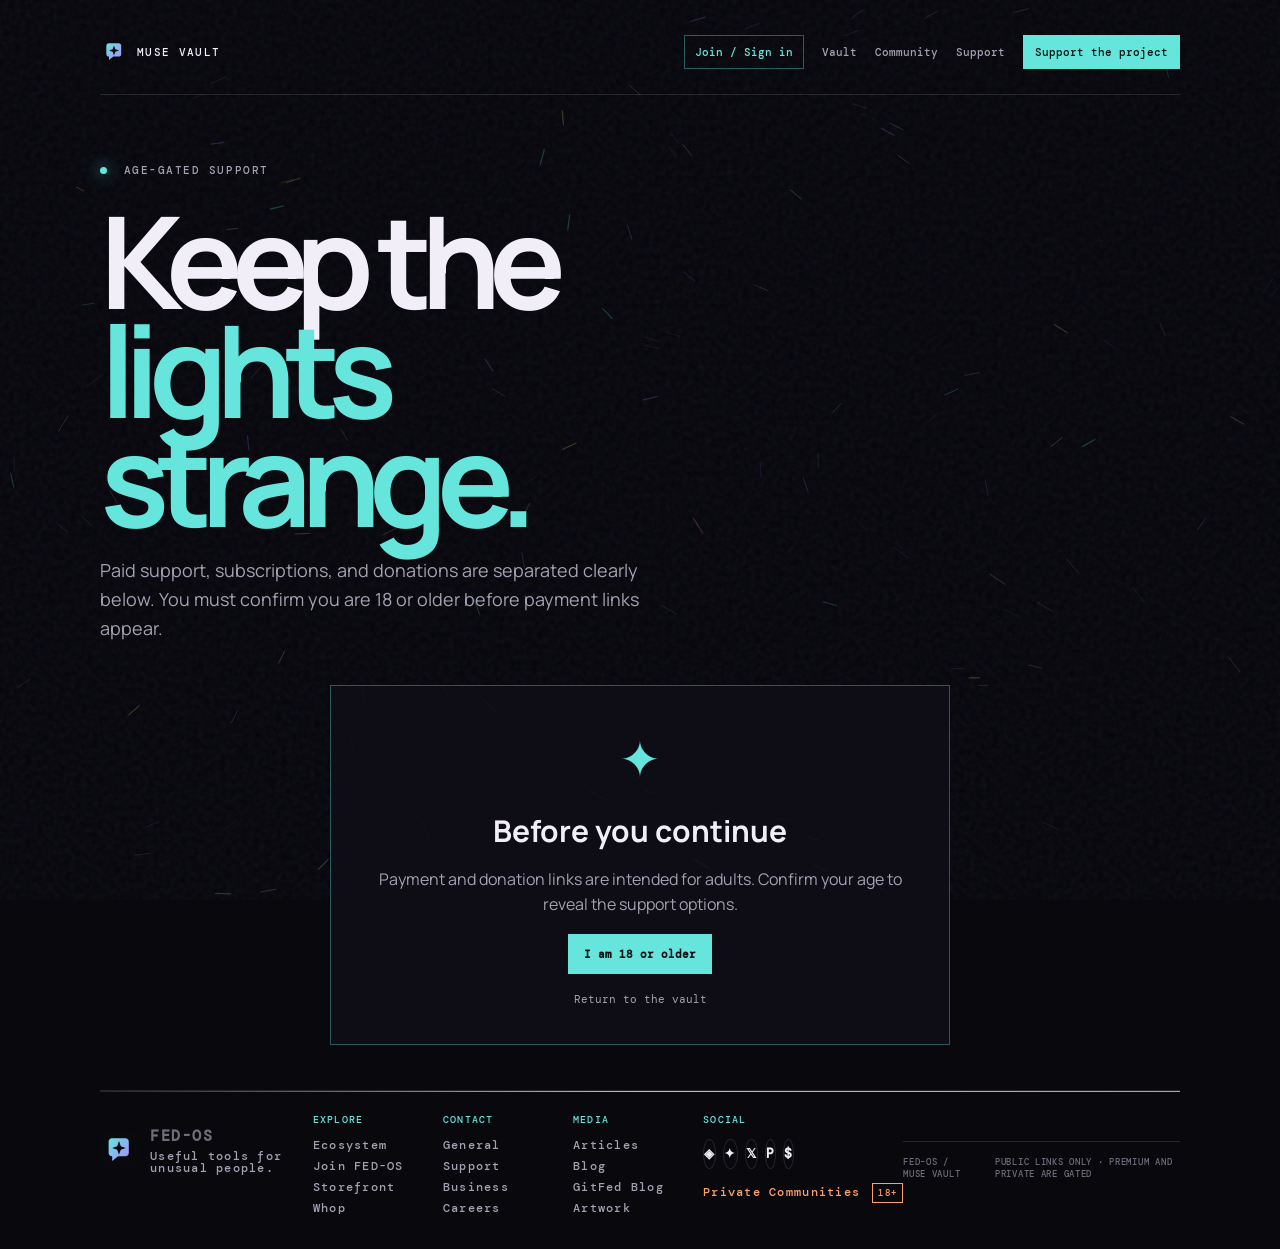
<file: payments.html>
<!doctype html><html lang="en"><head><meta charset="utf-8"><meta name="viewport" content="width=device-width,initial-scale=1"><link rel="icon" type="image/svg+xml" href="assets/mark.svg"><link rel="stylesheet" href="styles.css"><script async src="https://js.stripe.com/v3/buy-button.js"></script><title>Support the Vault</title></head><body><canvas id="atmosphere" aria-hidden="true"></canvas><div class="noise" aria-hidden="true"></div><main class="inner-page"><nav class="site-nav"><a class="brand" href="index.html"><img src="assets/mark.svg" alt=""> <span>MUSE VAULT</span></a><div class="nav-links"><a class="nav-login" href="join.html">Join / Sign in</a><a href="index.html">Vault</a><a href="community.html">Community</a><a href="support.html">Support</a><a class="nav-cta" href="payments.html">Support the project</a></div></nav><div class="page-hero"><div class="eyebrow"><span class="pulse"></span> AGE-GATED SUPPORT</div><h1>Keep the<br><em>lights strange.</em></h1><p class="lede">Paid support, subscriptions, and donations are separated clearly below. You must confirm you are 18 or older before payment links appear.</p></div><section id="age-gate" class="age-gate"><div class="age-symbol">✦</div><h2>Before you continue</h2><p>Payment and donation links are intended for adults. Confirm your age to reveal the support options.</p><button class="button" id="enter-support">I am 18 or older</button><a class="quiet-link" href="index.html">Return to the vault</a></section><section id="payment-options" class="payment-options" hidden><div class="payment-intro"><span class="tag">SUPPORT OPTIONS</span><h2>Choose your lane.</h2><p class="detail-copy">External checkout providers open in their own secure pages. Ko-fi is intentionally not included.</p></div><div class="pay-grid"><article class="pay-card"><span class="pay-kicker">SUBSCRIPTION</span><h3>PayPal Fedpromptly</h3><p>Recurring support through the supplied PayPal subscription plan.</p><div id="paypal-button-container-P-4FD24238VX4902214NK2XP2Y"></div></article><article class="pay-card"><span class="pay-kicker">CARD</span><h3>Stripe Fedpromptly</h3><p>Card checkout through the supplied Stripe buy button.</p><stripe-buy-button buy-button-id="buy_btn_1UJKaaJaRf233kfWKZ81fcIe" publishable-key="pk_live_51UIdAGJaRf233kfWlFacR31IYVGdjCVAttNFzIgQGXQzrUdc894iJcBqamRZNwF11z2AN5kvjyzitor462f2egVI00UmKj0sd8"></stripe-buy-button></article><article class="pay-card"><span class="pay-kicker">DONATION</span><h3>GitHub Sponsors</h3><p>Support through the public GitHub Sponsors page.</p><div class="gh-sponsor-card"><iframe src="https://github.com/sponsors/Git-FED/card" title="Sponsor Git-FED" width="600" height="225" frameborder="0" scrolling="no" loading="lazy" referrerpolicy="no-referrer-when-downgrade"></iframe><noscript><a href="https://github.com/sponsors/Git-FED">Sponsor Git-FED on GitHub</a></noscript></div></article><article class="pay-card"><span class="pay-kicker">DONATION</span><h3>thanks.dev</h3><p>Support Git-FED through the supplied thanks.dev dependency donation page.</p><a class="button" href="thanks.html">Open thanks.dev donation page</a></article><article class="pay-card"><span class="pay-kicker">PREMIUM SUPPORT</span><h3>Patreon / $5 checkout</h3><p>Age-gated Patreon checkout for the supplied FEDpromptly support flow.</p><a class="button" href="https://www.patreon.com/checkout/16145898/28759937?client_id=yieuxJary8ZL-f8_KU2x6CLgr8nrI8W61ttU1yzFIpPl4KhhtqsjGDWTKdh0e-gx&amp;state=05d4a8d93af762ab4aa99e75678389c6&amp;response_type=code&amp;amt=5.0&amp;pledge_insufficient=True&amp;redirect_uri=https%3A%2F%2Fwww.patreon.com%2Foauth2%2Fbecome-patron%3Fredirect_uri%3Dhttps%253A%252F%252Fgithub.com%252Fsponsors%252Faccounts%252Fpatreon%26client_id%3DyieuxJary8ZL-f8_KU2x6CLgr8nrI8W61ttU1yzFIpPl4KhhtqsjGDWTKdh0e-gx%26min_cents%3D500%26campaign_id%3D16145898%26response_type%3Dcode%26state%3D05d4a8d93af762ab4aa99e75678389c6%26scope%3Didentity%2Bidentity%255Bemail%255D%2Bcampaigns%2Bw%253Acampaigns.webhook%2Bcampaigns.members&amp;start_flow=become_patron&amp;scope=identity+identity%5Bemail%5D+campaigns+w%3Acampaigns.webhook+campaigns.members" target="_blank" rel="noopener noreferrer">Open Patreon checkout</a></article><article class="pay-card"><span class="pay-kicker">DONATION</span><h3>Buy Me a Book</h3><p>One-time support through the supplied Buy Me a Coffee page.</p><a class="button" href="https://www.buymeacoffee.com/fedpromptly" target="_blank" rel="noopener">Buy me a book</a></article><article class="pay-card"><span class="pay-kicker">CRYPTO</span><h3>NOWPayments</h3><p>Cryptocurrency checkout through the supplied payment page.</p><a class="button" href="https://nowpayments.io/payment/?iid=5997958570&amp;source=button" target="_blank" rel="noopener">Open crypto checkout</a></article></div></section><footer class="site-footer"><div class="footer-brand"><img src="assets/mark.svg" alt=""><div><strong>FED-OS</strong><span>Useful tools for unusual people.</span></div></div><div class="footer-columns"><div><span class="footer-label">EXPLORE</span><a href="https://www.fedpromptly.org" target="_blank" rel="noopener">Ecosystem</a><a href="https://www.fedpromptly.com/aid" target="_blank" rel="noopener">Join FED-OS</a><a href="https://www.jabburr.com/fed-os" target="_blank" rel="noopener">Storefront</a><a href="https://whop.com/fedpromptly/" target="_blank" rel="noopener">Whop</a></div><div><span class="footer-label">CONTACT</span><a href="mailto:contact@fedpromptly.com">General</a><a href="mailto:support@fedpromptly.com">Support</a><a href="mailto:business@fedpromptly.com">Business</a><a href="mailto:careers@fedpromptly.com">Careers</a></div><div><span class="footer-label">MEDIA</span><a href="https://substack.com/@fedpromptly" target="_blank" rel="noopener">Articles</a><a href="https://fedpromptly.wordpress.com/" target="_blank" rel="noopener">Blog</a><a href="https://gitfed.substack.com/" target="_blank" rel="noopener">GitFed Blog</a><a href="https://www.deviantart.com/fedpromptly" target="_blank" rel="noopener">Artwork</a></div><div><span class="footer-label">SOCIAL</span><div class="social-buttons"><a class="social-icon" aria-label="Developers Discord" href="https://discord.gg/Jm4XStx4Pf" target="_blank" rel="noopener">◈</a><a class="social-icon" aria-label="Bluesky" href="https://bsky.app/profile/fed-os.bsky.social" target="_blank" rel="noopener">✦</a><a class="social-icon" aria-label="X" href="https://x.com/Fedpromptly" target="_blank" rel="noopener">𝕏</a><a class="social-icon" aria-label="Patreon" href="https://www.patreon.com/c/FEDpromptly" target="_blank" rel="noopener">P</a><a class="social-icon" aria-label="Tips and donations" href="https://buymeacoffee.com/fedpromptly" target="_blank" rel="noopener">$</a></div><a class="private-link" href="private-communities.html">Private Communities <span>18+</span></a></div></div><div class="footer-bottom"><span>FED-OS / MUSE VAULT</span><span>PUBLIC LINKS ONLY · PREMIUM AND PRIVATE ARE GATED</span></div></footer></main><script src="site-effects.js"></script><script src="https://www.paypal.com/sdk/js?client-id=BAA_ndqaWMyQwTnDZ0LXwLQ22jdJo9uxkeXYqmBbF-hD41HMiZ83mvOcx1Kti0b6ZfXfje7Q1ievNaS8Ok&amp;vault=true&amp;intent=subscription" data-sdk-integration-source="button-factory"></script><script>(function(){const gate=document.getElementById('age-gate'),opts=document.getElementById('payment-options'),btn=document.getElementById('enter-support');if(localStorage.getItem('museAge18')==='yes'){gate.hidden=true;opts.hidden=false;}btn.addEventListener('click',()=>{localStorage.setItem('museAge18','yes');gate.hidden=true;opts.hidden=false;if(window.paypal){paypal.Buttons({style:{shape:'rect',color:'gold',layout:'vertical',label:'subscribe'},createSubscription:(data,actions)=>actions.subscription.create({plan_id:'P-4FD24238VX4902214NK2XP2Y',quantity:1}),onApprove:data=>alert('Subscription approved: '+data.subscriptionID)}).render('#paypal-button-container-P-4FD24238VX4902214NK2XP2Y')}})})();</script></body></html>
</file>
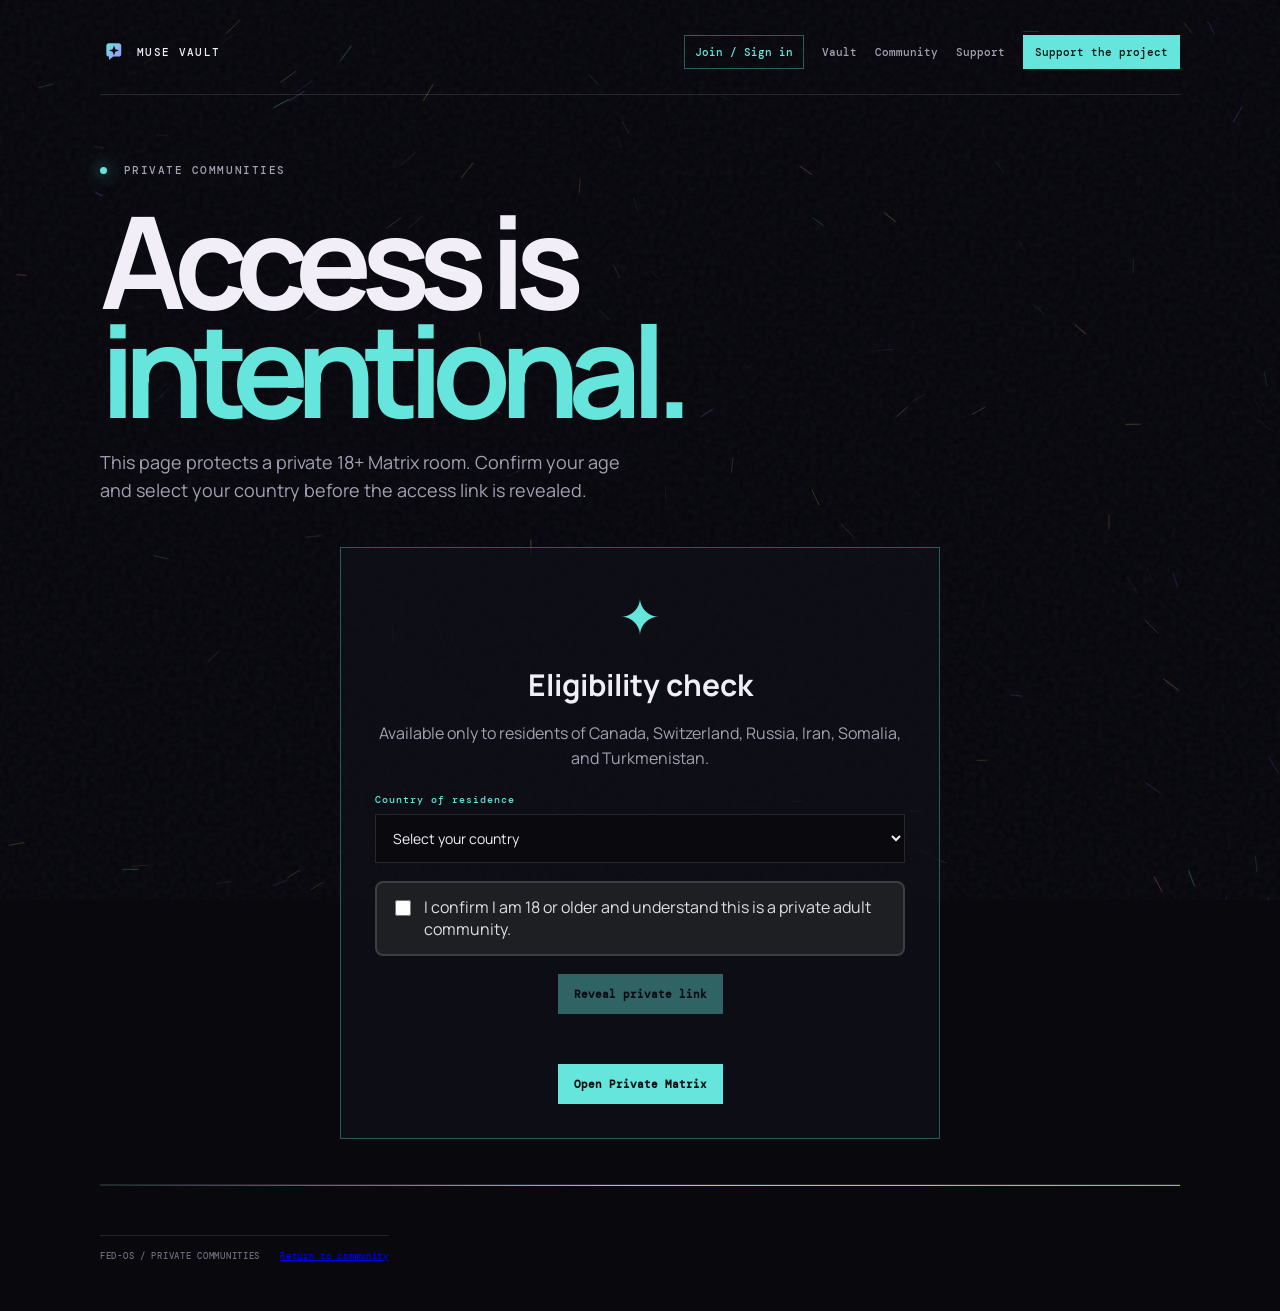
<file: private-communities.html>
<!doctype html><html lang="en"><head><meta charset="utf-8"><meta name="viewport" content="width=device-width,initial-scale=1"><link rel="icon" type="image/svg+xml" href="assets/mark.svg"><link rel="stylesheet" href="styles.css"><title>Private Communities — FED-OS</title></head><body><canvas id="atmosphere" aria-hidden="true"></canvas><div class="noise" aria-hidden="true"></div><main class="inner-page"><nav class="site-nav"><a class="brand" href="index.html"><img src="assets/mark.svg" alt=""><span>MUSE VAULT</span></a><div class="nav-links"><a class="nav-login" href="join.html">Join / Sign in</a><a href="index.html">Vault</a><a href="community.html">Community</a><a href="support.html">Support</a><a class="nav-cta" href="payments.html">Support the project</a></div></nav><div class="page-hero"><div class="eyebrow"><span class="pulse"></span> PRIVATE COMMUNITIES</div><h1>Access is<br><em>intentional.</em></h1><p class="lede">This page protects a private 18+ Matrix room. Confirm your age and select your country before the access link is revealed.</p></div><section class="private-gate"><div class="age-symbol">✦</div><h2>Eligibility check</h2><p>Available only to residents of Canada, Switzerland, Russia, Iran, Somalia, and Turkmenistan.</p><label class="field-label" for="country">Country of residence</label><select id="country"><option value="">Select your country</option><option>Canada</option><option>Switzerland</option><option>Russia</option><option>Iran</option><option>Somalia</option><option>Turkmenistan</option><option value="other">Other</option></select><label class="verify"><input type="checkbox" id="privateAge"><span>I confirm I am 18 or older and understand this is a private adult community.</span></label><button class="button" id="revealPrivate" disabled>Reveal private link</button><p id="privateMessage" class="gate-message" role="status"></p><a id="matrixLink" class="button matrix-button" href="https://matrix.to/#/#fed-os:matrix.org" target="_blank" rel="noopener" hidden>Open Private Matrix</a></section><footer class="site-footer"><div class="footer-bottom"><span>FED-OS / PRIVATE COMMUNITIES</span><a href="community.html">Return to community</a></div></footer></main><script src="site-effects.js"></script><script>(function(){const country=document.getElementById('country'),age=document.getElementById('privateAge'),btn=document.getElementById('revealPrivate'),msg=document.getElementById('privateMessage'),link=document.getElementById('matrixLink'),allowed=['Canada','Switzerland','Russia','Iran','Somalia','Turkmenistan'];function update(){btn.disabled=!(age.checked&&allowed.includes(country.value))}country.addEventListener('change',update);age.addEventListener('change',update);btn.addEventListener('click',()=>{if(btn.disabled)return;msg.textContent='Eligibility confirmed. The private link is now available.';msg.className='gate-message success';link.hidden=false})})();</script></body></html>
</file>
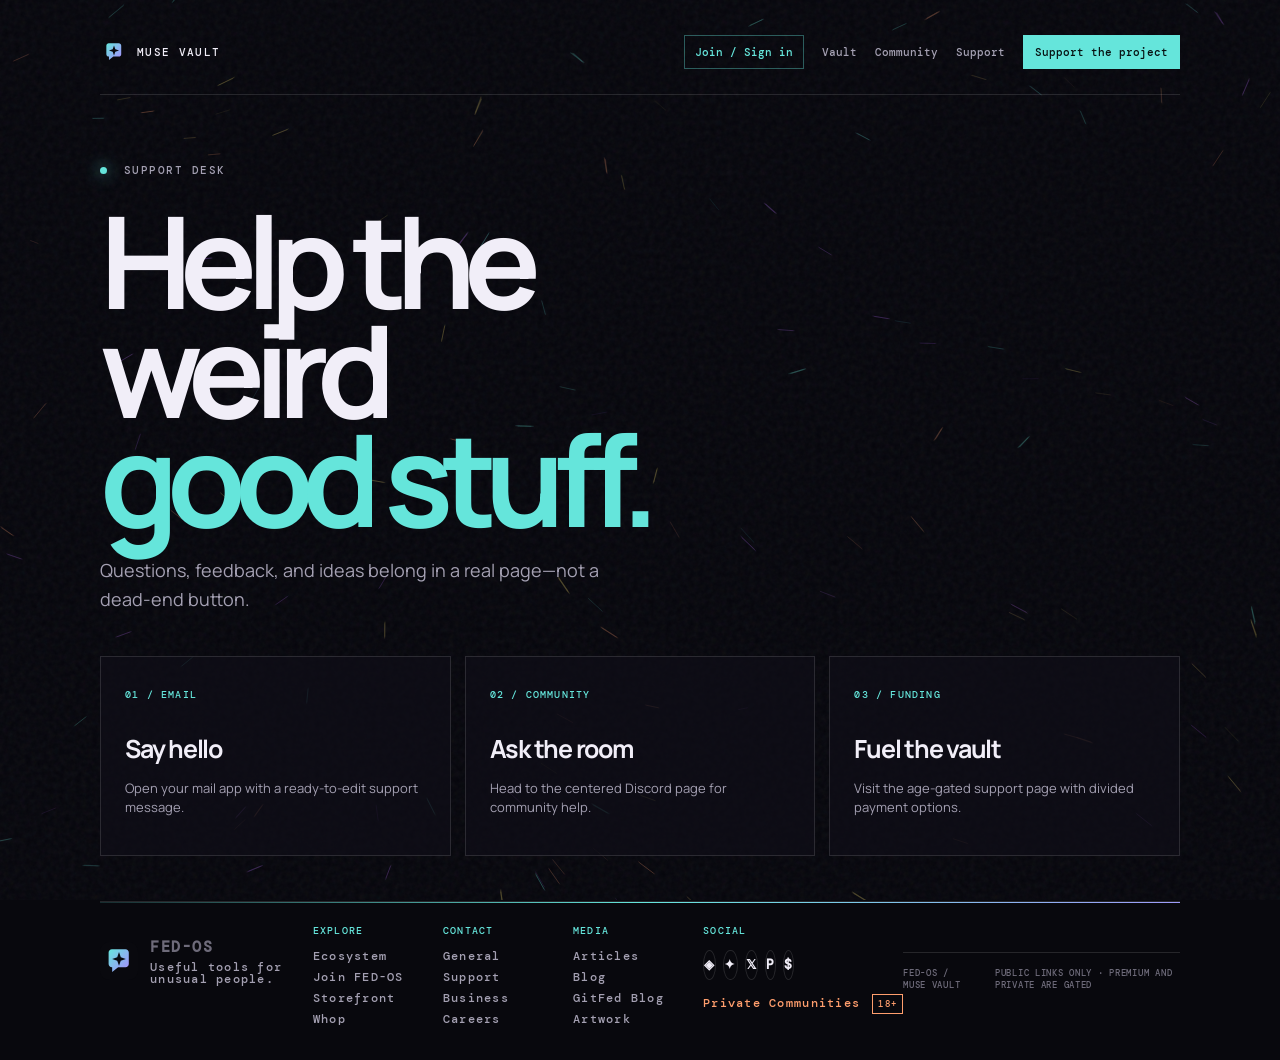
<file: support.html>
<!doctype html><html lang="en"><head><meta charset="utf-8"><meta name="viewport" content="width=device-width,initial-scale=1"><link rel="icon" type="image/svg+xml" href="assets/mark.svg"><link rel="stylesheet" href="styles.css"><title>Support — Muse Vault</title></head><body><canvas id="atmosphere" aria-hidden="true"></canvas><div class="noise" aria-hidden="true"></div><main class="inner-page"><nav class="site-nav"><a class="brand" href="index.html"><img src="assets/mark.svg" alt=""> <span>MUSE VAULT</span></a><div class="nav-links"><a class="nav-login" href="join.html">Join / Sign in</a><a href="index.html">Vault</a><a href="community.html">Community</a><a href="support.html">Support</a><a class="nav-cta" href="payments.html">Support the project</a></div></nav><div class="page-hero"><div class="eyebrow"><span class="pulse"></span> SUPPORT DESK</div><h1>Help the weird<br><em>good stuff.</em></h1><p class="lede">Questions, feedback, and ideas belong in a real page—not a dead-end button.</p></div><section class="support-grid"><a class="support-card" href="mailto:fedpromptly@example.com"><span>01 / EMAIL</span><h2>Say hello</h2><p>Open your mail app with a ready-to-edit support message.</p></a><a class="support-card" href="community.html"><span>02 / COMMUNITY</span><h2>Ask the room</h2><p>Head to the centered Discord page for community help.</p></a><a class="support-card" href="payments.html"><span>03 / FUNDING</span><h2>Fuel the vault</h2><p>Visit the age-gated support page with divided payment options.</p></a></section><footer class="site-footer"><div class="footer-brand"><img src="assets/mark.svg" alt=""><div><strong>FED-OS</strong><span>Useful tools for unusual people.</span></div></div><div class="footer-columns"><div><span class="footer-label">EXPLORE</span><a href="https://www.fedpromptly.org" target="_blank" rel="noopener">Ecosystem</a><a href="https://www.fedpromptly.com/aid" target="_blank" rel="noopener">Join FED-OS</a><a href="https://www.jabburr.com/fed-os" target="_blank" rel="noopener">Storefront</a><a href="https://whop.com/fedpromptly/" target="_blank" rel="noopener">Whop</a></div><div><span class="footer-label">CONTACT</span><a href="mailto:contact@fedpromptly.com">General</a><a href="mailto:support@fedpromptly.com">Support</a><a href="mailto:business@fedpromptly.com">Business</a><a href="mailto:careers@fedpromptly.com">Careers</a></div><div><span class="footer-label">MEDIA</span><a href="https://substack.com/@fedpromptly" target="_blank" rel="noopener">Articles</a><a href="https://fedpromptly.wordpress.com/" target="_blank" rel="noopener">Blog</a><a href="https://gitfed.substack.com/" target="_blank" rel="noopener">GitFed Blog</a><a href="https://www.deviantart.com/fedpromptly" target="_blank" rel="noopener">Artwork</a></div><div><span class="footer-label">SOCIAL</span><div class="social-buttons"><a class="social-icon" aria-label="Developers Discord" href="https://discord.gg/Jm4XStx4Pf" target="_blank" rel="noopener">◈</a><a class="social-icon" aria-label="Bluesky" href="https://bsky.app/profile/fed-os.bsky.social" target="_blank" rel="noopener">✦</a><a class="social-icon" aria-label="X" href="https://x.com/Fedpromptly" target="_blank" rel="noopener">𝕏</a><a class="social-icon" aria-label="Patreon" href="https://www.patreon.com/c/FEDpromptly" target="_blank" rel="noopener">P</a><a class="social-icon" aria-label="Tips and donations" href="https://buymeacoffee.com/fedpromptly" target="_blank" rel="noopener">$</a></div><a class="private-link" href="private-communities.html">Private Communities <span>18+</span></a></div></div><div class="footer-bottom"><span>FED-OS / MUSE VAULT</span><span>PUBLIC LINKS ONLY · PREMIUM AND PRIVATE ARE GATED</span></div></footer><script src="site-effects.js"></script></body></html>
</file>
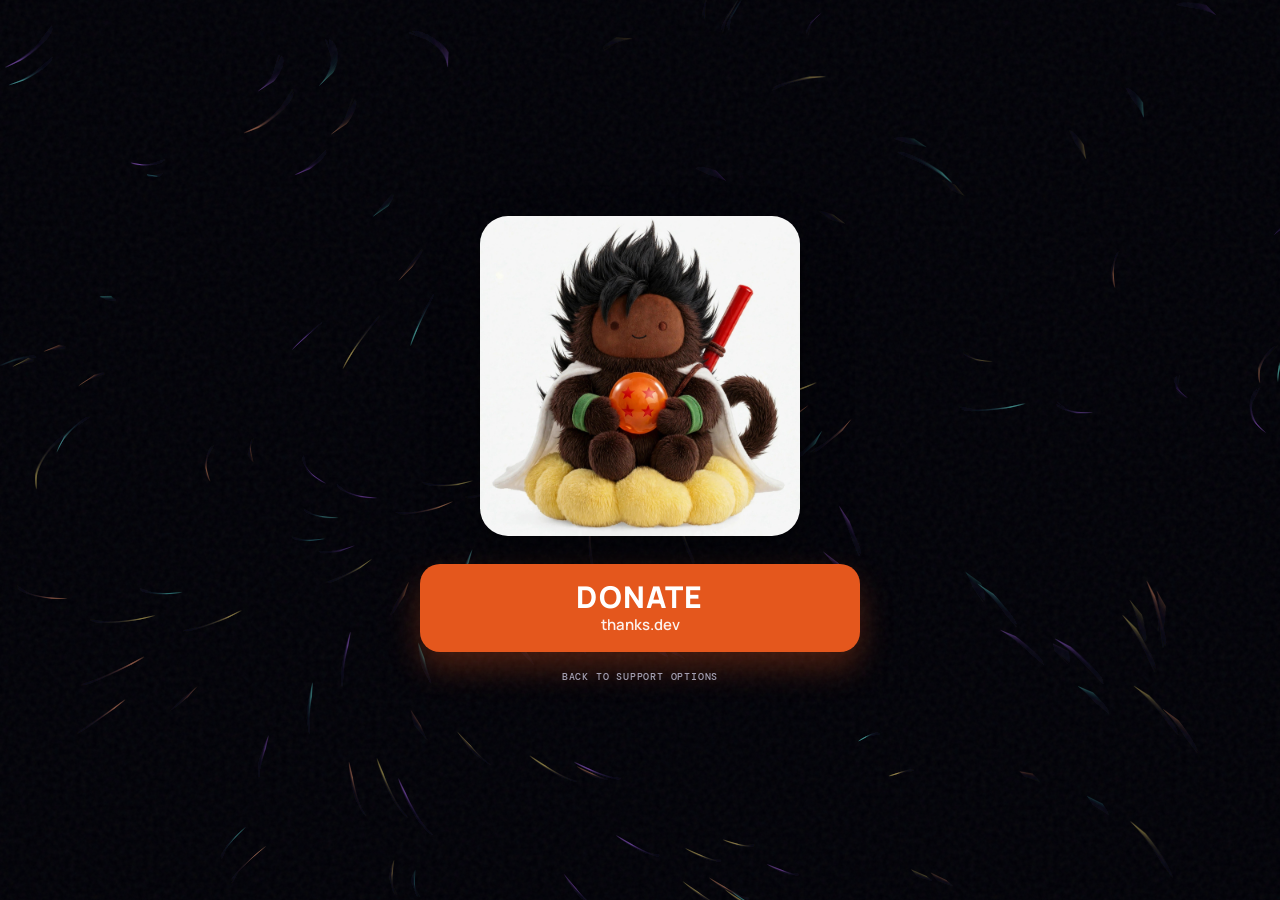
<file: thanks.html>
<!doctype html><html lang="en"><head><meta charset="utf-8"><meta name="viewport" content="width=device-width,initial-scale=1,viewport-fit=cover"><meta name="color-scheme" content="dark"><link rel="icon" type="image/svg+xml" href="assets/mark.svg"><link rel="stylesheet" href="styles.css"><title>Donate — Git-FED</title><style>.thanks-page{width:min(440px,calc(100% - 32px));margin:auto;min-height:100vh;display:flex;align-items:center;justify-content:center;padding:28px 0;text-align:center}.thanks-card{width:100%}.thanks-avatar{display:block;width:320px;height:320px;max-width:80vw;max-height:80vw;object-fit:cover;margin:0 auto;border-radius:28px;box-shadow:0 24px 50px rgba(0,0,0,.35),0 2px 10px rgba(0,0,0,.2);animation:thanksFloat 5s ease-in-out infinite}.thanks-title{position:absolute;width:1px;height:1px;overflow:hidden;clip:rect(0 0 0 0);white-space:nowrap}.thanks-donate{display:flex;flex-direction:column;align-items:center;justify-content:center;gap:4px;width:100%;margin-top:28px;min-height:88px;padding:18px 24px;background:#e4571d;color:#fff;text-decoration:none;border-radius:20px;box-shadow:0 16px 32px rgba(228,87,29,.3);transition:background .15s ease,transform .15s ease,box-shadow .15s ease}.thanks-donate:hover{background:#ff6b2c;transform:translateY(-2px);box-shadow:0 20px 36px rgba(228,87,29,.4)}.thanks-main{font-size:30px;font-weight:800;letter-spacing:.04em;line-height:1}.thanks-sub{font-size:15px;font-weight:600;opacity:.92;line-height:1.2}.thanks-back{display:inline-block;margin-top:18px;color:var(--muted);font:500 10px DM Mono;text-decoration:none;letter-spacing:.08em}.thanks-back:hover{color:var(--cyan)}@keyframes thanksFloat{50%{transform:translateY(-7px) rotate(-1deg)}}@media(max-width:420px){.thanks-avatar{border-radius:22px}.thanks-donate{margin-top:20px;min-height:80px}.thanks-main{font-size:27px}}@media(prefers-reduced-motion:reduce){.thanks-avatar{animation:none}.thanks-donate{transition:none}.thanks-donate:hover{transform:none}}</style></head><body><canvas id="atmosphere" aria-hidden="true"></canvas><div class="noise" aria-hidden="true"></div><main class="thanks-page"><section class="thanks-card"><h1 class="thanks-title">Donate to Git-FED on thanks.dev</h1><img class="thanks-avatar" src="assets/thanks-avatar.jpg" alt="Git-FED donation artwork"><a class="thanks-donate" href="https://thanks.dev/d/gh/git-fed/dependencies" target="_blank" rel="noopener noreferrer" aria-label="Donate to Git-FED on thanks.dev"><span class="thanks-main">DONATE</span><span class="thanks-sub">thanks.dev</span></a><a class="thanks-back" href="payments.html">BACK TO SUPPORT OPTIONS</a></section></main><script src="site-effects.js"></script></body></html>
</file>
<file: styles.css>
@import url('https://fonts.googleapis.com/css2?family=DM+Mono:wght@400;500&family=Manrope:wght@400;500;600;700;800&display=swap');
:root{--bg:#08080d;--paper:#101017;--ink:#f1eef8;--muted:#a4a0b2;--line:rgba(255,255,255,.12);--cyan:#65e5db;--violet:#a98cff;--orange:#ff9e6d}
*{box-sizing:border-box} body{margin:0;background:var(--bg);color:var(--ink);font-family:Manrope,system-ui,sans-serif;min-height:100vh}#atmosphere{position:fixed;inset:0;width:100%;height:100%;z-index:-3;background:#08080d}.noise{position:fixed;inset:0;z-index:-2;pointer-events:none;opacity:.07;background-image:url("data:image/svg+xml,%3Csvg viewBox='0 0 180 180' xmlns='http://www.w3.org/2000/svg'%3E%3Cfilter id='n'%3E%3CfeTurbulence type='fractalNoise' baseFrequency='.9' numOctaves='4' stitchTiles='stitch'/%3E%3C/filter%3E%3Crect width='100%25' height='100%25' filter='url(%23n)' opacity='.8'/%3E%3C/svg%3E")}
.shell{width:min(1160px,calc(100% - 44px));margin:auto;padding:45px 0 30px}.hero{padding:20px 0 40px;max-width:900px}.eyebrow,.status,footer,kbd{font:500 11px/1 DM Mono,monospace;letter-spacing:.14em;color:var(--muted)}.pulse{display:inline-block;width:7px;height:7px;border-radius:50%;background:var(--cyan);box-shadow:0 0 16px var(--cyan);margin-right:8px}.slash{color:#514e61;margin:0 9px}.hero h1{font-size:clamp(64px,11vw,156px);line-height:.84;letter-spacing:-.09em;margin:35px 0 25px;font-weight:800}.hero h1 em{font-style:normal;color:var(--cyan);text-shadow:0 0 35px rgba(101,229,219,.25)}.lede{color:var(--muted);font-size:18px;line-height:1.6;max-width:540px;margin:0}.controls{margin-top:42px;display:grid;gap:15px}.search{height:56px;border:1px solid var(--line);background:rgba(10,10,17,.65);backdrop-filter:blur(16px);display:flex;align-items:center;padding:0 17px;color:var(--muted);gap:11px}.search span{font-size:25px;line-height:0;transform:rotate(-20deg)}.search input{flex:1;background:none;border:0;outline:0;color:var(--ink);font:500 15px Manrope}.search input::placeholder{color:#6e6b7a}.search kbd{border:1px solid var(--line);padding:6px 8px;border-radius:4px}.filters{display:flex;gap:8px;flex-wrap:wrap}.filter{color:var(--muted);background:rgba(255,255,255,.035);border:1px solid var(--line);padding:11px 13px;cursor:pointer;font:500 11px DM Mono;letter-spacing:.04em;transition:.2s}.filter b{color:#6e6b7a;font-weight:400;margin-left:5px}.filter:hover,.filter.active{color:var(--bg);background:var(--cyan);border-color:var(--cyan)}.filter.active b,.filter:hover b{color:var(--bg)}.status{display:flex;align-items:center;gap:14px;padding:15px 0;border-top:1px solid var(--line);border-bottom:1px solid var(--line)}.status-line{height:1px;background:var(--line);flex:1}.cards{display:grid;grid-template-columns:repeat(3,1fr);gap:12px;padding:22px 0 80px}.card{position:relative;min-height:205px;background:linear-gradient(145deg,rgba(24,23,34,.86),rgba(12,12,18,.72));border:1px solid var(--line);padding:22px;cursor:pointer;transition:transform .3s,border-color .3s,background .3s;overflow:hidden}.card:before{content:"";position:absolute;inset:auto -30% -70% 30%;height:150px;background:radial-gradient(ellipse,rgba(101,229,219,.13),transparent 65%);transform:rotate(-12deg);pointer-events:none}.card:hover{transform:translateY(-5px);border-color:rgba(101,229,219,.55);background:linear-gradient(145deg,rgba(32,31,45,.94),rgba(12,12,18,.82))}.card-top{display:flex;justify-content:space-between;align-items:center;margin-bottom:32px}.tag{font:500 10px DM Mono;letter-spacing:.14em;color:var(--cyan)}.number{font:500 11px DM Mono;color:#5c5969}.card h2{position:relative;font-size:21px;line-height:1.08;letter-spacing:-.045em;margin:0 0 13px;max-width:270px}.card p{position:relative;color:var(--muted);font-size:13px;line-height:1.5;margin:0;max-width:300px}.empty{grid-column:1/-1;padding:70px 0;color:var(--muted);font:13px DM Mono}footer{display:flex;justify-content:space-between;padding-top:20px;border-top:1px solid var(--line);font-size:9px;color:#6e6b7a}dialog{width:min(650px,calc(100% - 30px));border:1px solid rgba(101,229,219,.35);background:#101017;color:var(--ink);padding:38px;box-shadow:0 30px 100px #000;border-radius:0}dialog::backdrop{background:rgba(0,0,0,.72);backdrop-filter:blur(8px)}.close{position:absolute;right:15px;top:12px;border:0;background:none;color:var(--muted);font-size:28px;cursor:pointer}.detail-tag{font:500 10px DM Mono;color:var(--cyan);letter-spacing:.14em}.detail-title{font-size:38px;line-height:1;letter-spacing:-.06em;margin:18px 0}.detail-copy{color:var(--muted);line-height:1.65}.detail-prompt{white-space:pre-wrap;border:1px solid var(--line);background:#09090e;color:#d9d5e3;padding:18px;margin:25px 0;font:13px/1.55 DM Mono}.copy{background:var(--cyan);color:#071112;border:0;padding:13px 16px;font:600 11px DM Mono;letter-spacing:.05em;cursor:pointer}.copy:active{transform:translateY(1px)}
@media(max-width:800px){.cards{grid-template-columns:repeat(2,1fr)}.hero h1{font-size:76px}}@media(max-width:540px){.shell{width:min(100% - 28px,1160px);padding-top:25px}.cards{grid-template-columns:1fr}.hero h1{font-size:64px}.status{font-size:9px}.status-line{min-width:20px}footer{gap:20px;line-height:1.5;flex-direction:column}.detail-title{font-size:31px}}

.site-nav{display:flex;justify-content:space-between;align-items:center;gap:22px;padding:0 0 25px;border-bottom:1px solid var(--line);position:relative;z-index:2}.brand{display:flex;align-items:center;gap:9px;color:var(--ink);text-decoration:none;font:500 11px DM Mono;letter-spacing:.12em}.brand img{width:28px;height:28px}.nav-links{display:flex;align-items:center;gap:18px;flex-wrap:wrap}.nav-links a{color:var(--muted);text-decoration:none;font:500 11px DM Mono}.nav-links a:hover{color:var(--cyan)}.nav-links .nav-cta{color:#071112;background:var(--cyan);padding:10px 12px}.ticker{overflow:hidden;border-bottom:1px solid var(--line);white-space:nowrap;margin:0 -3vw}.ticker div{display:inline-block;padding:14px 0;color:#777185;font:500 10px DM Mono;letter-spacing:.12em;animation:marquee 30s linear infinite}.ticker b{color:var(--cyan);padding:0 20px}@keyframes marquee{to{transform:translateX(-50%)}}.promo-grid{display:grid;grid-template-columns:repeat(4,1fr);gap:12px;padding:22px 0}.promo-grid a{display:block;color:var(--ink);text-decoration:none;border:1px solid var(--line);background:rgba(15,14,22,.6);overflow:hidden;transition:.25s}.promo-grid a:hover{transform:translateY(-4px);border-color:var(--cyan)}.promo-grid img{display:block;width:100%;height:auto}.promo-grid span{display:block;padding:12px 14px;color:var(--muted);font:500 10px DM Mono}.motion-banner{display:flex;align-items:center;gap:24px;margin:0 0 24px;padding:18px;border:1px solid var(--line);background:rgba(16,15,24,.72)}.motion-banner img{width:250px;max-width:38%;border-radius:10px}.motion-banner h2{font-size:27px;letter-spacing:-.05em;margin:10px 0 5px}.motion-banner p{color:var(--muted);font-size:13px}.inner-page{width:min(1080px,calc(100% - 44px));margin:auto;padding:35px 0}.page-hero{padding:70px 0 42px;max-width:720px}.page-hero h1{font-size:clamp(60px,10vw,130px);line-height:.85;letter-spacing:-.09em;margin:30px 0 24px}.page-hero h1 em{color:var(--cyan);font-style:normal}.discord-wrap{display:flex;justify-content:center;align-items:center;gap:80px;padding:34px;border:1px solid var(--line);background:rgba(16,15,24,.72);text-align:left}.discord-wrap iframe{display:block;margin:0 auto;border:1px solid var(--line)}.button{display:inline-block;background:var(--cyan);color:#071112;text-decoration:none;border:0;padding:13px 16px;font:600 11px DM Mono;cursor:pointer}.support-grid{display:grid;grid-template-columns:repeat(3,1fr);gap:14px}.support-card,.pay-card{display:block;text-decoration:none;color:var(--ink);padding:24px;border:1px solid var(--line);background:rgba(16,15,24,.72);transition:.25s}.support-card:hover{transform:translateY(-4px);border-color:var(--cyan)}.support-card span,.pay-kicker{color:var(--cyan);font:500 10px DM Mono;letter-spacing:.12em}.support-card h2,.pay-card h3{font-size:25px;letter-spacing:-.05em;margin:28px 0 8px}.support-card p,.pay-card p{color:var(--muted);font-size:13px;line-height:1.5}.age-gate{max-width:620px;margin:0 auto 32px;padding:38px;text-align:center;border:1px solid rgba(101,229,219,.35);background:rgba(16,15,24,.86)}.age-symbol{font-size:50px;color:var(--cyan);animation:wiggle 2.2s ease-in-out infinite}@keyframes wiggle{50%{transform:rotate(13deg) scale(1.08)}}.age-gate h2{font-size:30px;margin:18px 0 10px}.age-gate p{color:var(--muted);line-height:1.6}.quiet-link{display:block;color:var(--muted);font:11px DM Mono;margin-top:18px;text-decoration:none}.payment-options[hidden]{display:none}.payment-options{padding:12px 0 55px}.payment-intro{margin-bottom:20px}.payment-intro h2{font-size:34px;letter-spacing:-.06em;margin:12px 0 5px}.pay-grid{display:grid;grid-template-columns:repeat(2,1fr);gap:14px}.pay-card .button{margin-top:12px}.pay-card stripe-buy-button{display:block;margin-top:16px}footer{margin-top:30px}.inner-page footer{padding-top:22px}@media(max-width:820px){.promo-grid{grid-template-columns:repeat(2,1fr)}.discord-wrap{gap:28px}.support-grid,.pay-grid{grid-template-columns:1fr}}@media(max-width:600px){.site-nav{align-items:flex-start;flex-direction:column}.nav-links{gap:12px}.promo-grid{grid-template-columns:1fr}.motion-banner{align-items:flex-start;flex-direction:column}.motion-banner img{max-width:100%;width:100%}.discord-wrap{align-items:center;flex-direction:column;text-align:center;padding:20px}.discord-wrap iframe{width:100%;max-width:350px}.shell,.inner-page{width:calc(100% - 28px)}.page-hero{padding-top:45px}.support-grid,.pay-grid{grid-template-columns:1fr}}@media(prefers-reduced-motion:reduce){.ticker div,.age-symbol{animation:none}.promo-grid a{transition:none}}

.catalog-list{display:grid;grid-template-columns:repeat(2,1fr);gap:13px;padding-bottom:50px}.catalog-card{border:1px solid var(--line);background:rgba(16,15,24,.72);padding:22px;transition:.25s}.catalog-card:hover{border-color:rgba(101,229,219,.55);transform:translateY(-3px)}.catalog-card h2{font-size:21px;line-height:1.1;letter-spacing:-.05em;margin:22px 0 10px}.catalog-card p{color:var(--muted);font-size:13px;line-height:1.5;min-height:40px}.catalog-card details{margin-top:20px;border-top:1px solid var(--line);padding-top:14px}.catalog-card summary{color:var(--cyan);cursor:pointer;font:500 10px DM Mono;letter-spacing:.1em}.catalog-card .detail-prompt{font-size:11px;max-height:230px;overflow:auto}.catalog-copy{margin-top:5px}@media(max-width:700px){.catalog-list{grid-template-columns:1fr}}

.gh-sponsor-card{--card-w:600px;--card-h:225px;--crop:150px;position:relative;width:var(--card-w);max-width:100%;height:var(--crop);overflow:hidden;border-radius:12px;background:#fff;box-shadow:0 1px 2px rgba(0,0,0,.06),0 8px 24px -10px rgba(0,0,0,.18);transition:transform .18s ease,box-shadow .18s ease}.gh-sponsor-card iframe{display:block;border:0;margin:0;width:var(--card-w);height:var(--card-h);color-scheme:light dark;background:transparent}.gh-sponsor-card:hover{transform:translateY(-2px);box-shadow:0 2px 4px rgba(0,0,0,.07),0 14px 32px -12px rgba(0,0,0,.25)}.discord-page{width:min(560px,calc(100% - 44px));margin:auto;padding:35px 0}.discord-wrap-single{display:flex;flex-direction:column;align-items:center;gap:1.25rem;max-width:340px;margin:70px auto 40px}.discord-title{margin:0;text-align:center;font-size:clamp(38px,7vw,58px);line-height:1.1;letter-spacing:-.06em;background:linear-gradient(90deg,#5865f2,#a78bfa,#eb459e,#5865f2);background-size:300% 100%;-webkit-background-clip:text;background-clip:text;color:transparent;animation:shimmer 6s linear infinite,rise .7s cubic-bezier(.2,.7,.2,1) both}.discord-subtitle{color:#a4a0b2;text-align:center;margin:0 0 12px}.discord-btn{display:flex;align-items:center;justify-content:center;gap:.6rem;width:100%;padding:.85rem 1.25rem;border-radius:8px;font-size:1rem;font-weight:600;text-decoration:none;border:2px solid transparent;box-shadow:0 4px 14px rgba(0,0,0,.35);transition:background .15s ease,transform .15s ease,box-shadow .15s ease,border-color .15s ease}.discord-btn:hover{transform:translateY(-2px);box-shadow:0 8px 20px rgba(0,0,0,.45)}.discord-btn.github{background:#4e5058;color:#fff}.discord-btn.museai{background:#fff;color:#5865f2;border-color:#e3e5e8}.discord-btn.nsfw{background:#ed4245;color:#fff}.discord-icon{font-size:20px}.discord-btn .tag{font-size:.7rem;font-weight:700;letter-spacing:.04em;padding:.15rem .4rem;border-radius:4px;background:rgba(0,0,0,.3);text-transform:uppercase}.discord-age-gate{width:min(92vw,400px);padding:28px;border:0;border-radius:12px;background:#2b2d31;color:#f2f3f5;box-shadow:0 24px 70px rgba(0,0,0,.65)}.discord-age-gate::backdrop{background:rgba(0,0,0,.65);backdrop-filter:blur(4px)}.discord-age-gate h2{margin:0 0 .6rem}.discord-age-gate p{color:#c4c7ce;line-height:1.5}.verify{display:flex;align-items:flex-start;gap:.65rem;padding:.85rem .9rem;margin:1.25rem 0;border-radius:8px;background:#1e1f22;border:2px solid #3c3e44;color:#dbdee1;cursor:pointer}.verify input{width:18px;height:18px;accent-color:#ed4245}.gate-actions{display:flex;flex-direction:column;gap:.6rem}.gate-btn{font:inherit;font-size:.95rem;font-weight:600;padding:.75rem 1rem;border-radius:8px;border:2px solid transparent;cursor:pointer}.gate-btn.confirm{background:#ed4245;color:#fff}.gate-btn.confirm:disabled{opacity:.45;cursor:not-allowed}.gate-btn.cancel{background:transparent;color:#c4c7ce;border-color:#4e5058}@media(max-width:640px){.gh-sponsor-card{--s:.72;width:calc(var(--card-w)*var(--s));height:calc(var(--crop)*var(--s))}.gh-sponsor-card iframe{transform:scale(var(--s));transform-origin:0 0}}@media(prefers-reduced-motion:reduce){.gh-sponsor-card,.discord-btn{transition:none}.gh-sponsor-card:hover,.discord-btn:hover{transform:none}.discord-title{animation:none}}

.site-footer{position:relative;margin-top:45px;padding:34px 0 0;border-top:1px solid var(--line);overflow:hidden}.site-footer:before{content:"";position:absolute;left:-10%;right:-10%;top:-2px;height:3px;background:linear-gradient(90deg,transparent,var(--cyan),var(--violet),var(--orange),transparent);background-size:200% 100%;animation:footerFlow 8s linear infinite}@keyframes footerFlow{to{background-position:200% 0}}.footer-brand{display:flex;align-items:center;gap:12px;margin-bottom:26px}.footer-brand img{width:38px;height:38px}.footer-brand strong{display:block;font:700 15px DM Mono;letter-spacing:.1em}.footer-brand span{display:block;color:var(--muted);font-size:12px;margin-top:4px}.footer-columns{display:grid;grid-template-columns:repeat(4,1fr);gap:24px}.footer-columns>div{display:flex;flex-direction:column;gap:9px}.footer-label{color:var(--cyan);font:500 10px DM Mono;letter-spacing:.12em;margin-bottom:4px}.footer-columns a{width:max-content;color:var(--muted);text-decoration:none;font-size:12px}.footer-columns a:hover{color:var(--ink)}.social-buttons{display:flex;gap:7px}.social-icon{width:30px;height:30px!important;display:inline-flex!important;align-items:center;justify-content:center;border:1px solid var(--line);border-radius:50%;color:var(--ink)!important;font:600 13px DM Mono!important;transition:.2s}.social-icon:hover{color:#071112!important;background:var(--cyan);border-color:var(--cyan)}.private-link{margin-top:8px;color:#ff9e6d!important}.private-link span{font:500 9px DM Mono;border:1px solid currentColor;padding:3px 5px;margin-left:4px}.footer-bottom{display:flex;justify-content:space-between;gap:20px;margin-top:28px;padding:14px 0;color:#6e6b7a;border-top:1px solid var(--line);font:500 9px DM Mono;letter-spacing:.08em}.private-gate{max-width:600px;margin:auto;padding:34px;text-align:center;border:1px solid rgba(101,229,219,.35);background:rgba(16,15,24,.8)}.private-gate h2{margin:14px 0 8px;font-size:30px}.private-gate p{color:var(--muted);line-height:1.55}.field-label{display:block;text-align:left;color:var(--cyan);font:500 10px DM Mono;letter-spacing:.1em;margin:22px 0 8px}.private-gate select{width:100%;padding:13px;background:#09090e;border:1px solid var(--line);color:var(--ink);font:14px Manrope}.private-gate .verify{text-align:left;margin:18px 0}.gate-message{min-height:22px;margin:16px 0 0;font-size:12px}.gate-message.success{color:var(--cyan)}.matrix-button{margin-top:12px}.private-gate .button:disabled{opacity:.4;cursor:not-allowed}@media(max-width:700px){.footer-columns{grid-template-columns:repeat(2,1fr)}.footer-bottom{flex-direction:column}}@media(prefers-reduced-motion:reduce){.site-footer:before{animation:none}.social-icon{transition:none}}

.nav-links .nav-login{color:var(--cyan);border:1px solid rgba(101,229,219,.38);padding:9px 10px}.nav-links .nav-login:hover{background:rgba(101,229,219,.1)}

/* Homepage Supabase login control */
.login-btn{display:inline-flex;align-items:center;gap:7px;padding:6px 11px 6px 6px;border:1px solid rgba(101,229,219,.35);border-radius:999px;background:rgba(10,10,17,.7);color:var(--ink);font:500 11px DM Mono;cursor:pointer;transition:.2s}.login-btn:hover,.login-btn.logged-in{border-color:var(--cyan);background:rgba(101,229,219,.1);color:var(--cyan)}.login-avatar{width:24px;height:24px;border-radius:50%;display:inline-flex;align-items:center;justify-content:center;background:#171722;color:var(--cyan);overflow:hidden;font:700 11px Manrope}.login-avatar img{width:16px;height:16px}.login-modal{display:none;position:fixed;inset:0;z-index:99999;align-items:center;justify-content:center;padding:20px;background:rgba(0,0,0,.75);backdrop-filter:blur(12px)}.login-modal.active{display:flex}.login-card{position:relative;width:min(420px,100%);padding:30px;border:1px solid rgba(101,229,219,.3);background:#101017;box-shadow:0 24px 80px #000;border-radius:16px;animation:loginIn .24s ease}.login-card h2{font-size:30px;letter-spacing:-.06em;margin:0 0 5px}.login-card>p{color:var(--muted);font-size:13px;margin:0 0 22px}.login-close{position:absolute;right:14px;top:10px;border:0;background:none;color:var(--muted);font-size:27px;cursor:pointer}.login-card label{display:block;color:var(--cyan);font:500 10px DM Mono;letter-spacing:.1em;margin:13px 0 7px}.login-card input{width:100%;padding:12px 13px;border:1px solid var(--line);background:#09090e;color:var(--ink);border-radius:8px;font:14px Manrope}.login-card input:focus{outline:0;border-color:var(--cyan);box-shadow:0 0 0 3px rgba(101,229,219,.12)}.login-options{display:flex;justify-content:flex-end;margin:10px 0 15px}.login-options a,.login-toggle button{color:var(--cyan);font:500 11px DM Mono;text-decoration:none;background:none;border:0;cursor:pointer}.login-submit{width:100%;padding:13px;border:0;background:var(--cyan);color:#071112;font:600 11px DM Mono;cursor:pointer;border-radius:8px}.login-submit:disabled{opacity:.5;cursor:not-allowed}.login-message{display:none;margin-top:10px;padding:9px 11px;border-radius:7px;font-size:12px}.login-message.error,.login-message.success,.login-message.info{display:block}.login-message.error{color:#ffb2a0;background:rgba(255,100,80,.1)}.login-message.success{color:var(--cyan);background:rgba(101,229,219,.1)}.login-message.info{color:#a98cff;background:rgba(169,140,255,.1)}.login-divider{display:flex;align-items:center;gap:12px;margin:20px 0;color:#6e6b7a;font:500 9px DM Mono}.login-divider:before,.login-divider:after{content:"";height:1px;background:var(--line);flex:1}.login-toggle{text-align:center;color:var(--muted);font-size:12px}@keyframes loginIn{from{opacity:0;transform:translateY(8px) scale(.98)}to{opacity:1;transform:none}}@media(max-width:600px){.nav-links .login-btn{order:-1}}@media(prefers-reduced-motion:reduce){.login-card{animation:none}.login-btn{transition:none}}

/* FedPromptly community invite beside the homepage login */
.nav-widget-group{display:flex;align-items:center;gap:8px}.invite-btn{position:relative;display:inline-flex;align-items:center;gap:7px;padding:5px 9px 5px 5px;border:1px solid rgba(255,255,255,.12);border-radius:12px;background:rgba(49,51,56,.82);color:var(--ink);cursor:pointer;box-shadow:0 8px 24px -8px rgba(0,0,0,.7);transition:.2s}.invite-btn:hover{transform:translateY(-2px);border-color:rgba(88,101,242,.7);box-shadow:0 0 0 1px rgba(88,101,242,.22),0 12px 28px -10px #000}.invite-icon{position:relative;width:29px;height:29px;display:grid;place-items:center;border-radius:50%;background:#fff}.invite-icon img{width:22px;height:22px}.invite-dot,.invite-online{position:absolute;width:9px;height:9px;right:-1px;bottom:-1px;border:2px solid #313338;border-radius:50%;background:#57f287}.invite-dot:after{content:"";position:absolute;inset:-3px;border:1px solid #57f287;border-radius:50%;animation:invitePing 2.4s ease-out infinite}@keyframes invitePing{70%{transform:scale(1.7);opacity:0}100%{transform:scale(1.7);opacity:0}}.invite-label{display:flex;flex-direction:column;align-items:flex-start;line-height:1.15}.invite-label strong{font:700 11px Manrope}.invite-label small{color:#949ba4;font:500 8px DM Mono}.invite-arrow{font-size:18px;color:#949ba4;margin-left:2px;transition:.2s}.invite-btn:hover .invite-arrow{color:#fff;transform:translateX(2px)}.invite-modal{width:min(94vw,520px);max-width:520px;padding:0;border:0;background:transparent;color:inherit}.invite-modal::backdrop{background:rgba(15,16,18,.76);backdrop-filter:blur(7px)}.invite-panel{position:relative;overflow:hidden;background:#313338;border:1px solid rgba(255,255,255,.1);border-radius:14px;box-shadow:0 24px 60px -12px #000}.invite-close{position:absolute;right:12px;top:12px;z-index:3;width:30px;height:30px;border:1px solid rgba(255,255,255,.15);border-radius:50%;background:rgba(0,0,0,.45);color:#fff;font-size:20px;line-height:1;cursor:pointer}.invite-banner{height:105px;background:linear-gradient(120deg,#232428,#5865f2,#00b0f4,#eb459e,#232428);background-size:300% 300%;animation:inviteFlow 10s ease-in-out infinite}@keyframes inviteFlow{50%{background-position:100% 50%}}.invite-server-icon{position:absolute;left:20px;top:59px;width:78px;height:78px;display:grid;place-items:center;border:5px solid #313338;border-radius:50%;background:#fff;box-shadow:0 6px 16px rgba(0,0,0,.45)}.invite-server-icon img{width:62px;height:62px}.invite-online{width:16px;height:16px;right:-2px;bottom:-2px;border-width:3px}.invite-heading{padding:42px 20px 17px}.invite-heading h2{font-size:24px;letter-spacing:-.04em;margin:0;color:#f2f3f5}.invite-heading p{display:flex;align-items:center;gap:9px;margin:5px 0 0;color:#949ba4;font-size:12px}.invite-heading i{width:3px;height:3px;border-radius:50%;background:#949ba4}.invite-heading strong{color:#dbdee1}.invite-body{padding:0 20px 20px}.invite-body>p{padding-top:15px;border-top:1px solid rgba(255,255,255,.08);color:#949ba4;font-size:13px;line-height:1.55;margin:0}.invite-body>p strong{color:#dbdee1}.invite-pills{display:flex;flex-wrap:wrap;gap:6px;margin-top:14px}.invite-pills span{padding:6px 9px;border-radius:8px;background:#2b2d31;color:#949ba4;font-size:11px}.invite-contacts{display:flex;flex-wrap:wrap;gap:8px 12px;align-items:center;margin-top:14px;padding-top:12px;border-top:1px solid rgba(255,255,255,.08);font:500 10px DM Mono}.invite-contacts span{color:#949ba4;letter-spacing:.12em;font-size:9px}.invite-contacts a{color:#dbdee1;text-decoration:none;border-bottom:1px dashed rgba(219,222,225,.22)}.invite-join{display:flex;align-items:center;justify-content:center;margin-top:18px;padding:13px 16px;border-radius:10px;background:#5865f2;color:#fff;text-decoration:none;font-weight:700;font-size:14px}.invite-join:hover{background:#4752c4;transform:translateY(-1px)}.invite-footer{display:flex;align-items:center;justify-content:space-between;padding:12px 20px;background:#232428;border-top:1px solid rgba(255,255,255,.08);font:500 10px DM Mono;color:#949ba4}.invite-footer a{color:#dbdee1;text-decoration:none}.invite-footer a:hover{color:#fff}@media(max-width:600px){.nav-widget-group{width:100%;justify-content:flex-start;flex-wrap:wrap}.invite-btn{order:0}.nav-links .login-btn{order:0}}@media(prefers-reduced-motion:reduce){.invite-btn,.invite-arrow{transition:none}.invite-dot:after,.invite-banner{animation:none}}
</file>
